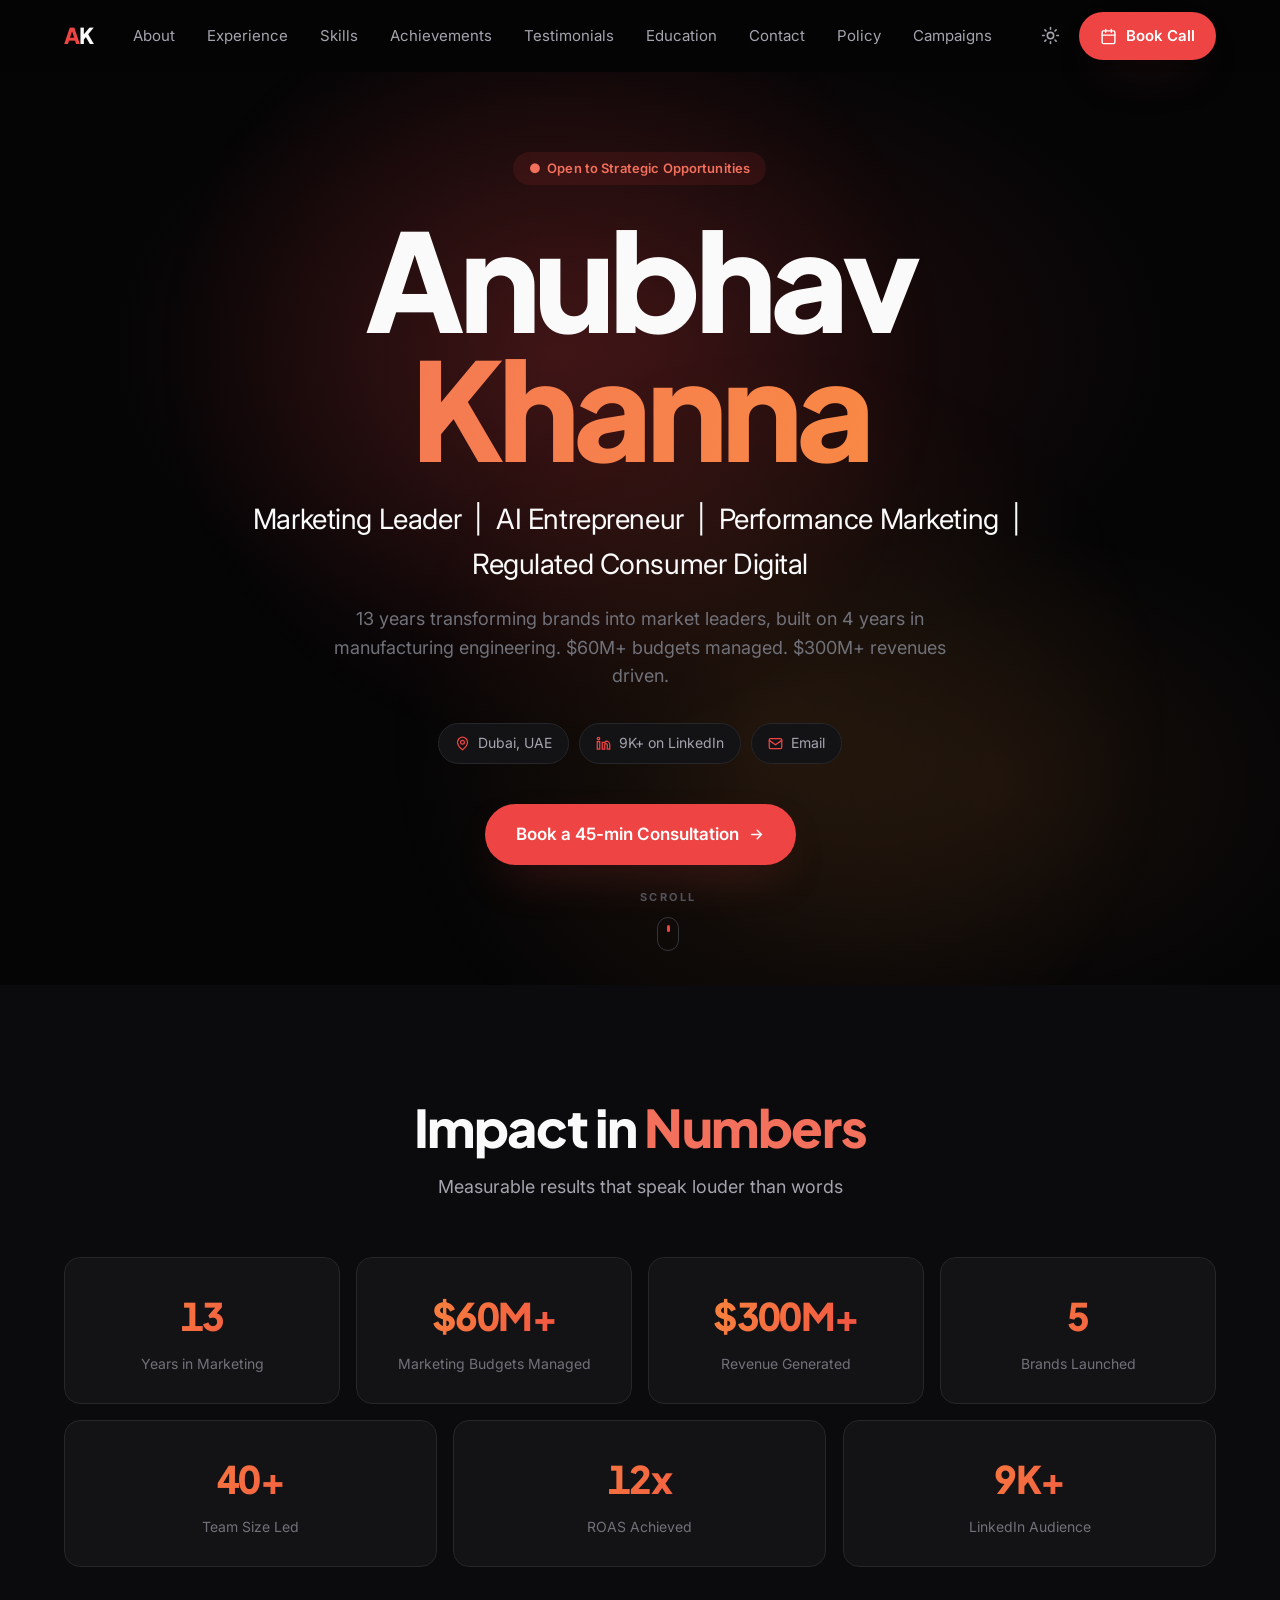
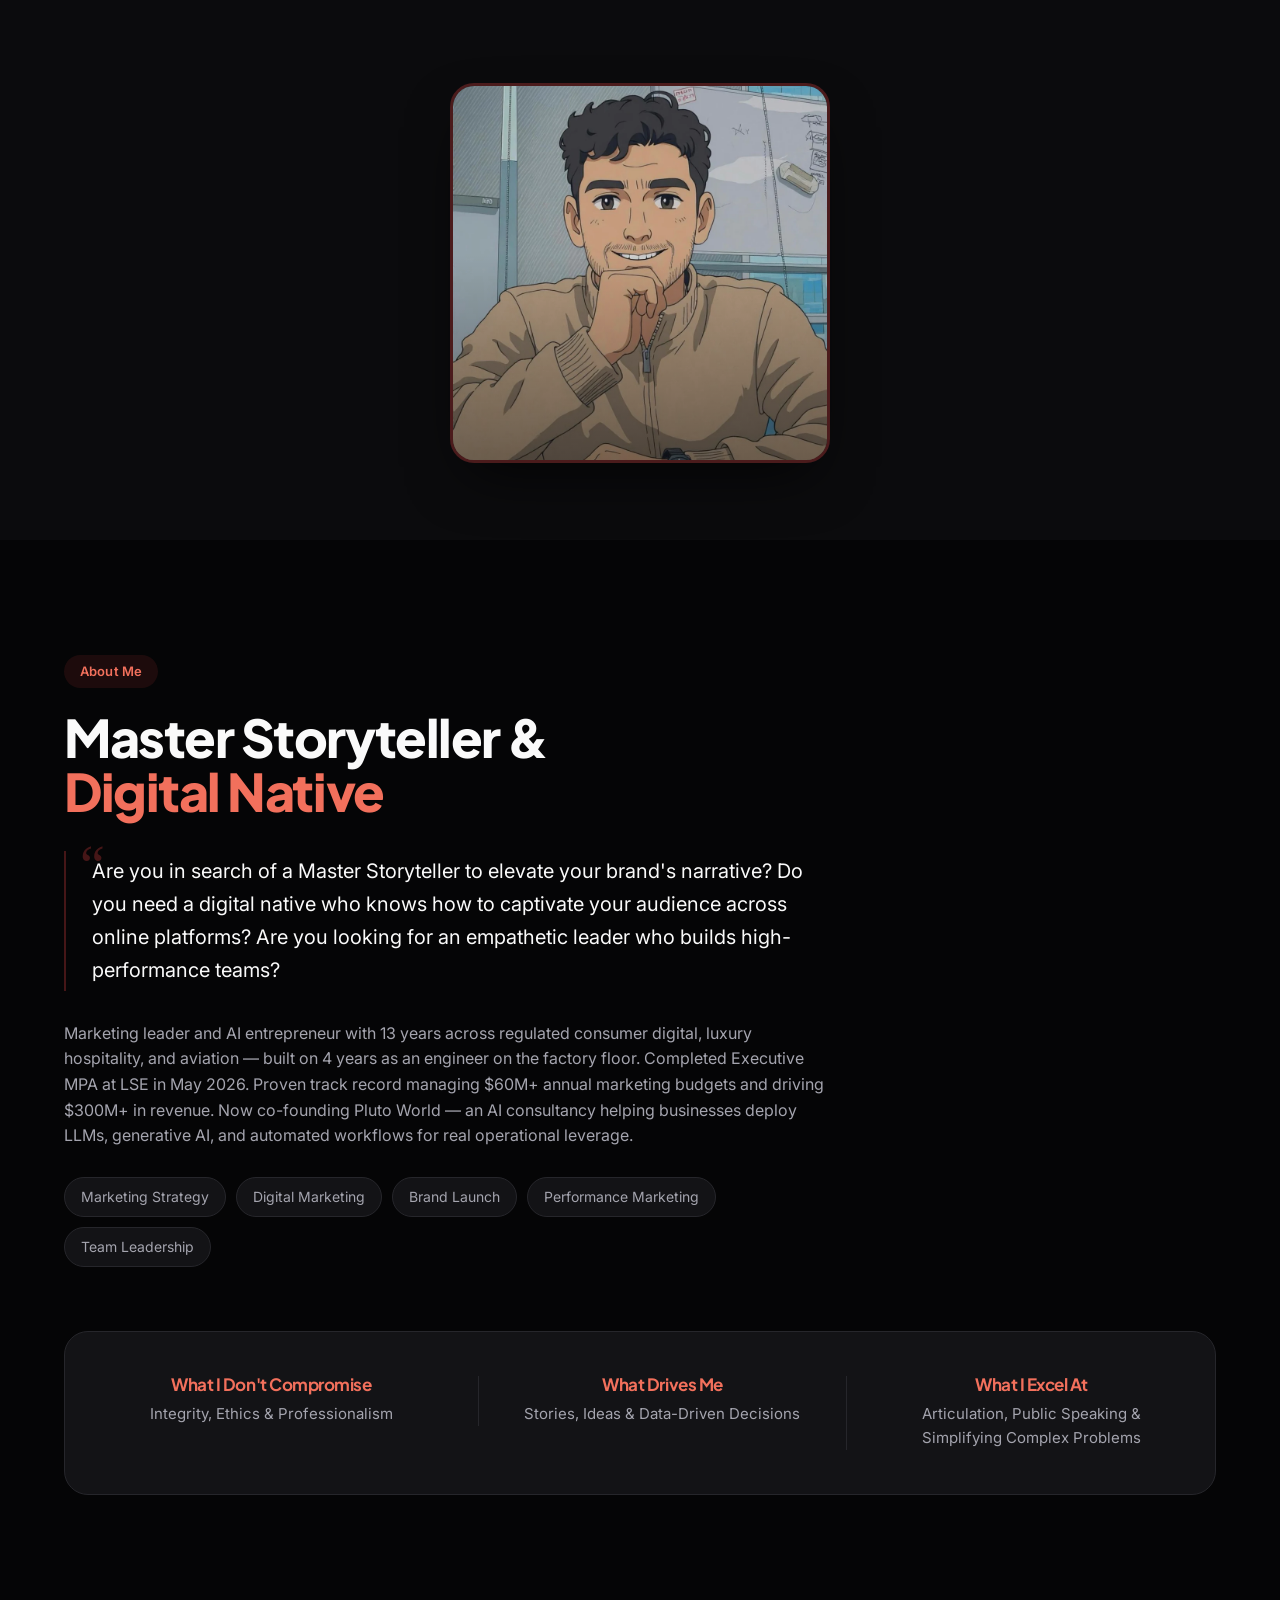
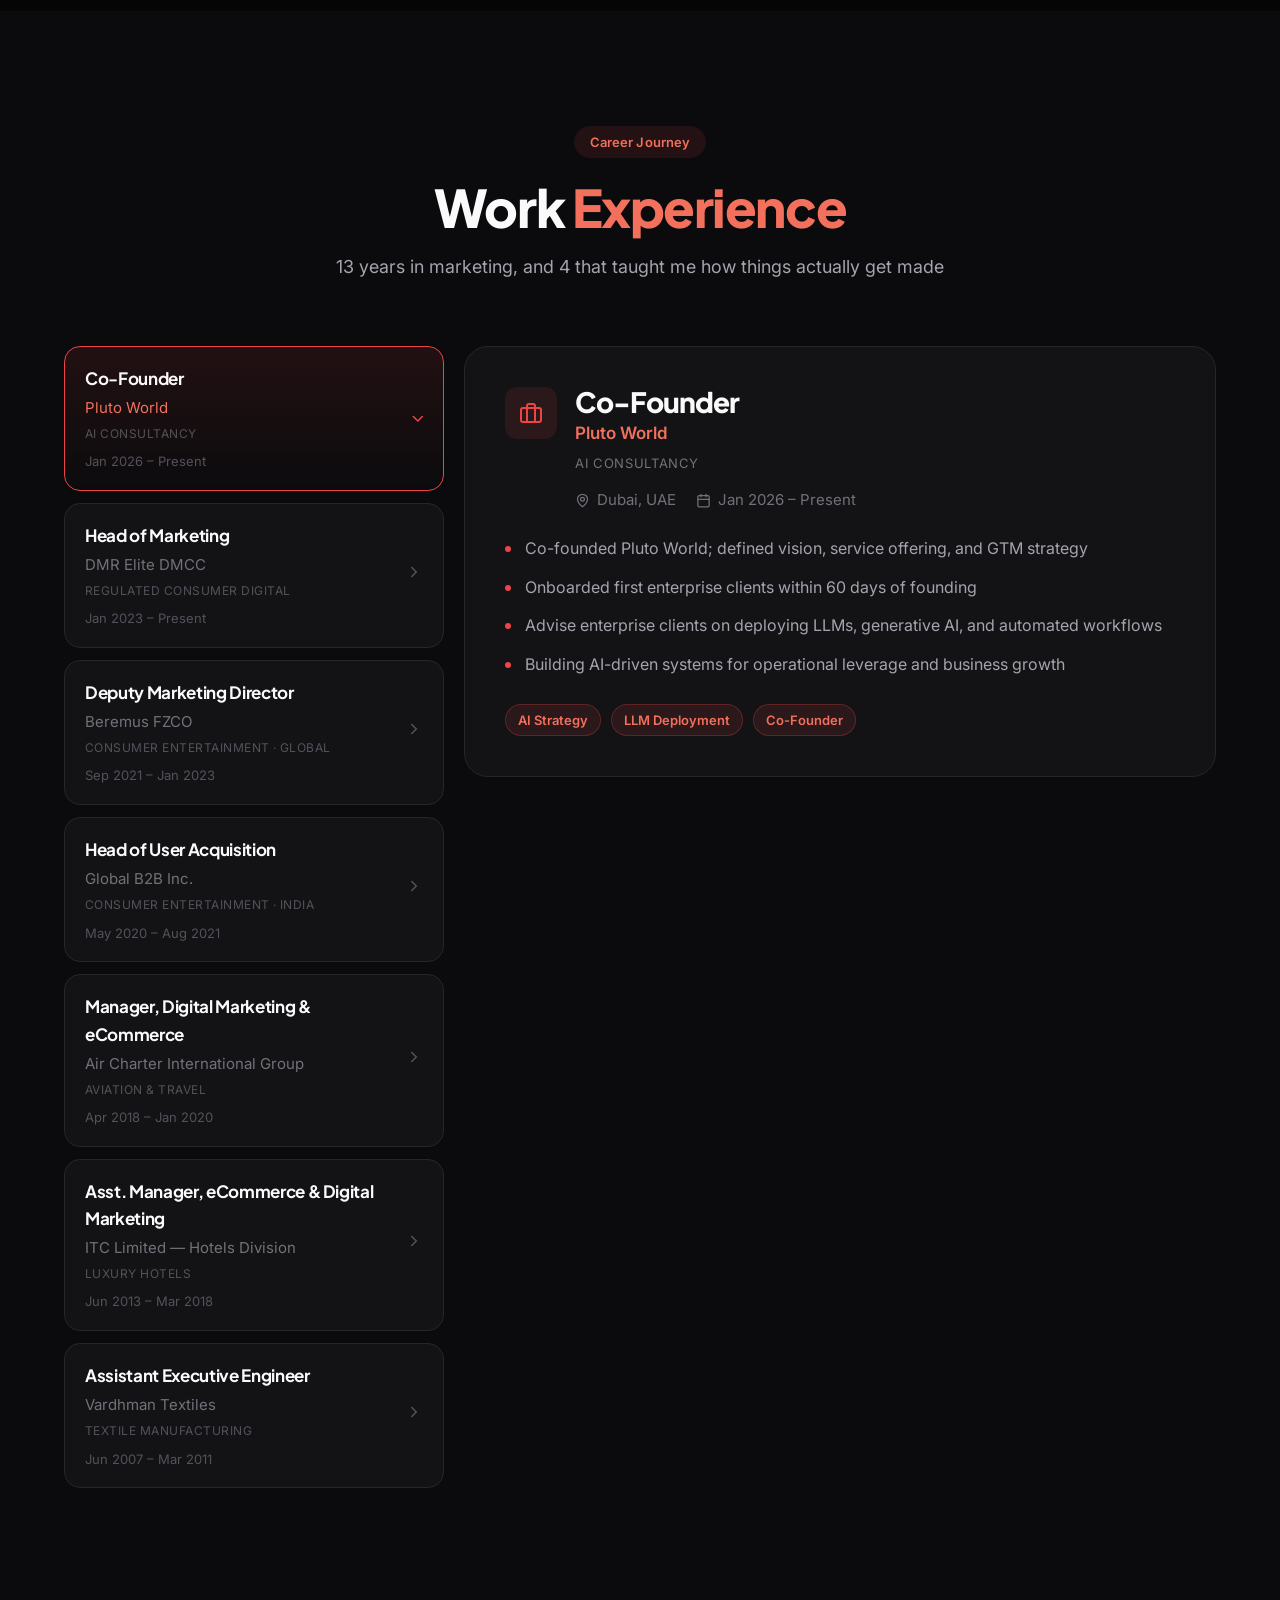
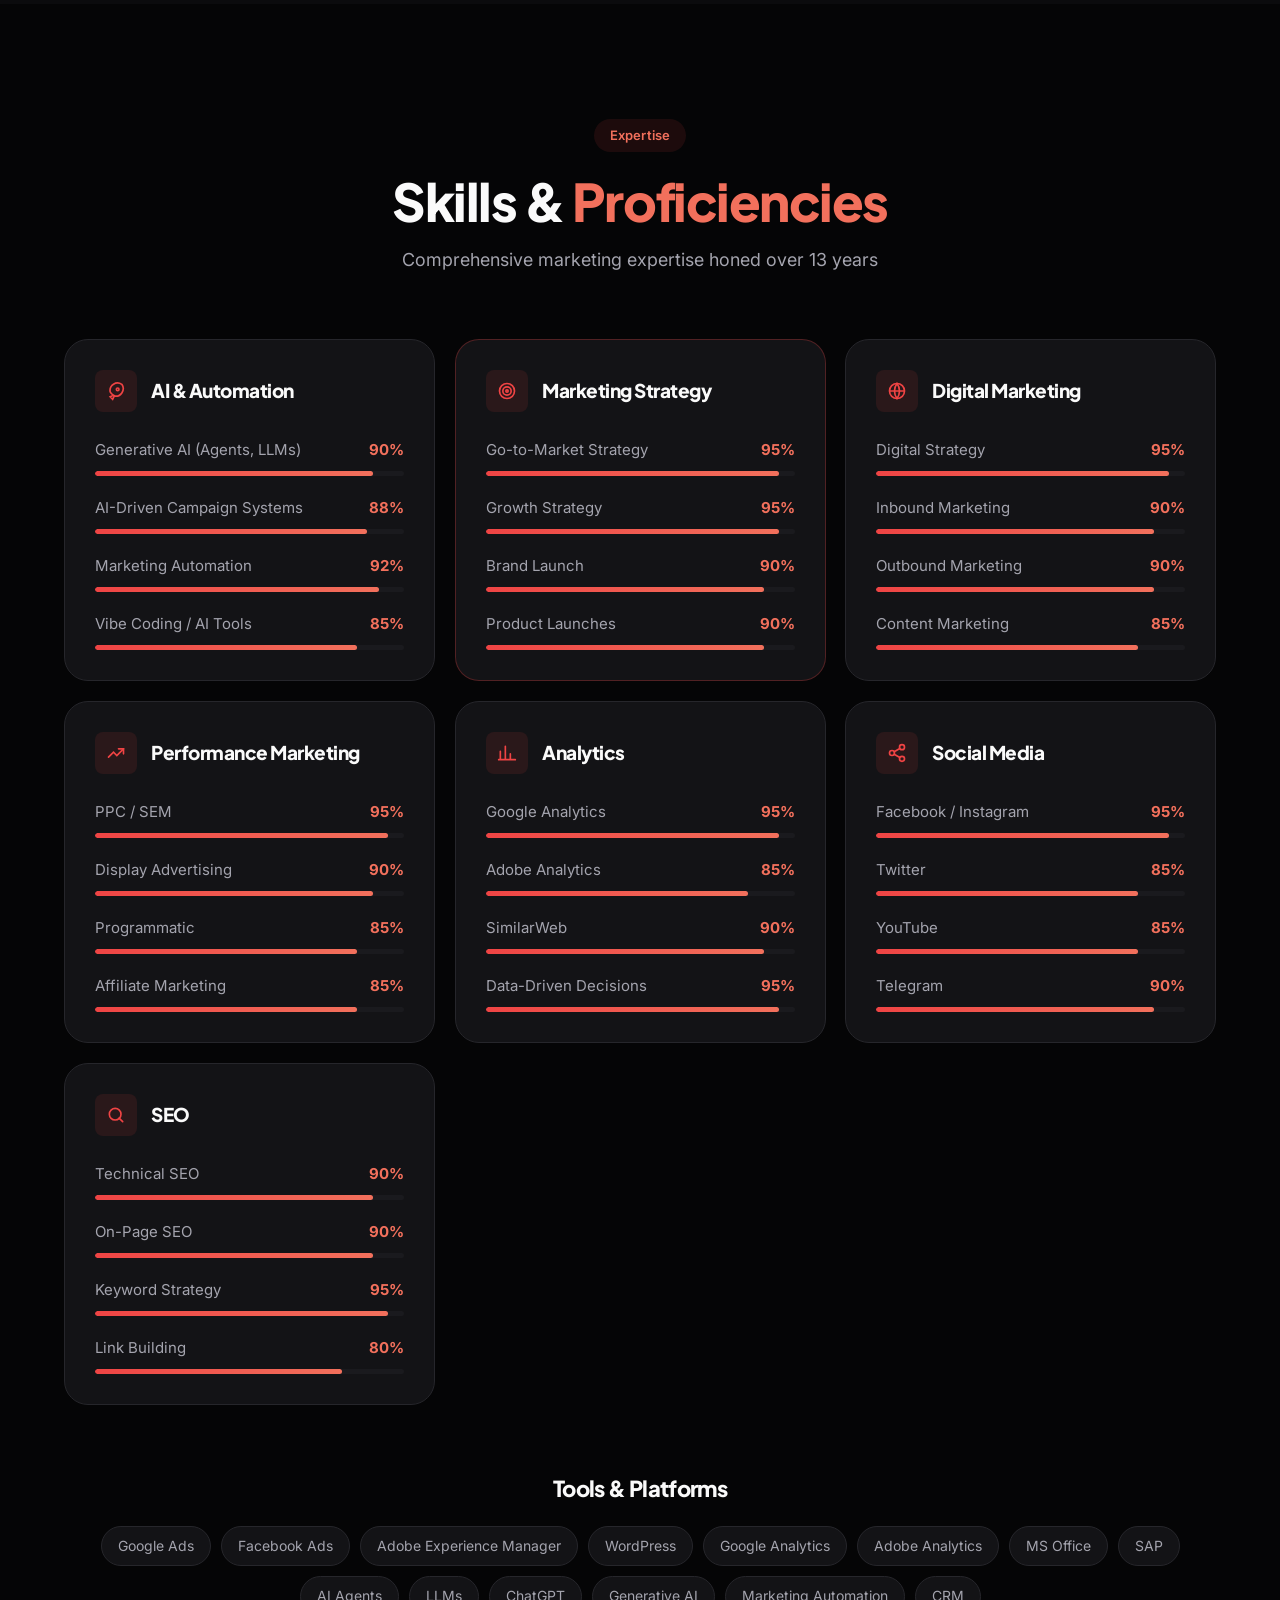
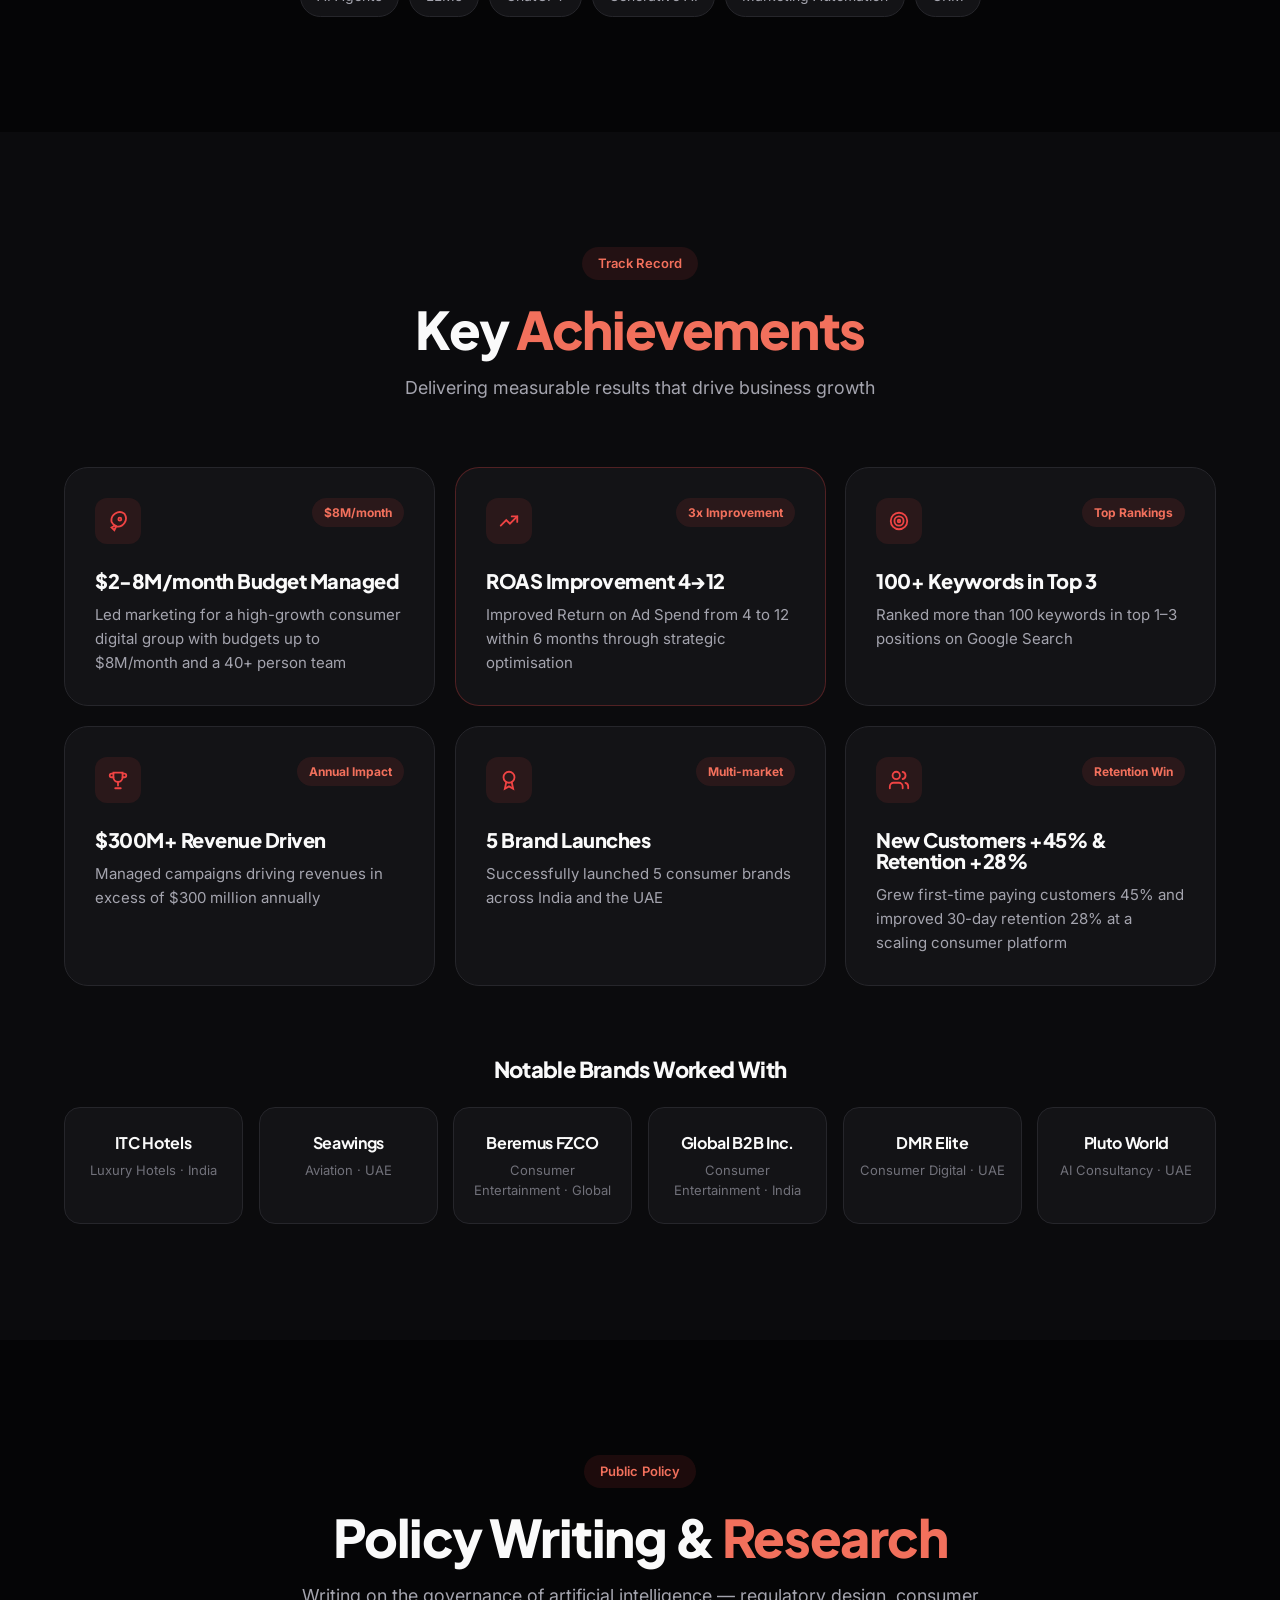
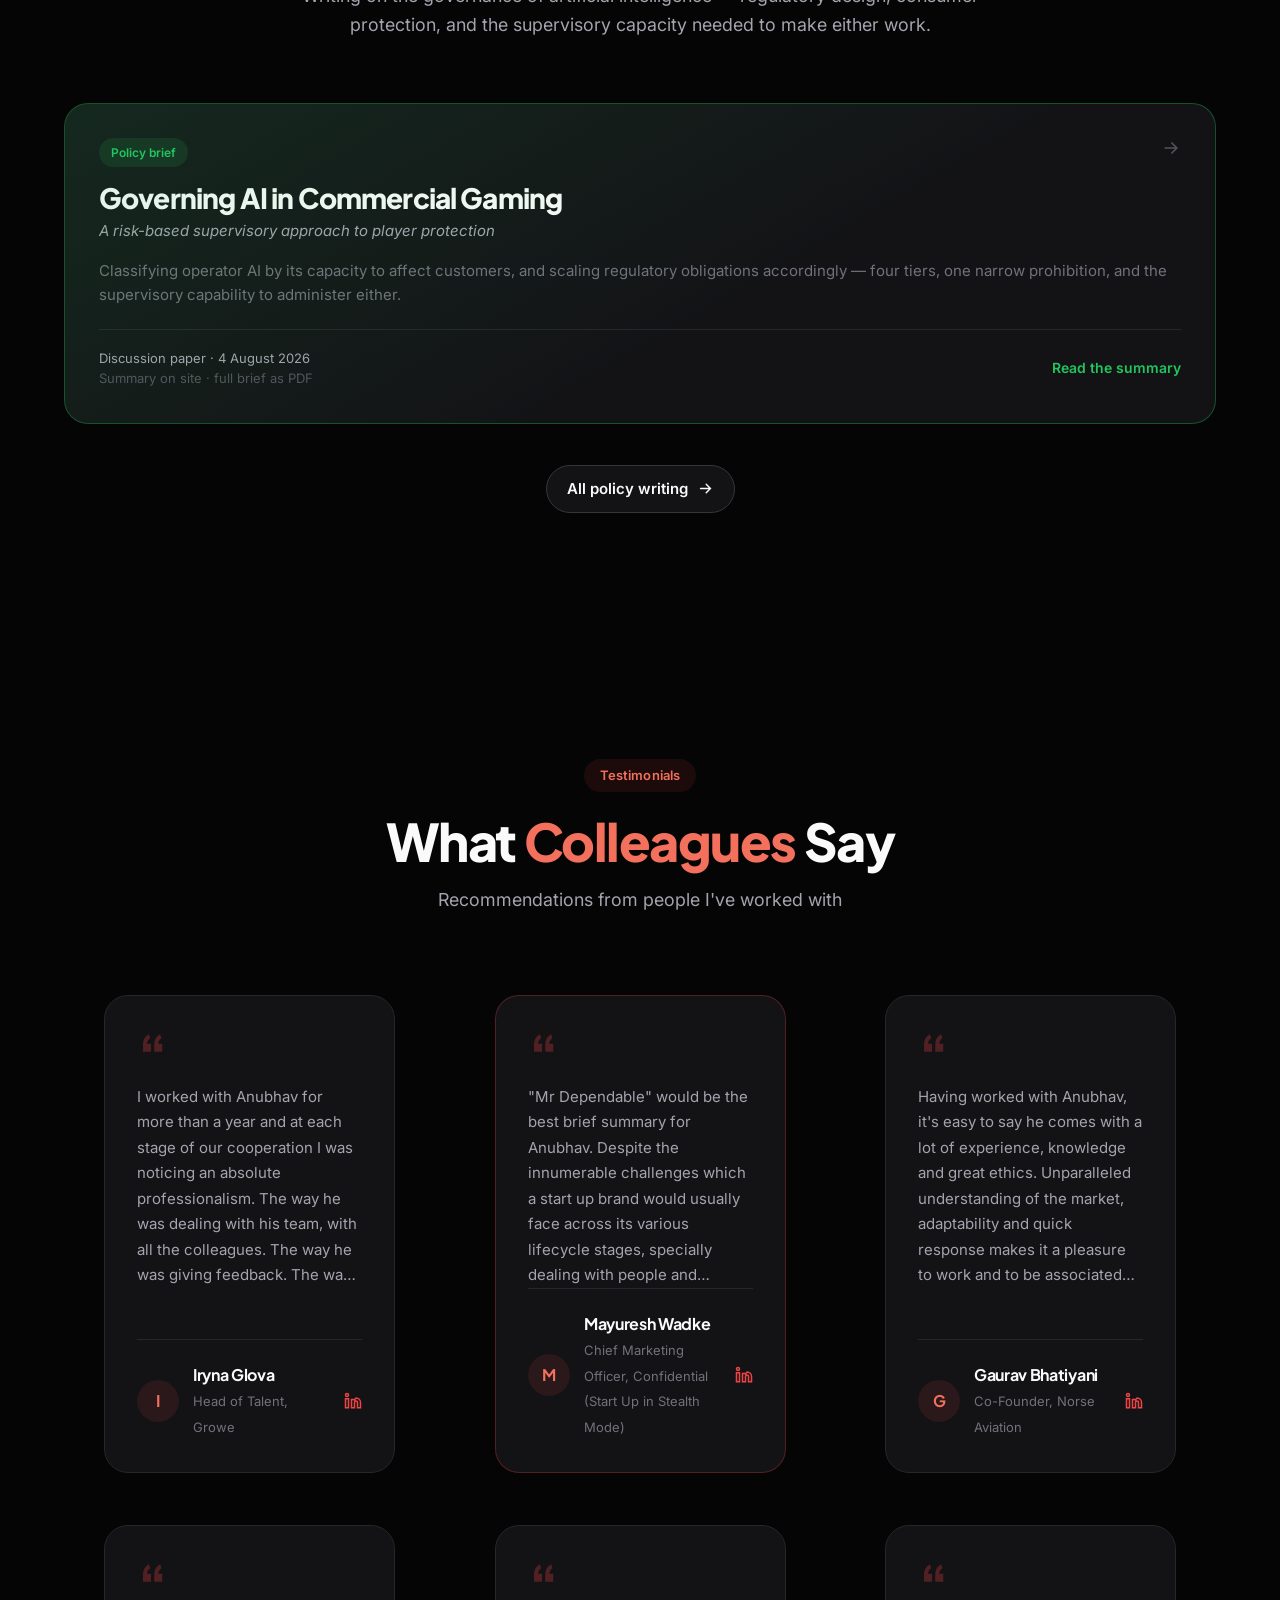
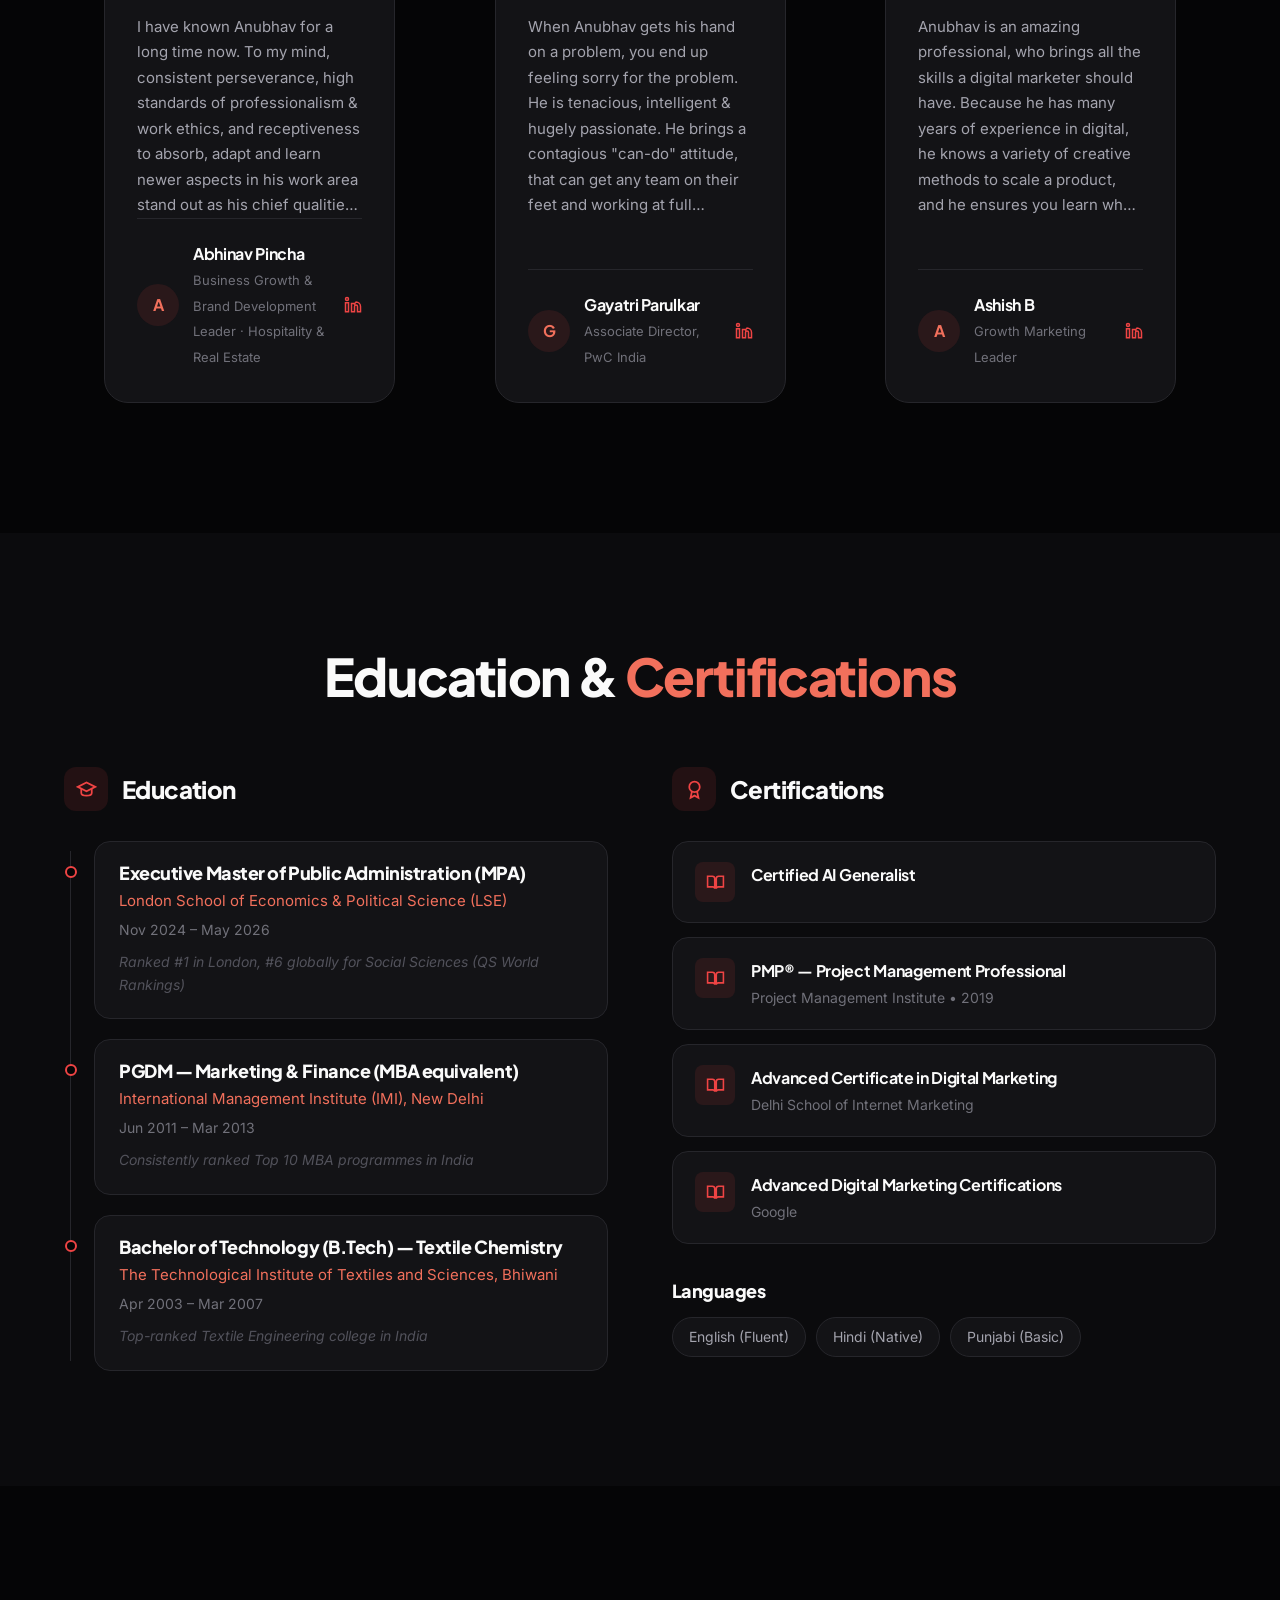
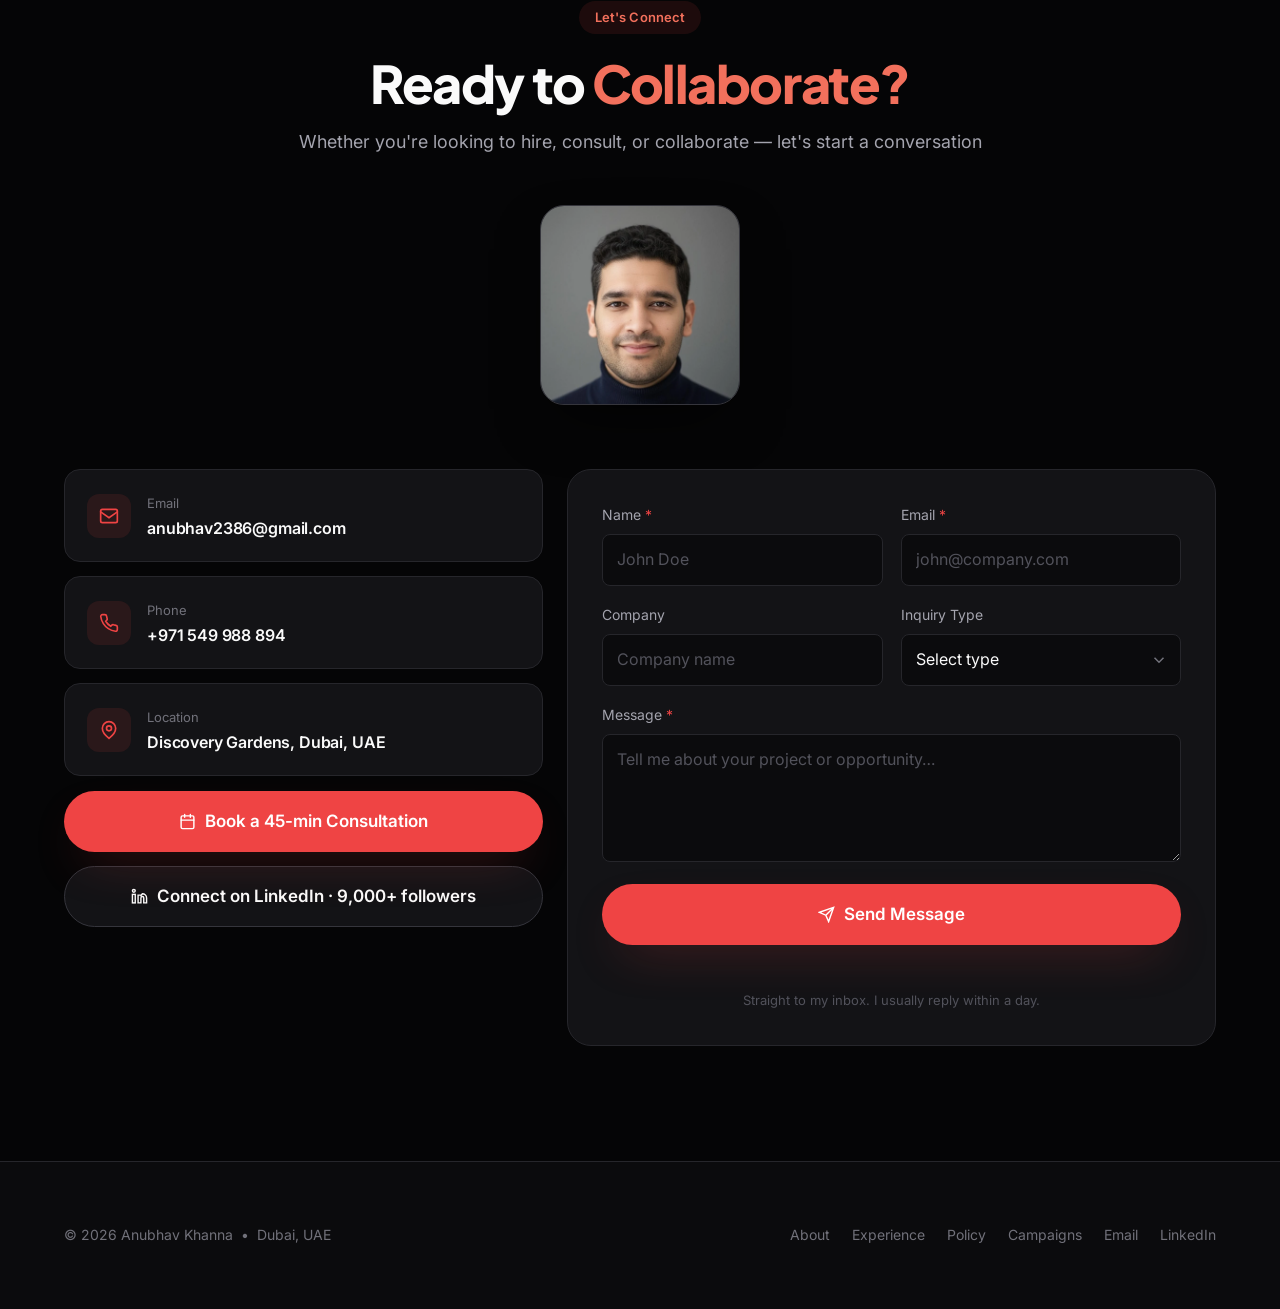
<file: index.html>
<!DOCTYPE html>
<html lang="en" data-theme="dark">
<head>
<meta charset="utf-8">
<meta name="viewport" content="width=device-width, initial-scale=1">
<title>Anubhav Khanna — Marketing Leader &amp; AI Entrepreneur | Dubai</title>
<meta name="description" content="Marketing leader and AI entrepreneur with 13 years across regulated consumer digital, luxury hospitality and aviation, plus 4 years in manufacturing engineering. $60M+ budgets managed, $300M+ revenue driven. Based in Dubai.">
<meta name="author" content="Anubhav Khanna">
<!-- PUBLIC: this page is meant to be found in search. Deliberate. -->
<meta name="robots" content="index, follow">
<link rel="canonical" href="https://anubhavkhanna.com/">

<meta property="og:type" content="website">
<meta property="og:title" content="Anubhav Khanna — Marketing Leader, AI Entrepreneur &amp; Public Policy">
<meta property="og:description" content="13 years in marketing, 4 in manufacturing engineering. $60M+ budgets managed. $300M+ revenues driven.">
<meta property="og:url" content="https://anubhavkhanna.com/">
<meta property="og:image" content="https://anubhavkhanna.com/assets/img/og.png">
<meta name="twitter:card" content="summary_large_image">

<link rel="icon" href="assets/img/favicon.svg" type="image/svg+xml">
<link rel="preconnect" href="https://fonts.googleapis.com">
<link rel="preconnect" href="https://fonts.gstatic.com" crossorigin>
<link href="https://fonts.googleapis.com/css2?family=Inter:wght@400;500;600;700&family=Plus+Jakarta+Sans:wght@700;800&display=swap" rel="stylesheet">
<link rel="stylesheet" href="assets/css/site.css">

<script type="application/ld+json">
{
  "@context": "https://schema.org",
  "@type": "Person",
  "name": "Anubhav Khanna",
  "jobTitle": "Marketing Leader & AI Entrepreneur",
  "email": "anubhav2386@gmail.com",
  "telephone": "+971549988894",
  "address": { "@type": "PostalAddress", "addressLocality": "Dubai", "addressCountry": "AE" },
  "alumniOf": [
    { "@type": "CollegeOrUniversity", "name": "London School of Economics and Political Science" },
    { "@type": "CollegeOrUniversity", "name": "International Management Institute, New Delhi" }
  ],
  "knowsAbout": ["Marketing Strategy", "Performance Marketing", "Generative AI", "Brand Launch", "Growth Marketing"]
}
</script>
</head>
<body>

<a class="skip" href="#main">Skip to content</a>

<!-- icon sprite -->
<svg width="0" height="0" style="position:absolute" aria-hidden="true" focusable="false">
  <defs>
    <g id="i" fill="none" stroke="currentColor" stroke-width="2" stroke-linecap="round" stroke-linejoin="round"></g>
  </defs>
  <symbol id="ic-sun" viewBox="0 0 24 24" fill="none" stroke="currentColor" stroke-width="2" stroke-linecap="round"><circle cx="12" cy="12" r="4"/><path d="M12 2v2M12 20v2M4.9 4.9l1.4 1.4M17.7 17.7l1.4 1.4M2 12h2M20 12h2M6.3 17.7l-1.4 1.4M19.1 4.9l-1.4 1.4"/></symbol>
  <symbol id="ic-moon" viewBox="0 0 24 24" fill="none" stroke="currentColor" stroke-width="2" stroke-linecap="round"><path d="M21 12.8A9 9 0 1 1 11.2 3a7 7 0 0 0 9.8 9.8z"/></symbol>
  <symbol id="ic-calendar" viewBox="0 0 24 24" fill="none" stroke="currentColor" stroke-width="2" stroke-linecap="round"><rect x="3" y="4" width="18" height="18" rx="2"/><path d="M16 2v4M8 2v4M3 10h18"/></symbol>
  <symbol id="ic-menu" viewBox="0 0 24 24" fill="none" stroke="currentColor" stroke-width="2" stroke-linecap="round"><path d="M4 6h16M4 12h16M4 18h16"/></symbol>
  <symbol id="ic-pin" viewBox="0 0 24 24" fill="none" stroke="currentColor" stroke-width="2" stroke-linecap="round"><path d="M20 10c0 6-8 12-8 12s-8-6-8-12a8 8 0 0 1 16 0z"/><circle cx="12" cy="10" r="3"/></symbol>
  <symbol id="ic-linkedin" viewBox="0 0 24 24" fill="none" stroke="currentColor" stroke-width="2" stroke-linecap="round"><path d="M16 8a6 6 0 0 1 6 6v7h-4v-7a2 2 0 0 0-4 0v7h-4v-11h4v1.5A6 6 0 0 1 16 8z"/><rect x="2" y="9" width="4" height="12"/><circle cx="4" cy="4" r="2"/></symbol>
  <symbol id="ic-mail" viewBox="0 0 24 24" fill="none" stroke="currentColor" stroke-width="2" stroke-linecap="round"><rect x="2" y="4" width="20" height="16" rx="2"/><path d="m2 7 10 7 10-7"/></symbol>
  <symbol id="ic-phone" viewBox="0 0 24 24" fill="none" stroke="currentColor" stroke-width="2" stroke-linecap="round"><path d="M22 16.9v3a2 2 0 0 1-2.2 2 19.8 19.8 0 0 1-8.6-3.1 19.5 19.5 0 0 1-6-6A19.8 19.8 0 0 1 2.1 4.2 2 2 0 0 1 4.1 2h3a2 2 0 0 1 2 1.7c.1 1 .4 1.9.7 2.8a2 2 0 0 1-.5 2.1L8.1 9.9a16 16 0 0 0 6 6l1.3-1.3a2 2 0 0 1 2.1-.4c.9.3 1.8.6 2.8.7a2 2 0 0 1 1.7 2z"/></symbol>
  <symbol id="ic-briefcase" viewBox="0 0 24 24" fill="none" stroke="currentColor" stroke-width="2" stroke-linecap="round"><rect x="2" y="7" width="20" height="14" rx="2"/><path d="M16 21V5a2 2 0 0 0-2-2h-4a2 2 0 0 0-2 2v16"/></symbol>
  <symbol id="ic-chevron" viewBox="0 0 24 24" fill="none" stroke="currentColor" stroke-width="2" stroke-linecap="round"><path d="m9 18 6-6-6-6"/></symbol>
  <symbol id="ic-arrow-r" viewBox="0 0 24 24" fill="none" stroke="currentColor" stroke-width="2" stroke-linecap="round"><path d="M5 12h14M13 6l6 6-6 6"/></symbol>
  <symbol id="ic-rocket" viewBox="0 0 24 24" fill="none" stroke="currentColor" stroke-width="2" stroke-linecap="round"><path d="M5 13a9 9 0 0 1 14-9 9 9 0 0 1-9 14l-2 4-3-3 4-2a9 9 0 0 1-4-4z"/><circle cx="14" cy="10" r="1.6"/></symbol>
  <symbol id="ic-target" viewBox="0 0 24 24" fill="none" stroke="currentColor" stroke-width="2"><circle cx="12" cy="12" r="9"/><circle cx="12" cy="12" r="5"/><circle cx="12" cy="12" r="1.4"/></symbol>
  <symbol id="ic-globe" viewBox="0 0 24 24" fill="none" stroke="currentColor" stroke-width="2"><circle cx="12" cy="12" r="9"/><path d="M3 12h18M12 3a15 15 0 0 1 0 18 15 15 0 0 1 0-18z"/></symbol>
  <symbol id="ic-trend" viewBox="0 0 24 24" fill="none" stroke="currentColor" stroke-width="2" stroke-linecap="round"><path d="m3 17 6-6 4 4 8-8"/><path d="M15 7h6v6"/></symbol>
  <symbol id="ic-chart" viewBox="0 0 24 24" fill="none" stroke="currentColor" stroke-width="2" stroke-linecap="round"><path d="M4 20V10M10 20V4M16 20v-7M22 20H2"/></symbol>
  <symbol id="ic-share" viewBox="0 0 24 24" fill="none" stroke="currentColor" stroke-width="2" stroke-linecap="round"><circle cx="18" cy="5" r="3"/><circle cx="6" cy="12" r="3"/><circle cx="18" cy="19" r="3"/><path d="m8.6 13.5 6.8 4M15.4 6.5l-6.8 4"/></symbol>
  <symbol id="ic-search" viewBox="0 0 24 24" fill="none" stroke="currentColor" stroke-width="2" stroke-linecap="round"><circle cx="11" cy="11" r="7"/><path d="m20 20-4.3-4.3"/></symbol>
  <symbol id="ic-trophy" viewBox="0 0 24 24" fill="none" stroke="currentColor" stroke-width="2" stroke-linecap="round"><path d="M7 4h10v5a5 5 0 0 1-10 0V4z"/><path d="M17 5h2a2 2 0 0 1 0 4h-2M7 5H5a2 2 0 0 0 0 4h2M12 14v4M9 21h6"/></symbol>
  <symbol id="ic-award" viewBox="0 0 24 24" fill="none" stroke="currentColor" stroke-width="2" stroke-linecap="round"><circle cx="12" cy="9" r="6"/><path d="m9 14.5-1.5 7L12 19l4.5 2.5L15 14.5"/></symbol>
  <symbol id="ic-users" viewBox="0 0 24 24" fill="none" stroke="currentColor" stroke-width="2" stroke-linecap="round"><path d="M16 21v-2a4 4 0 0 0-4-4H6a4 4 0 0 0-4 4v2"/><circle cx="9" cy="7" r="4"/><path d="M22 21v-2a4 4 0 0 0-3-3.9M16 3.1a4 4 0 0 1 0 7.8"/></symbol>
  <symbol id="ic-cap" viewBox="0 0 24 24" fill="none" stroke="currentColor" stroke-width="2" stroke-linecap="round"><path d="M22 9 12 4 2 9l10 5 10-5z"/><path d="M6 11.5V16c0 1.7 2.7 3 6 3s6-1.3 6-3v-4.5"/></symbol>
  <symbol id="ic-book" viewBox="0 0 24 24" fill="none" stroke="currentColor" stroke-width="2" stroke-linecap="round"><path d="M2 4h6a3 3 0 0 1 3 3v13a2.5 2.5 0 0 0-2.5-2.5H2V4zM22 4h-6a3 3 0 0 0-3 3v13a2.5 2.5 0 0 1 2.5-2.5H22V4z"/></symbol>
  <symbol id="ic-quote" viewBox="0 0 24 24" fill="currentColor"><path d="M9.5 5C6.5 6.6 4.8 9.4 4.8 13v6h6.4v-6.4H8c.1-1.9.9-3.3 2.6-4.4L9.5 5zm9 0c-3 1.6-4.7 4.4-4.7 8v6h6.4v-6.4H17c.1-1.9.9-3.3 2.6-4.4L18.5 5z"/></symbol>
  <symbol id="ic-send" viewBox="0 0 24 24" fill="none" stroke="currentColor" stroke-width="2" stroke-linecap="round"><path d="M22 2 11 13M22 2 15 22l-4-9-9-4 20-7z"/></symbol>
</svg>

<!-- ==================== NAV ==================== -->
<header class="nav">
  <div class="shell nav__inner">
    <a class="nav__logo" href="#top" aria-label="Anubhav Khanna — home"><span>A</span>K</a>

    <nav class="nav__links" aria-label="Sections">
      <a class="nav__link" href="#about">About</a>
      <a class="nav__link" href="#experience">Experience</a>
      <a class="nav__link" href="#skills">Skills</a>
      <a class="nav__link" href="#achievements">Achievements</a>
      <a class="nav__link" href="#testimonials">Testimonials</a>
      <a class="nav__link" href="#education">Education</a>
      <a class="nav__link" href="#contact">Contact</a>
      <a class="nav__link" href="public-policy/">Policy</a>
      <a class="nav__link" href="campaigns/">Campaigns</a>
    </nav>

    <div class="nav__actions">
      <button class="icon-btn theme-toggle" type="button" aria-label="Switch to light theme" aria-pressed="false">
        <svg class="icon-sun" aria-hidden="true"><use href="#ic-sun"></use></svg>
        <svg class="icon-moon" aria-hidden="true"><use href="#ic-moon"></use></svg>
      </button>
      <a class="btn btn--primary" href="#contact"><svg aria-hidden="true"><use href="#ic-calendar"></use></svg>Book Call</a>
      <button class="icon-btn nav__burger" type="button" aria-label="Open menu" aria-expanded="false">
        <svg aria-hidden="true"><use href="#ic-menu"></use></svg>
      </button>
    </div>
  </div>
</header>

<main id="main">
<span id="top"></span>

<!-- ==================== HERO ==================== -->
<section class="hero">
  <div class="hero__glow" aria-hidden="true"></div>
  <div class="shell hero__inner">
    <span class="eyebrow">&#9679;&nbsp; Open to Strategic Opportunities</span>

    <h1 class="hero__title">Anubhav<span>Khanna</span></h1>

    <p class="hero__role">Marketing Leader &nbsp;|&nbsp; AI Entrepreneur &nbsp;|&nbsp; Performance Marketing &nbsp;|&nbsp; Regulated Consumer Digital</p>

    <p class="hero__blurb">13 years transforming brands into market leaders, built on 4 years in manufacturing engineering. $60M+ budgets managed. $300M+ revenues driven.</p>

    <div class="chip-row hero__chips">
      <span class="chip"><svg aria-hidden="true"><use href="#ic-pin"></use></svg>Dubai, UAE</span>
      <a class="chip" href="https://www.linkedin.com/in/anubhav-khanna2386/" target="_blank" rel="noopener"><svg aria-hidden="true"><use href="#ic-linkedin"></use></svg>9K+ on LinkedIn</a>
      <a class="chip" href="mailto:anubhav2386@gmail.com"><svg aria-hidden="true"><use href="#ic-mail"></use></svg>Email</a>
    </div>

    <div class="hero__cta">
      <a class="btn btn--primary btn--lg" href="#contact">Book a 45-min Consultation <svg aria-hidden="true"><use href="#ic-arrow-r"></use></svg></a>
    </div>
  </div>

  <div class="hero__scroll" aria-hidden="true">
    Scroll
    <span class="hero__mouse"></span>
  </div>
</section>

<!-- ==================== STATS ==================== -->
<section class="section section--alt">
  <div class="shell">
    <div class="section__head section__head--center reveal">
      <h2 class="h2">Impact in <span class="accent">Numbers</span></h2>
      <p class="section__sub">Measurable results that speak louder than words</p>
    </div>

    <div class="stats__grid reveal">
      <div class="stat"><div class="stat__num">13</div><div class="stat__label">Years in Marketing</div></div>
      <div class="stat"><div class="stat__num">$60M+</div><div class="stat__label">Marketing Budgets Managed</div></div>
      <div class="stat"><div class="stat__num">$300M+</div><div class="stat__label">Revenue Generated</div></div>
      <div class="stat"><div class="stat__num">5</div><div class="stat__label">Brands Launched</div></div>
      <div class="stat"><div class="stat__num">40+</div><div class="stat__label">Team Size Led</div></div>
      <div class="stat"><div class="stat__num">12x</div><div class="stat__label">ROAS Achieved</div></div>
      <div class="stat"><div class="stat__num">9K+</div><div class="stat__label">LinkedIn Audience</div></div>
    </div>
  </div>
</section>

<!-- ==================== PORTRAIT ==================== -->
<section class="portrait section--alt">
  <div class="portrait__frame reveal">
    <img src="assets/img/anime-portrait.webp"
         alt="Illustrated portrait of Anubhav Khanna" width="380" height="380" loading="lazy">
  </div>
</section>

<!-- ==================== ABOUT ==================== -->
<section class="section" id="about">
  <div class="shell">
    <div class="about__col reveal">
        <span class="eyebrow">About Me</span>
        <h2 class="h2" style="margin-top:22px">Master Storyteller &amp;<br><span class="accent">Digital Native</span></h2>

        <blockquote class="quote">
          Are you in search of a Master Storyteller to elevate your brand's narrative? Do you need a digital native who knows how to captivate your audience across online platforms? Are you looking for an empathetic leader who builds high-performance teams?
        </blockquote>

        <p class="about__body">
          Marketing leader and AI entrepreneur with 13 years across regulated consumer digital, luxury hospitality, and aviation &mdash; built on 4 years as an engineer on the factory floor. Completed Executive MPA at LSE in May 2026. Proven track record managing $60M+ annual marketing budgets and driving $300M+ in revenue. Now co-founding Pluto World — an AI consultancy helping businesses deploy LLMs, generative AI, and automated workflows for real operational leverage.
        </p>

        <div class="chip-row about__tags">
          <span class="chip">Marketing Strategy</span>
          <span class="chip">Digital Marketing</span>
          <span class="chip">Brand Launch</span>
          <span class="chip">Performance Marketing</span>
          <span class="chip">Team Leadership</span>
        </div>
    </div>

    <div class="values reveal">
      <div>
        <h3 class="value__title">What I Don't Compromise</h3>
        <p class="value__text">Integrity, Ethics &amp; Professionalism</p>
      </div>
      <div>
        <h3 class="value__title">What Drives Me</h3>
        <p class="value__text">Stories, Ideas &amp; Data-Driven Decisions</p>
      </div>
      <div>
        <h3 class="value__title">What I Excel At</h3>
        <p class="value__text">Articulation, Public Speaking &amp; Simplifying Complex Problems</p>
      </div>
    </div>
  </div>
</section>

<!-- ==================== EXPERIENCE ==================== -->
<section class="section section--alt" id="experience">
  <div class="shell">
    <div class="section__head section__head--center reveal">
      <span class="eyebrow">Career Journey</span>
      <h2 class="h2" style="margin-top:22px">Work <span class="accent">Experience</span></h2>
      <p class="section__sub">13 years in marketing, and 4 that taught me how things actually get made</p>
    </div>

    <div class="xp__grid">
      <div class="xp__list reveal" role="tablist" aria-label="Roles" aria-orientation="vertical">
        <button class="xp__item" type="button" role="tab" id="xt-1" aria-controls="xp-1" aria-selected="true">
          <span class="xp__role">Co-Founder</span>
          <span class="xp__org">Pluto World</span>
          <span class="xp__label">AI Consultancy</span>
          <span class="xp__dates">Jan 2026 &ndash; Present</span>
          <span class="xp__caret" aria-hidden="true"><svg><use href="#ic-chevron"></use></svg></span>
        </button>
        <button class="xp__item" type="button" role="tab" id="xt-2" aria-controls="xp-2" aria-selected="false">
          <span class="xp__role">Head of Marketing</span>
          <span class="xp__org">DMR Elite DMCC</span>
          <span class="xp__label">Regulated Consumer Digital</span>
          <span class="xp__dates">Jan 2023 &ndash; Present</span>
          <span class="xp__caret" aria-hidden="true"><svg><use href="#ic-chevron"></use></svg></span>
        </button>
        <button class="xp__item" type="button" role="tab" id="xt-3" aria-controls="xp-3" aria-selected="false">
          <span class="xp__role">Deputy Marketing Director</span>
          <span class="xp__org">Beremus FZCO</span>
          <span class="xp__label">Consumer Entertainment &middot; Global</span>
          <span class="xp__dates">Sep 2021 &ndash; Jan 2023</span>
          <span class="xp__caret" aria-hidden="true"><svg><use href="#ic-chevron"></use></svg></span>
        </button>
        <button class="xp__item" type="button" role="tab" id="xt-4" aria-controls="xp-4" aria-selected="false">
          <span class="xp__role">Head of User Acquisition</span>
          <span class="xp__org">Global B2B Inc.</span>
          <span class="xp__label">Consumer Entertainment &middot; India</span>
          <span class="xp__dates">May 2020 &ndash; Aug 2021</span>
          <span class="xp__caret" aria-hidden="true"><svg><use href="#ic-chevron"></use></svg></span>
        </button>
        <button class="xp__item" type="button" role="tab" id="xt-5" aria-controls="xp-5" aria-selected="false">
          <span class="xp__role">Manager, Digital Marketing &amp; eCommerce</span>
          <span class="xp__org">Air Charter International Group</span>
          <span class="xp__label">Aviation &amp; Travel</span>
          <span class="xp__dates">Apr 2018 &ndash; Jan 2020</span>
          <span class="xp__caret" aria-hidden="true"><svg><use href="#ic-chevron"></use></svg></span>
        </button>
        <button class="xp__item" type="button" role="tab" id="xt-6" aria-controls="xp-6" aria-selected="false">
          <span class="xp__role">Asst. Manager, eCommerce &amp; Digital Marketing</span>
          <span class="xp__org">ITC Limited &mdash; Hotels Division</span>
          <span class="xp__label">Luxury Hotels</span>
          <span class="xp__dates">Jun 2013 &ndash; Mar 2018</span>
          <span class="xp__caret" aria-hidden="true"><svg><use href="#ic-chevron"></use></svg></span>
        </button>
        <button class="xp__item" type="button" role="tab" id="xt-7" aria-controls="xp-7" aria-selected="false">
          <span class="xp__role">Assistant Executive Engineer</span>
          <span class="xp__org">Vardhman Textiles</span>
          <span class="xp__label">Textile Manufacturing</span>
          <span class="xp__dates">Jun 2007 &ndash; Mar 2011</span>
          <span class="xp__caret" aria-hidden="true"><svg><use href="#ic-chevron"></use></svg></span>
        </button>
      </div>

      <div class="reveal">
        <!-- 1 -->
        <div class="xp__panel" id="xp-1" role="tabpanel" aria-labelledby="xt-1">
          <div class="xp__head">
            <span class="xp__icon" aria-hidden="true"><svg><use href="#ic-briefcase"></use></svg></span>
            <div>
              <h3>Co-Founder</h3>
              <p class="xp__panel-org">Pluto World</p>
              <p class="xp__panel-label">AI Consultancy</p>
              <p class="xp__meta">
                <span><svg aria-hidden="true"><use href="#ic-pin"></use></svg>Dubai, UAE</span>
                <span><svg aria-hidden="true"><use href="#ic-calendar"></use></svg>Jan 2026 &ndash; Present</span>
              </p>
            </div>
          </div>
          <ul class="xp__bullets">
            <li>Co-founded Pluto World; defined vision, service offering, and GTM strategy</li>
            <li>Onboarded first enterprise clients within 60 days of founding</li>
            <li>Advise enterprise clients on deploying LLMs, generative AI, and automated workflows</li>
            <li>Building AI-driven systems for operational leverage and business growth</li>
          </ul>
          <div class="chip-row xp__chips">
            <span class="tag">AI Strategy</span><span class="tag">LLM Deployment</span><span class="tag">Co-Founder</span>
          </div>
        </div>

        <!-- 2 -->
        <div class="xp__panel" id="xp-2" role="tabpanel" aria-labelledby="xt-2" hidden>
          <div class="xp__head">
            <span class="xp__icon" aria-hidden="true"><svg><use href="#ic-briefcase"></use></svg></span>
            <div>
              <h3>Head of Marketing</h3>
              <p class="xp__panel-org">DMR Elite DMCC</p>
              <p class="xp__panel-label">Regulated Consumer Digital</p>
              <p class="xp__meta">
                <span><svg aria-hidden="true"><use href="#ic-pin"></use></svg>Dubai, UAE</span>
                <span><svg aria-hidden="true"><use href="#ic-calendar"></use></svg>Jan 2023 &ndash; Present</span>
              </p>
            </div>
          </div>
          <ul class="xp__bullets">
            <li>Built marketing team from scratch — 15+ hires; reduced agency dependency by 60%</li>
            <li>Grew first-time paying customers 45% in 6 months across paid search, programmatic, social, and affiliate</li>
            <li>Implemented AI-driven campaign optimisation on Google &amp; Meta; reduced CPA by 35%</li>
            <li>Led lifecycle marketing and VIP retention; improved 30-day customer retention by 28%</li>
            <li>Owned full MarTech stack: CRM, automation, attribution, and analytics platforms</li>
            <li>Oversaw SEO, OOH, sponsorships, and event campaigns (IPL, Premier League, UFC)</li>
          </ul>
          <div class="chip-row xp__chips">
            <span class="tag">$1-2M/month budget</span><span class="tag">New customers +45%</span><span class="tag">CPA -35%</span>
          </div>
        </div>

        <!-- 3 -->
        <div class="xp__panel" id="xp-3" role="tabpanel" aria-labelledby="xt-3" hidden>
          <div class="xp__head">
            <span class="xp__icon" aria-hidden="true"><svg><use href="#ic-briefcase"></use></svg></span>
            <div>
              <h3>Deputy Marketing Director</h3>
              <p class="xp__panel-org">Beremus FZCO</p>
              <p class="xp__panel-label">Consumer Entertainment &middot; Global</p>
              <p class="xp__meta">
                <span><svg aria-hidden="true"><use href="#ic-pin"></use></svg>Dubai, UAE</span>
                <span><svg aria-hidden="true"><use href="#ic-calendar"></use></svg>Sep 2021 &ndash; Jan 2023</span>
              </p>
            </div>
          </div>
          <ul class="xp__bullets">
            <li>Senior marketing leadership at one of the category's largest global consumer brands</li>
            <li>Grew new paying customers by 40% over 12 months via integrated digital, ATL/BTL, OOH, and sponsorships</li>
            <li>Managed 200+ affiliate partners; improved net revenue contribution by 22%</li>
            <li>Created the brand&rsquo;s flagship Hindi-language tagline — multi-channel campaign reaching 50M+ impressions</li>
          </ul>
          <div class="chip-row xp__chips">
            <span class="tag">New customers +40%</span><span class="tag">200+ affiliates</span><span class="tag">Net revenue +22%</span>
          </div>
        </div>

        <!-- 4 -->
        <div class="xp__panel" id="xp-4" role="tabpanel" aria-labelledby="xt-4" hidden>
          <div class="xp__head">
            <span class="xp__icon" aria-hidden="true"><svg><use href="#ic-briefcase"></use></svg></span>
            <div>
              <h3>Head of User Acquisition</h3>
              <p class="xp__panel-org">Global B2B Inc.</p>
              <p class="xp__panel-label">Consumer Entertainment &middot; India</p>
              <p class="xp__meta">
                <span><svg aria-hidden="true"><use href="#ic-pin"></use></svg>Dubai, UAE</span>
                <span><svg aria-hidden="true"><use href="#ic-calendar"></use></svg>May 2020 &ndash; Aug 2021</span>
              </p>
            </div>
          </div>
          <ul class="xp__bullets">
            <li>Improved ROAS from 4x to 12x in 6 months; reduced cost per new paying customer by 30% YoY</li>
            <li>Grew organic traffic by 110%, ranking 100+ keywords in top 1&ndash;3 Google positions</li>
            <li>Launched a culturally native Hindi-language brand campaign — 35% uplift in brand search volume</li>
            <li>Managed £1.7M annual paid media budget across all digital channels</li>
          </ul>
          <div class="chip-row xp__chips">
            <span class="tag">ROAS 4&rarr;12</span><span class="tag">CPA -30%</span><span class="tag">£1.7M budget</span>
          </div>
        </div>

        <!-- 5 -->
        <div class="xp__panel" id="xp-5" role="tabpanel" aria-labelledby="xt-5" hidden>
          <div class="xp__head">
            <span class="xp__icon" aria-hidden="true"><svg><use href="#ic-briefcase"></use></svg></span>
            <div>
              <h3>Manager, Digital Marketing &amp; eCommerce</h3>
              <p class="xp__panel-org">Air Charter International Group</p>
              <p class="xp__panel-label">Aviation &amp; Travel</p>
              <p class="xp__meta">
                <span><svg aria-hidden="true"><use href="#ic-pin"></use></svg>Dubai, UAE</span>
                <span><svg aria-hidden="true"><use href="#ic-calendar"></use></svg>Apr 2018 &ndash; Jan 2020</span>
              </p>
            </div>
          </div>
          <ul class="xp__bullets">
            <li>Seawings brand re-launch — 1M+ views, 100% traffic increase, 60% growth in direct bookings</li>
            <li>Achieved 8x ROI on paid search campaigns</li>
            <li>Lifted social engagement from 5% to 14%; doubled TripAdvisor reviews</li>
            <li>Launched mobile-optimised websites for 3 brands</li>
          </ul>
          <div class="chip-row xp__chips">
            <span class="tag">8x ROI</span><span class="tag">Traffic +100%</span><span class="tag">Bookings +60%</span>
          </div>
        </div>

        <!-- 6 -->
        <div class="xp__panel" id="xp-6" role="tabpanel" aria-labelledby="xt-6" hidden>
          <div class="xp__head">
            <span class="xp__icon" aria-hidden="true"><svg><use href="#ic-briefcase"></use></svg></span>
            <div>
              <h3>Asst. Manager, eCommerce &amp; Digital Marketing</h3>
              <p class="xp__panel-org">ITC Limited &mdash; Hotels Division</p>
              <p class="xp__panel-label">Luxury Hotels</p>
              <p class="xp__meta">
                <span><svg aria-hidden="true"><use href="#ic-pin"></use></svg>Gurgaon, India</span>
                <span><svg aria-hidden="true"><use href="#ic-calendar"></use></svg>Jun 2013 &ndash; Mar 2018</span>
              </p>
            </div>
          </div>
          <ul class="xp__bullets">
            <li>Drove INR 27 Cr (USD $4M) in annual online revenue — 30%+ YoY growth</li>
            <li>Made brand website the highest-revenue direct booking channel</li>
            <li>Led end-to-end AEM platform migration across 10 new luxury hotel launches — on time and within budget</li>
          </ul>
          <div class="chip-row xp__chips">
            <span class="tag">$4M revenue</span><span class="tag">30%+ YoY</span><span class="tag">AEM migration</span>
          </div>
        </div>

        <!-- 7 -->
        <div class="xp__panel" id="xp-7" role="tabpanel" aria-labelledby="xt-7" hidden>
          <div class="xp__head">
            <span class="xp__icon" aria-hidden="true"><svg><use href="#ic-briefcase"></use></svg></span>
            <div>
              <h3>Assistant Executive Engineer</h3>
              <p class="xp__panel-org">Vardhman Textiles</p>
              <p class="xp__panel-label">Textile Manufacturing</p>
              <p class="xp__meta">
                <span><svg aria-hidden="true"><use href="#ic-pin"></use></svg>Baddi, India</span>
                <span><svg aria-hidden="true"><use href="#ic-calendar"></use></svg>Jun 2007 &ndash; Mar 2011</span>
              </p>
            </div>
          </div>
          <ul class="xp__bullets">
            <li>Led technical officers and shop-floor staff to hit daily production targets across continuous processing of 45 lakh metres per month</li>
            <li>Owned inventory control and raw-material planning for the processing line</li>
            <li>Ran Total Productive Maintenance (TPM) and Quality Circle projects, with day-to-day technical troubleshooting on the floor</li>
          </ul>
          <div class="chip-row xp__chips">
            <span class="tag">45 lakh m/month</span><span class="tag">TPM</span><span class="tag">Quality Circle</span>
          </div>
        </div>
      </div>
    </div>
  </div>
</section>

<!-- ==================== SKILLS ==================== -->
<section class="section" id="skills">
  <div class="shell">
    <div class="section__head section__head--center reveal">
      <span class="eyebrow">Expertise</span>
      <h2 class="h2" style="margin-top:22px">Skills &amp; <span class="accent">Proficiencies</span></h2>
      <p class="section__sub">Comprehensive marketing expertise honed over 13 years</p>
    </div>

    <div class="skills__grid">
      <div class="skillcard reveal">
        <div class="skillcard__head"><span class="skillcard__icon" aria-hidden="true"><svg><use href="#ic-rocket"></use></svg></span><h3>AI &amp; Automation</h3></div>
        <div class="bar"><div class="bar__top"><span class="bar__name">Generative AI (Agents, LLMs)</span><span class="bar__val">90%</span></div><div class="bar__track"><div class="bar__fill" style="--w:90%"></div></div></div>
        <div class="bar"><div class="bar__top"><span class="bar__name">AI-Driven Campaign Systems</span><span class="bar__val">88%</span></div><div class="bar__track"><div class="bar__fill" style="--w:88%"></div></div></div>
        <div class="bar"><div class="bar__top"><span class="bar__name">Marketing Automation</span><span class="bar__val">92%</span></div><div class="bar__track"><div class="bar__fill" style="--w:92%"></div></div></div>
        <div class="bar"><div class="bar__top"><span class="bar__name">Vibe Coding / AI Tools</span><span class="bar__val">85%</span></div><div class="bar__track"><div class="bar__fill" style="--w:85%"></div></div></div>
      </div>

      <div class="skillcard reveal" style="border-color:var(--accent-line)">
        <div class="skillcard__head"><span class="skillcard__icon" aria-hidden="true"><svg><use href="#ic-target"></use></svg></span><h3>Marketing Strategy</h3></div>
        <div class="bar"><div class="bar__top"><span class="bar__name">Go-to-Market Strategy</span><span class="bar__val">95%</span></div><div class="bar__track"><div class="bar__fill" style="--w:95%"></div></div></div>
        <div class="bar"><div class="bar__top"><span class="bar__name">Growth Strategy</span><span class="bar__val">95%</span></div><div class="bar__track"><div class="bar__fill" style="--w:95%"></div></div></div>
        <div class="bar"><div class="bar__top"><span class="bar__name">Brand Launch</span><span class="bar__val">90%</span></div><div class="bar__track"><div class="bar__fill" style="--w:90%"></div></div></div>
        <div class="bar"><div class="bar__top"><span class="bar__name">Product Launches</span><span class="bar__val">90%</span></div><div class="bar__track"><div class="bar__fill" style="--w:90%"></div></div></div>
      </div>

      <div class="skillcard reveal">
        <div class="skillcard__head"><span class="skillcard__icon" aria-hidden="true"><svg><use href="#ic-globe"></use></svg></span><h3>Digital Marketing</h3></div>
        <div class="bar"><div class="bar__top"><span class="bar__name">Digital Strategy</span><span class="bar__val">95%</span></div><div class="bar__track"><div class="bar__fill" style="--w:95%"></div></div></div>
        <div class="bar"><div class="bar__top"><span class="bar__name">Inbound Marketing</span><span class="bar__val">90%</span></div><div class="bar__track"><div class="bar__fill" style="--w:90%"></div></div></div>
        <div class="bar"><div class="bar__top"><span class="bar__name">Outbound Marketing</span><span class="bar__val">90%</span></div><div class="bar__track"><div class="bar__fill" style="--w:90%"></div></div></div>
        <div class="bar"><div class="bar__top"><span class="bar__name">Content Marketing</span><span class="bar__val">85%</span></div><div class="bar__track"><div class="bar__fill" style="--w:85%"></div></div></div>
      </div>

      <div class="skillcard reveal">
        <div class="skillcard__head"><span class="skillcard__icon" aria-hidden="true"><svg><use href="#ic-trend"></use></svg></span><h3>Performance Marketing</h3></div>
        <div class="bar"><div class="bar__top"><span class="bar__name">PPC / SEM</span><span class="bar__val">95%</span></div><div class="bar__track"><div class="bar__fill" style="--w:95%"></div></div></div>
        <div class="bar"><div class="bar__top"><span class="bar__name">Display Advertising</span><span class="bar__val">90%</span></div><div class="bar__track"><div class="bar__fill" style="--w:90%"></div></div></div>
        <div class="bar"><div class="bar__top"><span class="bar__name">Programmatic</span><span class="bar__val">85%</span></div><div class="bar__track"><div class="bar__fill" style="--w:85%"></div></div></div>
        <div class="bar"><div class="bar__top"><span class="bar__name">Affiliate Marketing</span><span class="bar__val">85%</span></div><div class="bar__track"><div class="bar__fill" style="--w:85%"></div></div></div>
      </div>

      <div class="skillcard reveal">
        <div class="skillcard__head"><span class="skillcard__icon" aria-hidden="true"><svg><use href="#ic-chart"></use></svg></span><h3>Analytics</h3></div>
        <div class="bar"><div class="bar__top"><span class="bar__name">Google Analytics</span><span class="bar__val">95%</span></div><div class="bar__track"><div class="bar__fill" style="--w:95%"></div></div></div>
        <div class="bar"><div class="bar__top"><span class="bar__name">Adobe Analytics</span><span class="bar__val">85%</span></div><div class="bar__track"><div class="bar__fill" style="--w:85%"></div></div></div>
        <div class="bar"><div class="bar__top"><span class="bar__name">SimilarWeb</span><span class="bar__val">90%</span></div><div class="bar__track"><div class="bar__fill" style="--w:90%"></div></div></div>
        <div class="bar"><div class="bar__top"><span class="bar__name">Data-Driven Decisions</span><span class="bar__val">95%</span></div><div class="bar__track"><div class="bar__fill" style="--w:95%"></div></div></div>
      </div>

      <div class="skillcard reveal">
        <div class="skillcard__head"><span class="skillcard__icon" aria-hidden="true"><svg><use href="#ic-share"></use></svg></span><h3>Social Media</h3></div>
        <div class="bar"><div class="bar__top"><span class="bar__name">Facebook / Instagram</span><span class="bar__val">95%</span></div><div class="bar__track"><div class="bar__fill" style="--w:95%"></div></div></div>
        <div class="bar"><div class="bar__top"><span class="bar__name">Twitter</span><span class="bar__val">85%</span></div><div class="bar__track"><div class="bar__fill" style="--w:85%"></div></div></div>
        <div class="bar"><div class="bar__top"><span class="bar__name">YouTube</span><span class="bar__val">85%</span></div><div class="bar__track"><div class="bar__fill" style="--w:85%"></div></div></div>
        <div class="bar"><div class="bar__top"><span class="bar__name">Telegram</span><span class="bar__val">90%</span></div><div class="bar__track"><div class="bar__fill" style="--w:90%"></div></div></div>
      </div>

      <div class="skillcard reveal">
        <div class="skillcard__head"><span class="skillcard__icon" aria-hidden="true"><svg><use href="#ic-search"></use></svg></span><h3>SEO</h3></div>
        <div class="bar"><div class="bar__top"><span class="bar__name">Technical SEO</span><span class="bar__val">90%</span></div><div class="bar__track"><div class="bar__fill" style="--w:90%"></div></div></div>
        <div class="bar"><div class="bar__top"><span class="bar__name">On-Page SEO</span><span class="bar__val">90%</span></div><div class="bar__track"><div class="bar__fill" style="--w:90%"></div></div></div>
        <div class="bar"><div class="bar__top"><span class="bar__name">Keyword Strategy</span><span class="bar__val">95%</span></div><div class="bar__track"><div class="bar__fill" style="--w:95%"></div></div></div>
        <div class="bar"><div class="bar__top"><span class="bar__name">Link Building</span><span class="bar__val">80%</span></div><div class="bar__track"><div class="bar__fill" style="--w:80%"></div></div></div>
      </div>
    </div>

    <div class="tools reveal">
      <h3>Tools &amp; Platforms</h3>
      <div class="chip-row chip-row--center">
        <span class="chip">Google Ads</span><span class="chip">Facebook Ads</span><span class="chip">Adobe Experience Manager</span>
        <span class="chip">WordPress</span><span class="chip">Google Analytics</span><span class="chip">Adobe Analytics</span>
        <span class="chip">MS Office</span><span class="chip">SAP</span><span class="chip">AI Agents</span>
        <span class="chip">LLMs</span><span class="chip">ChatGPT</span><span class="chip">Generative AI</span>
        <span class="chip">Marketing Automation</span><span class="chip">CRM</span>
      </div>
    </div>
  </div>
</section>

<!-- ==================== ACHIEVEMENTS ==================== -->
<section class="section section--alt" id="achievements">
  <div class="shell">
    <div class="section__head section__head--center reveal">
      <span class="eyebrow">Track Record</span>
      <h2 class="h2" style="margin-top:22px">Key <span class="accent">Achievements</span></h2>
      <p class="section__sub">Delivering measurable results that drive business growth</p>
    </div>

    <div class="ach__grid">
      <div class="ach reveal">
        <div class="ach__top"><span class="ach__icon" aria-hidden="true"><svg><use href="#ic-rocket"></use></svg></span><span class="ach__badge">$8M/month</span></div>
        <h3>$2-8M/month Budget Managed</h3>
        <p>Led marketing for a high-growth consumer digital group with budgets up to $8M/month and a 40+ person team</p>
      </div>
      <div class="ach reveal" style="border-color:var(--accent-line)">
        <div class="ach__top"><span class="ach__icon" aria-hidden="true"><svg><use href="#ic-trend"></use></svg></span><span class="ach__badge">3x Improvement</span></div>
        <h3>ROAS Improvement 4&rarr;12</h3>
        <p>Improved Return on Ad Spend from 4 to 12 within 6 months through strategic optimisation</p>
      </div>
      <div class="ach reveal">
        <div class="ach__top"><span class="ach__icon" aria-hidden="true"><svg><use href="#ic-target"></use></svg></span><span class="ach__badge">Top Rankings</span></div>
        <h3>100+ Keywords in Top 3</h3>
        <p>Ranked more than 100 keywords in top 1&ndash;3 positions on Google Search</p>
      </div>
      <div class="ach reveal">
        <div class="ach__top"><span class="ach__icon" aria-hidden="true"><svg><use href="#ic-trophy"></use></svg></span><span class="ach__badge">Annual Impact</span></div>
        <h3>$300M+ Revenue Driven</h3>
        <p>Managed campaigns driving revenues in excess of $300 million annually</p>
      </div>
      <div class="ach reveal">
        <div class="ach__top"><span class="ach__icon" aria-hidden="true"><svg><use href="#ic-award"></use></svg></span><span class="ach__badge">Multi-market</span></div>
        <h3>5 Brand Launches</h3>
        <p>Successfully launched 5 consumer brands across India and the UAE</p>
      </div>
      <div class="ach reveal">
        <div class="ach__top"><span class="ach__icon" aria-hidden="true"><svg><use href="#ic-users"></use></svg></span><span class="ach__badge">Retention Win</span></div>
        <h3>New Customers +45% &amp; Retention +28%</h3>
        <p>Grew first-time paying customers 45% and improved 30-day retention 28% at a scaling consumer platform</p>
      </div>
    </div>

    <div class="brands reveal">
      <h3>Notable Brands Worked With</h3>
      <div class="brands__grid">
        <div class="brand"><div class="brand__name">ITC Hotels</div><div class="brand__cat">Luxury Hotels &middot; India</div></div>
        <div class="brand"><div class="brand__name">Seawings</div><div class="brand__cat">Aviation &middot; UAE</div></div>
        <div class="brand"><div class="brand__name">Beremus FZCO</div><div class="brand__cat">Consumer Entertainment &middot; Global</div></div>
        <div class="brand"><div class="brand__name">Global B2B Inc.</div><div class="brand__cat">Consumer Entertainment &middot; India</div></div>
        <div class="brand"><div class="brand__name">DMR Elite</div><div class="brand__cat">Consumer Digital &middot; UAE</div></div>
        <div class="brand"><div class="brand__name">Pluto World</div><div class="brand__cat">AI Consultancy &middot; UAE</div></div>
      </div>
    </div>
  </div>
</section>

<!-- ==================== PUBLIC POLICY ==================== -->
<section class="section" id="policy">
  <div class="shell">
    <div class="section__head section__head--center reveal">
      <span class="eyebrow">Public Policy</span>
      <h2 class="h2" style="margin-top:22px">Policy Writing &amp; <span class="accent">Research</span></h2>
      <p class="section__sub">Writing on the governance of artificial intelligence &mdash; regulatory design, consumer protection, and the supervisory capacity needed to make either work.</p>
    </div>

    <div class="tiles">

      <a class="tile camp reveal" data-accent="green" href="public-policy/governing-ai-in-commercial-gaming/">
        <div class="tile__body">
          <div class="tile__top">
            <span class="tile__cat">Policy brief</span>
            <span class="tile__arrow" aria-hidden="true"><svg><use href="#ic-arrow-r"></use></svg></span>
          </div>
          <h3 style="margin:16px 0 0;font-size:clamp(1.375rem,2.4vw,1.75rem);letter-spacing:-.03em">Governing AI in Commercial Gaming</h3>
          <p class="tile__sub">A risk-based supervisory approach to player protection</p>
          <p class="tile__desc">Classifying operator AI by its capacity to affect customers, and scaling regulatory obligations accordingly &mdash; four tiers, one narrow prohibition, and the supervisory capability to administer either.</p>
          <div class="tile__foot">
            <div>
              <div class="tile__org">Discussion paper &middot; 4 August 2026</div>
              <div class="tile__role">Summary on site &middot; full brief as PDF</div>
            </div>
            <span class="tile__cta">Read the summary</span>
          </div>
        </div>
      </a>

    </div>

    <p style="margin-top:40px;text-align:center">
      <a class="btn btn--outline" href="public-policy/">All policy writing<svg aria-hidden="true"><use href="#ic-arrow-r"></use></svg></a>
    </p>
  </div>
</section>

<!-- ==================== TESTIMONIALS ==================== -->
<section class="section" id="testimonials">
  <div class="shell">
    <div class="section__head section__head--center reveal">
      <span class="eyebrow">Testimonials</span>
      <h2 class="h2" style="margin-top:22px">What <span class="accent">Colleagues</span> Say</h2>
      <p class="section__sub">Recommendations from people I've worked with</p>
    </div>

    <div class="tmz__grid">
      <figure class="tmz reveal">
        <span class="tmz__mark" aria-hidden="true"><svg><use href="#ic-quote"></use></svg></span>
        <blockquote class="tmz__quote">I worked with Anubhav for more than a year and at each stage of our cooperation I was noticing an absolute professionalism. The way he was dealing with his team, with all the colleagues. The way he was giving feedback. The way he motivated the team. We conducted a lot of interviews for forming his team and everything was so structured from his side. Clear and inspiring. Anubhav is the person you can always rely on. Very responsible and always "hands on". Asked feedback from his team as well: great mentor and best manager. Hope to cooperate in future again!</blockquote>
        <button class="tmz__more" type="button">Read more</button>
        <figcaption class="tmz__person">
          <span class="avatar" aria-hidden="true">I</span>
          <span><span class="tmz__name">Iryna Glova</span><br><span class="tmz__title">Head of Talent, Growe</span></span>
          <span class="tmz__li" aria-hidden="true"><svg><use href="#ic-linkedin"></use></svg></span>
        </figcaption>
      </figure>

      <figure class="tmz reveal" style="border-color:var(--accent-line)">
        <span class="tmz__mark" aria-hidden="true"><svg><use href="#ic-quote"></use></svg></span>
        <blockquote class="tmz__quote">"Mr Dependable" would be the best brief summary for Anubhav. Despite the innumerable challenges which a start up brand would usually face across its various lifecycle stages, specially dealing with people and environment from different work cultures and languages, Anubhav could sail thru them &hellip; unfazed. He not only is a guru wrt to his digital knowledge and strategies but also a 'Guru'/mentor to his subordinates, guiding and mentoring them thru.</blockquote>
        <button class="tmz__more" type="button">Read more</button>
        <figcaption class="tmz__person">
          <span class="avatar" aria-hidden="true">M</span>
          <span><span class="tmz__name">Mayuresh Wadke</span><br><span class="tmz__title">Chief Marketing Officer, Confidential (Start Up in Stealth Mode)</span></span>
          <span class="tmz__li" aria-hidden="true"><svg><use href="#ic-linkedin"></use></svg></span>
        </figcaption>
      </figure>

      <figure class="tmz reveal">
        <span class="tmz__mark" aria-hidden="true"><svg><use href="#ic-quote"></use></svg></span>
        <blockquote class="tmz__quote">Having worked with Anubhav, it's easy to say he comes with a lot of experience, knowledge and great ethics. Unparalleled understanding of the market, adaptability and quick response makes it a pleasure to work and to be associated with.</blockquote>
        <button class="tmz__more" type="button">Read more</button>
        <figcaption class="tmz__person">
          <span class="avatar" aria-hidden="true">G</span>
          <span><span class="tmz__name">Gaurav Bhatiyani</span><br><span class="tmz__title">Co-Founder, Norse Aviation</span></span>
          <span class="tmz__li" aria-hidden="true"><svg><use href="#ic-linkedin"></use></svg></span>
        </figcaption>
      </figure>

      <figure class="tmz reveal">
        <span class="tmz__mark" aria-hidden="true"><svg><use href="#ic-quote"></use></svg></span>
        <blockquote class="tmz__quote">I have known Anubhav for a long time now. To my mind, consistent perseverance, high standards of professionalism &amp; work ethics, and receptiveness to absorb, adapt and learn newer aspects in his work area stand out as his chief qualities. To add to it, he is very focused &amp; result oriented. Undoubtedly, he is and will be an asset to any team that he associates himself with. I wish him all the very best in his current &amp; future endeavors. Best!</blockquote>
        <button class="tmz__more" type="button">Read more</button>
        <figcaption class="tmz__person">
          <span class="avatar" aria-hidden="true">A</span>
          <span><span class="tmz__name">Abhinav Pincha</span><br><span class="tmz__title">Business Growth &amp; Brand Development Leader &middot; Hospitality &amp; Real Estate</span></span>
          <span class="tmz__li" aria-hidden="true"><svg><use href="#ic-linkedin"></use></svg></span>
        </figcaption>
      </figure>

      <figure class="tmz reveal">
        <span class="tmz__mark" aria-hidden="true"><svg><use href="#ic-quote"></use></svg></span>
        <blockquote class="tmz__quote">When Anubhav gets his hand on a problem, you end up feeling sorry for the problem. He is tenacious, intelligent &amp; hugely passionate. He brings a contagious "can-do" attitude, that can get any team on their feet and working at full capacity. He is a fantastic professional &amp; incredible person. I highly recommend him.</blockquote>
        <button class="tmz__more" type="button">Read more</button>
        <figcaption class="tmz__person">
          <span class="avatar" aria-hidden="true">G</span>
          <span><span class="tmz__name">Gayatri Parulkar</span><br><span class="tmz__title">Associate Director, PwC India</span></span>
          <span class="tmz__li" aria-hidden="true"><svg><use href="#ic-linkedin"></use></svg></span>
        </figcaption>
      </figure>

      <figure class="tmz reveal">
        <span class="tmz__mark" aria-hidden="true"><svg><use href="#ic-quote"></use></svg></span>
        <blockquote class="tmz__quote">Anubhav is an amazing professional, who brings all the skills a digital marketer should have. Because he has many years of experience in digital, he knows a variety of creative methods to scale a product, and he ensures you learn what you need to. His calming personality makes you feel completely comfortable, even when you're making mistakes. He is always encouraging and positive. I was lucky to report to Anubhav, a manager who's not only interested in the company's bottom line, but also in his teams' professional growth.</blockquote>
        <button class="tmz__more" type="button">Read more</button>
        <figcaption class="tmz__person">
          <span class="avatar" aria-hidden="true">A</span>
          <span><span class="tmz__name">Ashish B</span><br><span class="tmz__title">Growth Marketing Leader</span></span>
          <span class="tmz__li" aria-hidden="true"><svg><use href="#ic-linkedin"></use></svg></span>
        </figcaption>
      </figure>
    </div>
  </div>
</section>

<!-- ==================== EDUCATION ==================== -->
<section class="section section--alt" id="education">
  <div class="shell">
    <div class="section__head section__head--center reveal">
      <h2 class="h2">Education &amp; <span class="accent">Certifications</span></h2>
    </div>

    <div class="edu__grid">
      <div class="reveal">
        <div class="edu__head">
          <span class="edu__icon" aria-hidden="true"><svg><use href="#ic-cap"></use></svg></span>
          <h3>Education</h3>
        </div>
        <div class="timeline">
          <div class="tl">
            <h4>Executive Master of Public Administration (MPA)</h4>
            <p class="tl__org">London School of Economics &amp; Political Science (LSE)</p>
            <p class="tl__dates">Nov 2024 &ndash; May 2026</p>
            <p class="tl__note">Ranked #1 in London, #6 globally for Social Sciences (QS World Rankings)</p>
          </div>
          <div class="tl">
            <h4>PGDM — Marketing &amp; Finance (MBA equivalent)</h4>
            <p class="tl__org">International Management Institute (IMI), New Delhi</p>
            <p class="tl__dates">Jun 2011 &ndash; Mar 2013</p>
            <p class="tl__note">Consistently ranked Top 10 MBA programmes in India</p>
          </div>
          <div class="tl">
            <h4>Bachelor of Technology (B.Tech) — Textile Chemistry</h4>
            <p class="tl__org">The Technological Institute of Textiles and Sciences, Bhiwani</p>
            <p class="tl__dates">Apr 2003 &ndash; Mar 2007</p>
            <p class="tl__note">Top-ranked Textile Engineering college in India</p>
          </div>
        </div>
      </div>

      <div class="reveal">
        <div class="edu__head">
          <span class="edu__icon" aria-hidden="true"><svg><use href="#ic-award"></use></svg></span>
          <h3>Certifications</h3>
        </div>
        <div class="certs">
          <div class="cert">
            <span class="cert__icon" aria-hidden="true"><svg><use href="#ic-book"></use></svg></span>
            <div><div class="cert__name">Certified AI Generalist</div></div>
          </div>
          <div class="cert">
            <span class="cert__icon" aria-hidden="true"><svg><use href="#ic-book"></use></svg></span>
            <div><div class="cert__name">PMP&reg; — Project Management Professional</div><div class="cert__by">Project Management Institute &bull; 2019</div></div>
          </div>
          <div class="cert">
            <span class="cert__icon" aria-hidden="true"><svg><use href="#ic-book"></use></svg></span>
            <div><div class="cert__name">Advanced Certificate in Digital Marketing</div><div class="cert__by">Delhi School of Internet Marketing</div></div>
          </div>
          <div class="cert">
            <span class="cert__icon" aria-hidden="true"><svg><use href="#ic-book"></use></svg></span>
            <div><div class="cert__name">Advanced Digital Marketing Certifications</div><div class="cert__by">Google</div></div>
          </div>
        </div>

        <div class="langs">
          <h4>Languages</h4>
          <div class="chip-row">
            <span class="chip">English (Fluent)</span>
            <span class="chip">Hindi (Native)</span>
            <span class="chip">Punjabi (Basic)</span>
          </div>
        </div>
      </div>
    </div>
  </div>
</section>

<!-- ==================== CONTACT ==================== -->
<section class="section" id="contact">
  <div class="shell">
    <div class="section__head section__head--center reveal">
      <span class="eyebrow">Let's Connect</span>
      <h2 class="h2" style="margin-top:22px">Ready to <span class="accent">Collaborate?</span></h2>
      <p class="section__sub">Whether you're looking to hire, consult, or collaborate — let's start a conversation</p>
    </div>

    <div class="contact__photo reveal">
      <img src="assets/img/anubhav.webp" alt="Anubhav Khanna" width="200" height="200" loading="lazy"
           onerror="this.closest('.contact__photo').style.display='none'">
    </div>

    <div class="contact__grid">
      <div class="contact__cards reveal">
        <a class="cc" href="mailto:anubhav2386@gmail.com">
          <span class="cc__icon" aria-hidden="true"><svg><use href="#ic-mail"></use></svg></span>
          <span><span class="cc__label">Email</span><br><span class="cc__value">anubhav2386@gmail.com</span></span>
        </a>
        <a class="cc" href="tel:+971549988894">
          <span class="cc__icon" aria-hidden="true"><svg><use href="#ic-phone"></use></svg></span>
          <span><span class="cc__label">Phone</span><br><span class="cc__value">+971 549 988 894</span></span>
        </a>
        <div class="cc">
          <span class="cc__icon" aria-hidden="true"><svg><use href="#ic-pin"></use></svg></span>
          <span><span class="cc__label">Location</span><br><span class="cc__value">Discovery Gardens, Dubai, UAE</span></span>
        </div>

        <a class="btn btn--primary btn--lg btn--block" href="mailto:anubhav2386@gmail.com?subject=Consultation%20request">
          <svg aria-hidden="true"><use href="#ic-calendar"></use></svg>Book a 45-min Consultation
        </a>
        <a class="btn btn--outline btn--lg btn--block" href="https://www.linkedin.com/in/anubhav-khanna2386/" target="_blank" rel="noopener">
          <svg aria-hidden="true"><use href="#ic-linkedin"></use></svg>Connect on LinkedIn &middot; 9,000+ followers
        </a>
      </div>

      <form class="form reveal" id="contact-form" novalidate>
        <div class="form__row">
          <div class="field">
            <label for="f-name">Name <span class="req">*</span></label>
            <input class="input" id="f-name" name="name" type="text" placeholder="John Doe" required autocomplete="name">
          </div>
          <div class="field">
            <label for="f-email">Email <span class="req">*</span></label>
            <input class="input" id="f-email" name="email" type="email" placeholder="john@company.com" required autocomplete="email">
          </div>
        </div>
        <div class="form__row">
          <div class="field">
            <label for="f-company">Company</label>
            <input class="input" id="f-company" name="company" type="text" placeholder="Company name" autocomplete="organization">
          </div>
          <div class="field">
            <label for="f-type">Inquiry Type</label>
            <select class="input" id="f-type" name="inquiry">
              <option value="">Select type</option>
              <option>Full-time role</option>
              <option>Consulting / advisory</option>
              <option>AI project</option>
              <option>Speaking</option>
              <option>Other</option>
            </select>
          </div>
        </div>
        <div class="form__row" style="grid-template-columns:1fr">
          <div class="field">
            <label for="f-msg">Message <span class="req">*</span></label>
            <textarea class="input" id="f-msg" name="message" placeholder="Tell me about your project or opportunity&hellip;" required></textarea>
          </div>
        </div>
        <div class="hp" aria-hidden="true">
          <label for="f-website">Leave this field empty</label>
          <input id="f-website" name="website" type="text" tabindex="-1" autocomplete="off">
        </div>
        <button class="btn btn--primary btn--lg btn--block" type="submit">
          <svg aria-hidden="true"><use href="#ic-send"></use></svg>Send Message
        </button>
        <p class="form__status" id="form-status" role="status" aria-live="polite"></p>
        <p class="form__note">Straight to my inbox. I usually reply within a day.</p>
      </form>
    </div>
  </div>
</section>
</main>

<!-- ==================== FOOTER ==================== -->
<footer class="footer">
  <div class="shell footer__inner">
    <p class="footer__copy">&copy; <span id="yr">2026</span> Anubhav Khanna &nbsp;&bull;&nbsp; Dubai, UAE</p>
    <nav class="footer__links" aria-label="Footer">
      <a href="#about">About</a>
      <a href="#experience">Experience</a>
      <a href="public-policy/">Policy</a>
      <a href="campaigns/">Campaigns</a>
      <a href="mailto:anubhav2386@gmail.com">Email</a>
      <a href="https://www.linkedin.com/in/anubhav-khanna2386/" target="_blank" rel="noopener">LinkedIn</a>
    </nav>
  </div>
</footer>

<script>document.getElementById("yr").textContent = new Date().getFullYear();</script>
<script src="assets/js/config.js" defer></script>
<script src="assets/js/site.js" defer></script>
</body>
</html>
</file>
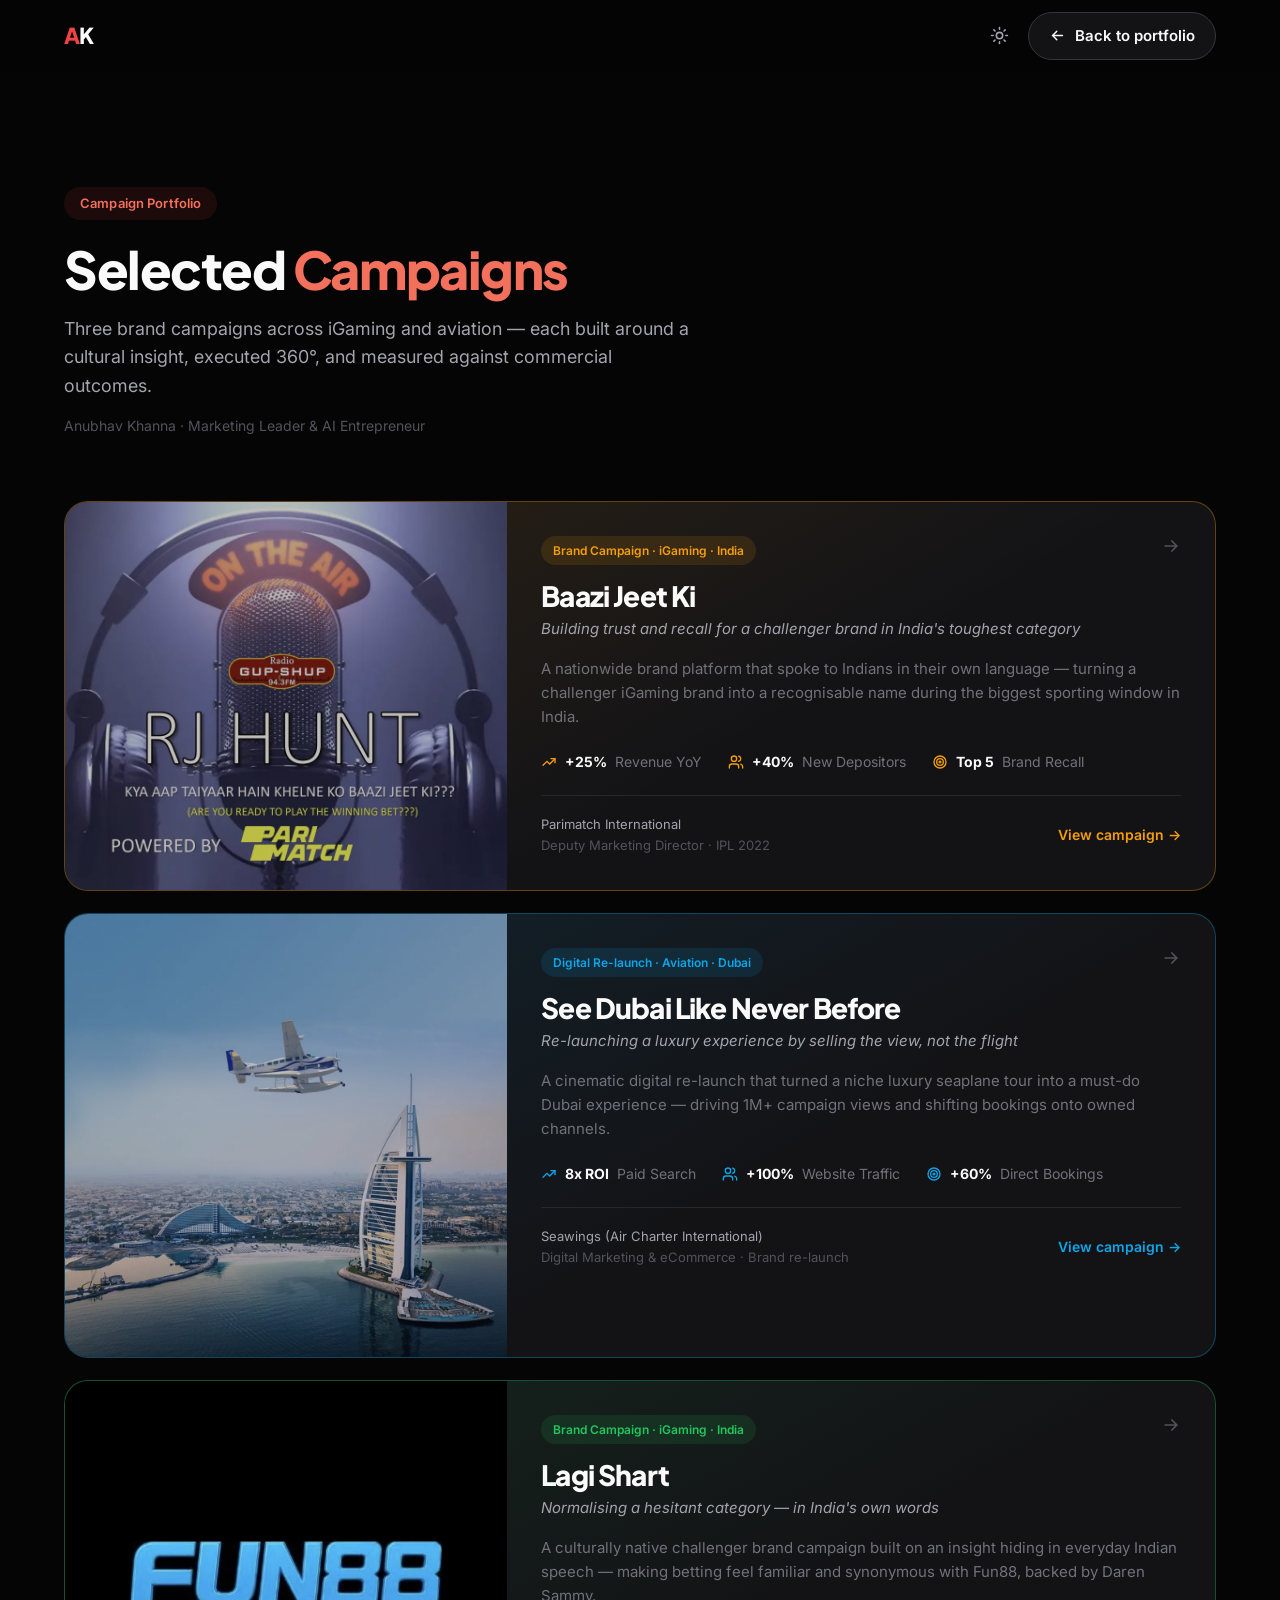
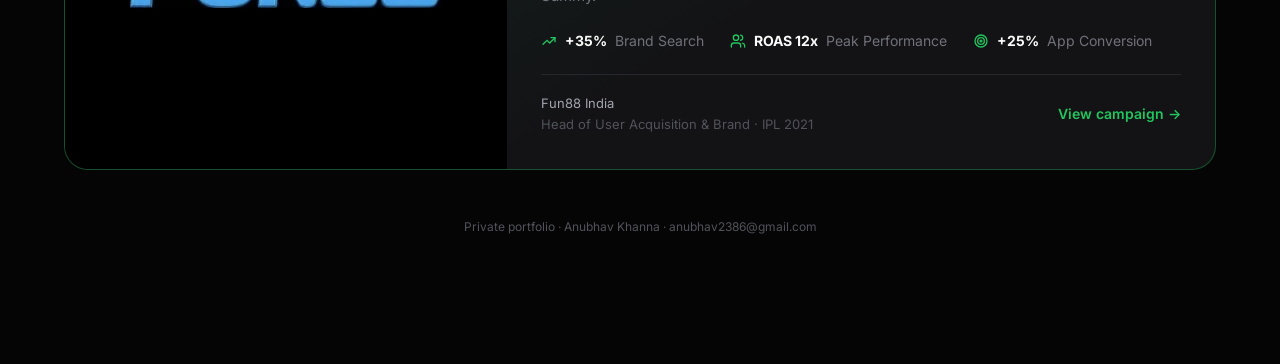
<file: campaign-case-studies/index.html>
<!DOCTYPE html>
<html lang="en" data-theme="dark">
<head>
<meta charset="utf-8">
<meta name="viewport" content="width=device-width, initial-scale=1">
<!-- PRIVATE: shared by direct link only. Never remove the noindex below. -->
<meta name="robots" content="noindex, nofollow, noarchive, nosnippet">
<title>Selected Campaigns — Anubhav Khanna</title>
<meta name="description" content="Three brand campaigns across iGaming and aviation — each built around a cultural insight, executed 360°, and measured against commercial outcomes.">
<link rel="icon" href="../assets/img/favicon.svg" type="image/svg+xml">
<link rel="preconnect" href="https://fonts.googleapis.com">
<link rel="preconnect" href="https://fonts.gstatic.com" crossorigin>
<link href="https://fonts.googleapis.com/css2?family=Inter:wght@400;500;600;700&family=Plus+Jakarta+Sans:wght@700;800&display=swap" rel="stylesheet">
<link rel="stylesheet" href="../assets/css/site.css">
</head>
<body>

<a class="skip" href="#main">Skip to content</a>

<svg width="0" height="0" style="position:absolute" aria-hidden="true" focusable="false">
  <symbol id="ic-sun" viewBox="0 0 24 24" fill="none" stroke="currentColor" stroke-width="2" stroke-linecap="round"><circle cx="12" cy="12" r="4"/><path d="M12 2v2M12 20v2M4.9 4.9l1.4 1.4M17.7 17.7l1.4 1.4M2 12h2M20 12h2M6.3 17.7l-1.4 1.4M19.1 4.9l-1.4 1.4"/></symbol>
  <symbol id="ic-moon" viewBox="0 0 24 24" fill="none" stroke="currentColor" stroke-width="2" stroke-linecap="round"><path d="M21 12.8A9 9 0 1 1 11.2 3a7 7 0 0 0 9.8 9.8z"/></symbol>
  <symbol id="ic-arrow-l" viewBox="0 0 24 24" fill="none" stroke="currentColor" stroke-width="2" stroke-linecap="round"><path d="M19 12H5M11 18l-6-6 6-6"/></symbol>
  <symbol id="ic-arrow-r" viewBox="0 0 24 24" fill="none" stroke="currentColor" stroke-width="2" stroke-linecap="round"><path d="M5 12h14M13 6l6 6-6 6"/></symbol>
  <symbol id="ic-trend" viewBox="0 0 24 24" fill="none" stroke="currentColor" stroke-width="2" stroke-linecap="round"><path d="m3 17 6-6 4 4 8-8"/><path d="M15 7h6v6"/></symbol>
  <symbol id="ic-users" viewBox="0 0 24 24" fill="none" stroke="currentColor" stroke-width="2" stroke-linecap="round"><path d="M16 21v-2a4 4 0 0 0-4-4H6a4 4 0 0 0-4 4v2"/><circle cx="9" cy="7" r="4"/><path d="M22 21v-2a4 4 0 0 0-3-3.9M16 3.1a4 4 0 0 1 0 7.8"/></symbol>
  <symbol id="ic-target" viewBox="0 0 24 24" fill="none" stroke="currentColor" stroke-width="2"><circle cx="12" cy="12" r="9"/><circle cx="12" cy="12" r="5"/><circle cx="12" cy="12" r="1.4"/></symbol>
</svg>

<header class="nav">
  <div class="shell nav__inner">
    <a class="nav__logo" href="../" aria-label="Anubhav Khanna — home"><span>A</span>K</a>
    <div class="nav__actions" style="margin-left:auto">
      <button class="icon-btn theme-toggle" type="button" aria-label="Switch to light theme" aria-pressed="false">
        <svg class="icon-sun" aria-hidden="true"><use href="#ic-sun"></use></svg>
        <svg class="icon-moon" aria-hidden="true"><use href="#ic-moon"></use></svg>
      </button>
      <a class="btn btn--outline" href="../"><svg aria-hidden="true"><use href="#ic-arrow-l"></use></svg>Back to portfolio</a>
    </div>
  </div>
</header>

<main id="main" class="section">
  <div class="shell">
    <div class="reveal">
      <span class="eyebrow">Campaign Portfolio</span>
      <h1 class="h2" style="margin-top:22px">Selected <span class="accent">Campaigns</span></h1>
      <p class="section__sub" style="max-width:640px">Three brand campaigns across iGaming and aviation — each built around a cultural insight, executed 360&deg;, and measured against commercial outcomes.</p>
      <p style="margin:14px 0 0;color:var(--ink-4);font-size:.875rem">Anubhav Khanna &middot; Marketing Leader &amp; AI Entrepreneur</p>
    </div>

    <div class="tiles">

      <!-- Baazi Jeet Ki -->
      <a class="tile camp reveal" data-accent="amber" href="baazi-jeet-ki/">
        <div class="tile__grid">
          <div class="tile__img">
            <img src="../assets/img/campaign-a-key.webp"
                 alt="Baazi Jeet Ki — RJ Hunt radio campaign visual" loading="lazy">
          </div>
          <div class="tile__body">
            <div class="tile__top">
              <span class="tile__cat">Brand Campaign &middot; iGaming &middot; India</span>
              <span class="tile__arrow" aria-hidden="true"><svg><use href="#ic-arrow-r"></use></svg></span>
            </div>
            <h2>Baazi Jeet Ki</h2>
            <p class="tile__sub">Building trust and recall for a challenger brand in India's toughest category</p>
            <p class="tile__desc">A nationwide brand platform that spoke to Indians in their own language — turning a challenger iGaming brand into a recognisable name during the biggest sporting window in India.</p>
            <div class="tile__metrics">
              <span class="tile__metric"><svg aria-hidden="true"><use href="#ic-trend"></use></svg><b>+25%</b><span>Revenue YoY</span></span>
              <span class="tile__metric"><svg aria-hidden="true"><use href="#ic-users"></use></svg><b>+40%</b><span>New Depositors</span></span>
              <span class="tile__metric"><svg aria-hidden="true"><use href="#ic-target"></use></svg><b>Top 5</b><span>Brand Recall</span></span>
            </div>
            <div class="tile__foot">
              <div>
                <div class="tile__org">Parimatch International</div>
                <div class="tile__role">Deputy Marketing Director &middot; IPL 2022</div>
              </div>
              <span class="tile__cta">View campaign &rarr;</span>
            </div>
          </div>
        </div>
      </a>

      <!-- See Dubai Like Never Before -->
      <a class="tile camp reveal" data-accent="sky" href="see-dubai-like-never-before/">
        <div class="tile__grid">
          <div class="tile__img">
            <img src="../assets/img/seawings-3.webp"
                 alt="Seawings seaplane over the Burj Al Arab, Dubai" loading="lazy">
          </div>
          <div class="tile__body">
            <div class="tile__top">
              <span class="tile__cat">Digital Re-launch &middot; Aviation &middot; Dubai</span>
              <span class="tile__arrow" aria-hidden="true"><svg><use href="#ic-arrow-r"></use></svg></span>
            </div>
            <h2>See Dubai Like Never Before</h2>
            <p class="tile__sub">Re-launching a luxury experience by selling the view, not the flight</p>
            <p class="tile__desc">A cinematic digital re-launch that turned a niche luxury seaplane tour into a must-do Dubai experience — driving 1M+ campaign views and shifting bookings onto owned channels.</p>
            <div class="tile__metrics">
              <span class="tile__metric"><svg aria-hidden="true"><use href="#ic-trend"></use></svg><b>8x ROI</b><span>Paid Search</span></span>
              <span class="tile__metric"><svg aria-hidden="true"><use href="#ic-users"></use></svg><b>+100%</b><span>Website Traffic</span></span>
              <span class="tile__metric"><svg aria-hidden="true"><use href="#ic-target"></use></svg><b>+60%</b><span>Direct Bookings</span></span>
            </div>
            <div class="tile__foot">
              <div>
                <div class="tile__org">Seawings (Air Charter International)</div>
                <div class="tile__role">Digital Marketing &amp; eCommerce &middot; Brand re-launch</div>
              </div>
              <span class="tile__cta">View campaign &rarr;</span>
            </div>
          </div>
        </div>
      </a>

      <!-- Lagi Shart -->
      <a class="tile camp reveal" data-accent="green" href="lagi-shart/">
        <div class="tile__grid">
          <div class="tile__img tile__img--logo">
            <img src="../assets/img/brand-mark-1.webp"
                 alt="Fun88 logo" loading="lazy">
          </div>
          <div class="tile__body">
            <div class="tile__top">
              <span class="tile__cat">Brand Campaign &middot; iGaming &middot; India</span>
              <span class="tile__arrow" aria-hidden="true"><svg><use href="#ic-arrow-r"></use></svg></span>
            </div>
            <h2>Lagi Shart</h2>
            <p class="tile__sub">Normalising a hesitant category — in India's own words</p>
            <p class="tile__desc">A culturally native challenger brand campaign built on an insight hiding in everyday Indian speech — making betting feel familiar and synonymous with Fun88, backed by Daren Sammy.</p>
            <div class="tile__metrics">
              <span class="tile__metric"><svg aria-hidden="true"><use href="#ic-trend"></use></svg><b>+35%</b><span>Brand Search</span></span>
              <span class="tile__metric"><svg aria-hidden="true"><use href="#ic-users"></use></svg><b>ROAS 12x</b><span>Peak Performance</span></span>
              <span class="tile__metric"><svg aria-hidden="true"><use href="#ic-target"></use></svg><b>+25%</b><span>App Conversion</span></span>
            </div>
            <div class="tile__foot">
              <div>
                <div class="tile__org">Fun88 India</div>
                <div class="tile__role">Head of User Acquisition &amp; Brand &middot; IPL 2021</div>
              </div>
              <span class="tile__cta">View campaign &rarr;</span>
            </div>
          </div>
        </div>
      </a>

    </div>

    <p class="fineprint">Private portfolio &middot; Anubhav Khanna &middot; anubhav2386@gmail.com</p>
  </div>
</main>

<script src="../assets/js/site.js" defer></script>
</body>
</html>
</file>
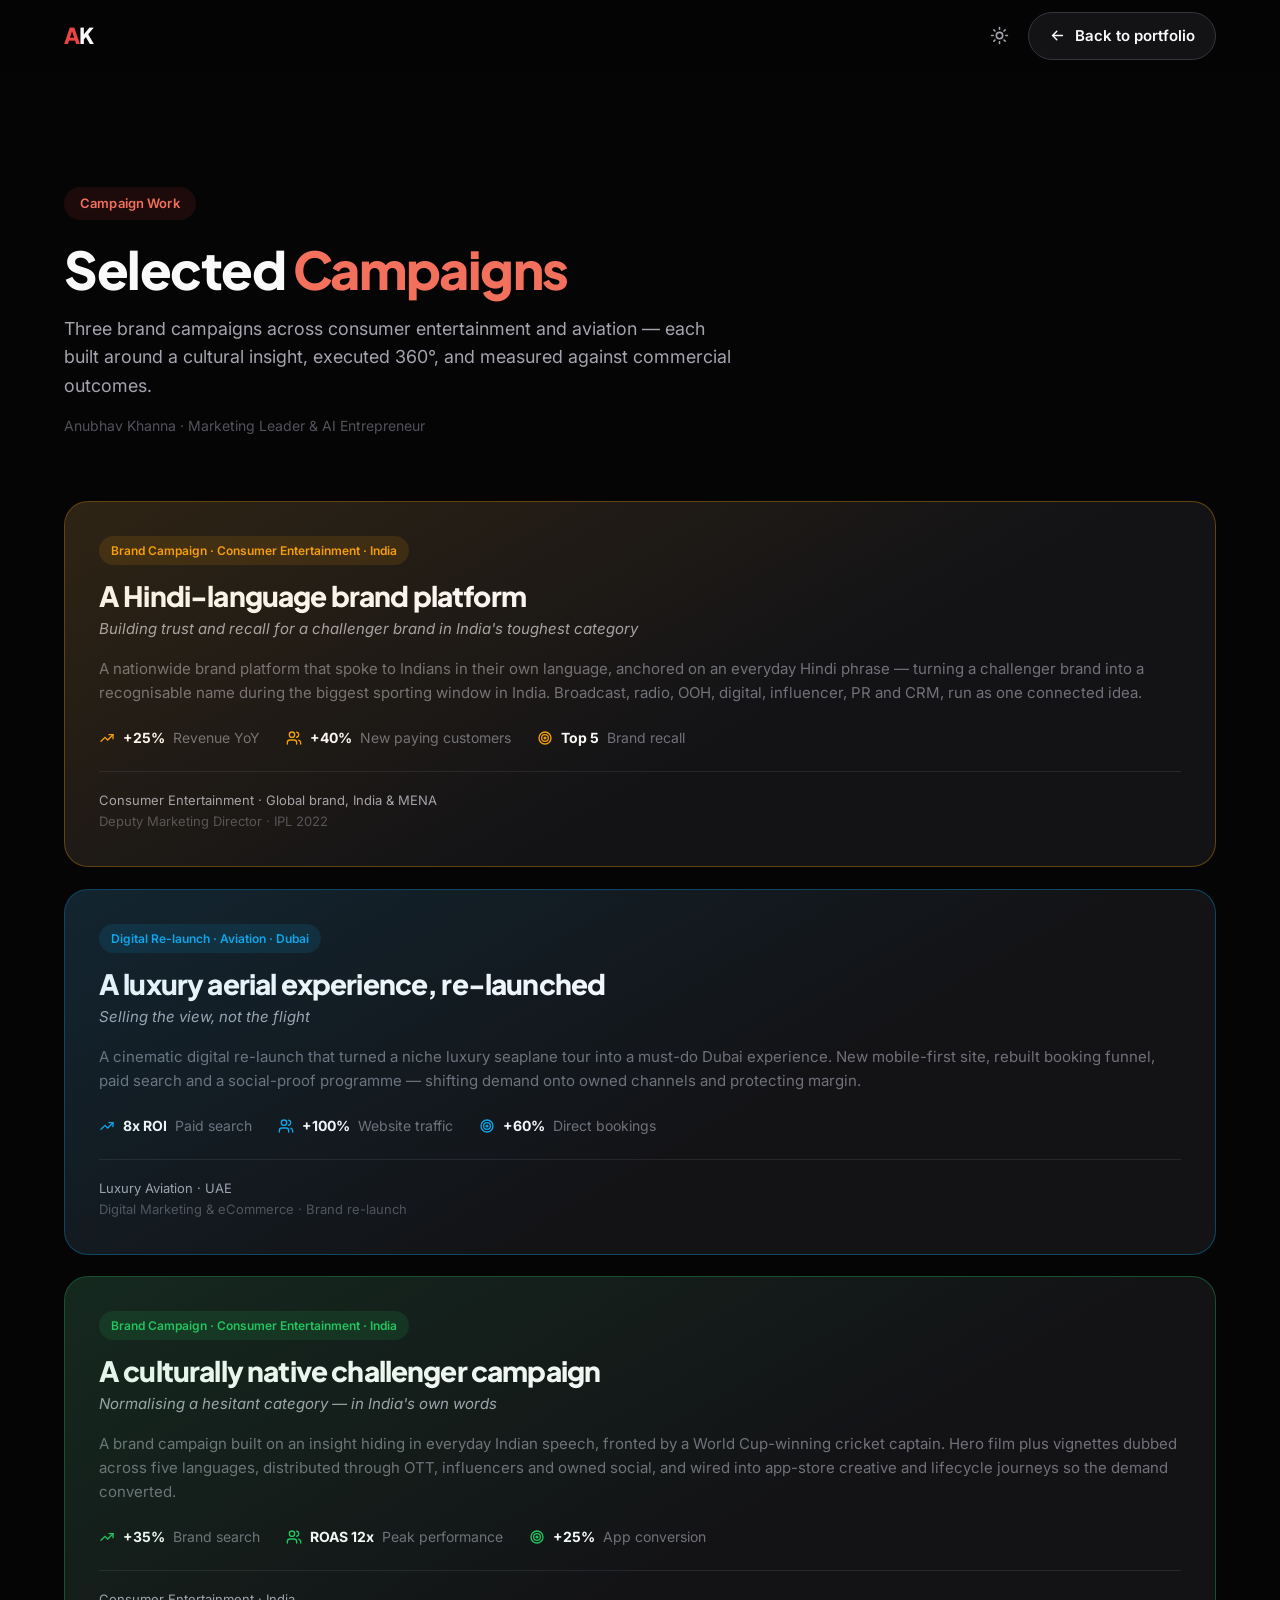
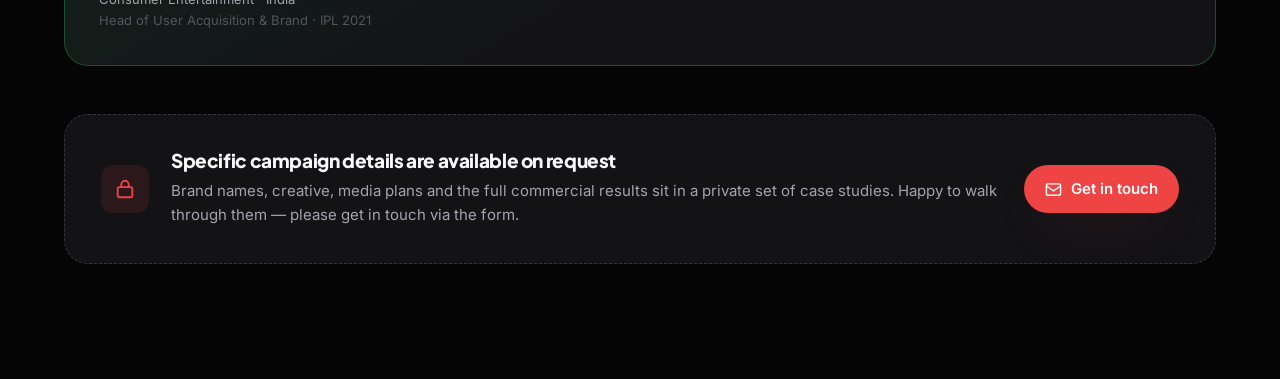
<file: campaigns/index.html>
<!DOCTYPE html>
<html lang="en" data-theme="dark">
<head>
<meta charset="utf-8">
<meta name="viewport" content="width=device-width, initial-scale=1">
<!-- KEPT OUT OF SEARCH ON PURPOSE. The rest of the site is indexed; this page is
     not, by choice. Do not "fix" this to match the homepage. Never remove. -->
<meta name="robots" content="noindex, nofollow">
<title>Campaign Work — Anubhav Khanna</title>
<meta name="description" content="Three brand campaigns across consumer entertainment and aviation — each built on a cultural insight, executed 360°, and measured against commercial outcomes.">
<link rel="icon" href="../assets/img/favicon.svg" type="image/svg+xml">
<link rel="preconnect" href="https://fonts.googleapis.com">
<link rel="preconnect" href="https://fonts.gstatic.com" crossorigin>
<link href="https://fonts.googleapis.com/css2?family=Inter:wght@400;500;600;700&family=Plus+Jakarta+Sans:wght@700;800&display=swap" rel="stylesheet">
<link rel="stylesheet" href="../assets/css/site.css">
</head>
<body>

<a class="skip" href="#main">Skip to content</a>

<svg width="0" height="0" style="position:absolute" aria-hidden="true" focusable="false">
  <symbol id="ic-sun" viewBox="0 0 24 24" fill="none" stroke="currentColor" stroke-width="2" stroke-linecap="round"><circle cx="12" cy="12" r="4"/><path d="M12 2v2M12 20v2M4.9 4.9l1.4 1.4M17.7 17.7l1.4 1.4M2 12h2M20 12h2M6.3 17.7l-1.4 1.4M19.1 4.9l-1.4 1.4"/></symbol>
  <symbol id="ic-moon" viewBox="0 0 24 24" fill="none" stroke="currentColor" stroke-width="2" stroke-linecap="round"><path d="M21 12.8A9 9 0 1 1 11.2 3a7 7 0 0 0 9.8 9.8z"/></symbol>
  <symbol id="ic-arrow-l" viewBox="0 0 24 24" fill="none" stroke="currentColor" stroke-width="2" stroke-linecap="round"><path d="M19 12H5M11 18l-6-6 6-6"/></symbol>
  <symbol id="ic-mail" viewBox="0 0 24 24" fill="none" stroke="currentColor" stroke-width="2" stroke-linecap="round"><rect x="2" y="4" width="20" height="16" rx="2"/><path d="m2 7 10 7 10-7"/></symbol>
  <symbol id="ic-lock" viewBox="0 0 24 24" fill="none" stroke="currentColor" stroke-width="2" stroke-linecap="round"><rect x="4" y="10" width="16" height="11" rx="2"/><path d="M8 10V7a4 4 0 0 1 8 0v3"/></symbol>
  <symbol id="ic-trend" viewBox="0 0 24 24" fill="none" stroke="currentColor" stroke-width="2" stroke-linecap="round"><path d="m3 17 6-6 4 4 8-8"/><path d="M15 7h6v6"/></symbol>
  <symbol id="ic-users" viewBox="0 0 24 24" fill="none" stroke="currentColor" stroke-width="2" stroke-linecap="round"><path d="M16 21v-2a4 4 0 0 0-4-4H6a4 4 0 0 0-4 4v2"/><circle cx="9" cy="7" r="4"/><path d="M22 21v-2a4 4 0 0 0-3-3.9M16 3.1a4 4 0 0 1 0 7.8"/></symbol>
  <symbol id="ic-target" viewBox="0 0 24 24" fill="none" stroke="currentColor" stroke-width="2"><circle cx="12" cy="12" r="9"/><circle cx="12" cy="12" r="5"/><circle cx="12" cy="12" r="1.4"/></symbol>
</svg>

<header class="nav">
  <div class="shell nav__inner">
    <a class="nav__logo" href="../" aria-label="Anubhav Khanna — home"><span>A</span>K</a>
    <div class="nav__actions" style="margin-left:auto">
      <button class="icon-btn theme-toggle" type="button" aria-label="Switch to light theme" aria-pressed="false">
        <svg class="icon-sun" aria-hidden="true"><use href="#ic-sun"></use></svg>
        <svg class="icon-moon" aria-hidden="true"><use href="#ic-moon"></use></svg>
      </button>
      <a class="btn btn--outline" href="../"><svg aria-hidden="true"><use href="#ic-arrow-l"></use></svg>Back to portfolio</a>
    </div>
  </div>
</header>

<main id="main" class="section">
  <div class="shell">

    <div class="reveal">
      <span class="eyebrow">Campaign Work</span>
      <h1 class="h2" style="margin-top:22px">Selected <span class="accent">Campaigns</span></h1>
      <p class="section__sub" style="max-width:680px">Three brand campaigns across consumer entertainment and aviation &mdash; each built around a cultural insight, executed 360&deg;, and measured against commercial outcomes.</p>
      <p style="margin:14px 0 0;color:var(--ink-4);font-size:.875rem">Anubhav Khanna &middot; Marketing Leader &amp; AI Entrepreneur</p>
    </div>

    <div class="tiles">

      <!-- 1 -->
      <article class="tile camp reveal" data-accent="amber">
        <div class="tile__body tile__body--wide">
          <div class="tile__top">
            <span class="tile__cat">Brand Campaign &middot; Consumer Entertainment &middot; India</span>
          </div>
          <h2>A Hindi-language brand platform</h2>
          <p class="tile__sub">Building trust and recall for a challenger brand in India's toughest category</p>
          <p class="tile__desc">A nationwide brand platform that spoke to Indians in their own language, anchored on an everyday Hindi phrase &mdash; turning a challenger brand into a recognisable name during the biggest sporting window in India. Broadcast, radio, OOH, digital, influencer, PR and CRM, run as one connected idea.</p>
          <div class="tile__metrics">
            <span class="tile__metric"><svg aria-hidden="true"><use href="#ic-trend"></use></svg><b>+25%</b><span>Revenue YoY</span></span>
            <span class="tile__metric"><svg aria-hidden="true"><use href="#ic-users"></use></svg><b>+40%</b><span>New paying customers</span></span>
            <span class="tile__metric"><svg aria-hidden="true"><use href="#ic-target"></use></svg><b>Top 5</b><span>Brand recall</span></span>
          </div>
          <div class="tile__foot">
            <div>
              <div class="tile__org">Consumer Entertainment &middot; Global brand, India &amp; MENA</div>
              <div class="tile__role">Deputy Marketing Director &middot; IPL 2022</div>
            </div>
          </div>
        </div>
      </article>

      <!-- 2 -->
      <article class="tile camp reveal" data-accent="sky">
        <div class="tile__body tile__body--wide">
          <div class="tile__top">
            <span class="tile__cat">Digital Re-launch &middot; Aviation &middot; Dubai</span>
          </div>
          <h2>A luxury aerial experience, re-launched</h2>
          <p class="tile__sub">Selling the view, not the flight</p>
          <p class="tile__desc">A cinematic digital re-launch that turned a niche luxury seaplane tour into a must-do Dubai experience. New mobile-first site, rebuilt booking funnel, paid search and a social-proof programme &mdash; shifting demand onto owned channels and protecting margin.</p>
          <div class="tile__metrics">
            <span class="tile__metric"><svg aria-hidden="true"><use href="#ic-trend"></use></svg><b>8x ROI</b><span>Paid search</span></span>
            <span class="tile__metric"><svg aria-hidden="true"><use href="#ic-users"></use></svg><b>+100%</b><span>Website traffic</span></span>
            <span class="tile__metric"><svg aria-hidden="true"><use href="#ic-target"></use></svg><b>+60%</b><span>Direct bookings</span></span>
          </div>
          <div class="tile__foot">
            <div>
              <div class="tile__org">Luxury Aviation &middot; UAE</div>
              <div class="tile__role">Digital Marketing &amp; eCommerce &middot; Brand re-launch</div>
            </div>
          </div>
        </div>
      </article>

      <!-- 3 -->
      <article class="tile camp reveal" data-accent="green">
        <div class="tile__body tile__body--wide">
          <div class="tile__top">
            <span class="tile__cat">Brand Campaign &middot; Consumer Entertainment &middot; India</span>
          </div>
          <h2>A culturally native challenger campaign</h2>
          <p class="tile__sub">Normalising a hesitant category &mdash; in India's own words</p>
          <p class="tile__desc">A brand campaign built on an insight hiding in everyday Indian speech, fronted by a World Cup-winning cricket captain. Hero film plus vignettes dubbed across five languages, distributed through OTT, influencers and owned social, and wired into app-store creative and lifecycle journeys so the demand converted.</p>
          <div class="tile__metrics">
            <span class="tile__metric"><svg aria-hidden="true"><use href="#ic-trend"></use></svg><b>+35%</b><span>Brand search</span></span>
            <span class="tile__metric"><svg aria-hidden="true"><use href="#ic-users"></use></svg><b>ROAS 12x</b><span>Peak performance</span></span>
            <span class="tile__metric"><svg aria-hidden="true"><use href="#ic-target"></use></svg><b>+25%</b><span>App conversion</span></span>
          </div>
          <div class="tile__foot">
            <div>
              <div class="tile__org">Consumer Entertainment &middot; India</div>
              <div class="tile__role">Head of User Acquisition &amp; Brand &middot; IPL 2021</div>
            </div>
          </div>
        </div>
      </article>

    </div>

    <!-- details on request -->
    <div class="request reveal">
      <span class="request__icon" aria-hidden="true"><svg><use href="#ic-lock"></use></svg></span>
      <div class="request__text">
        <h2>Specific campaign details are available on request</h2>
        <p>Brand names, creative, media plans and the full commercial results sit in a private set of case studies. Happy to walk through them &mdash; please get in touch via the form.</p>
      </div>
      <a class="btn btn--primary" href="../#contact"><svg aria-hidden="true"><use href="#ic-mail"></use></svg>Get in touch</a>
    </div>

  </div>
</main>

<script src="../assets/js/site.js" defer></script>
</body>
</html>
</file>
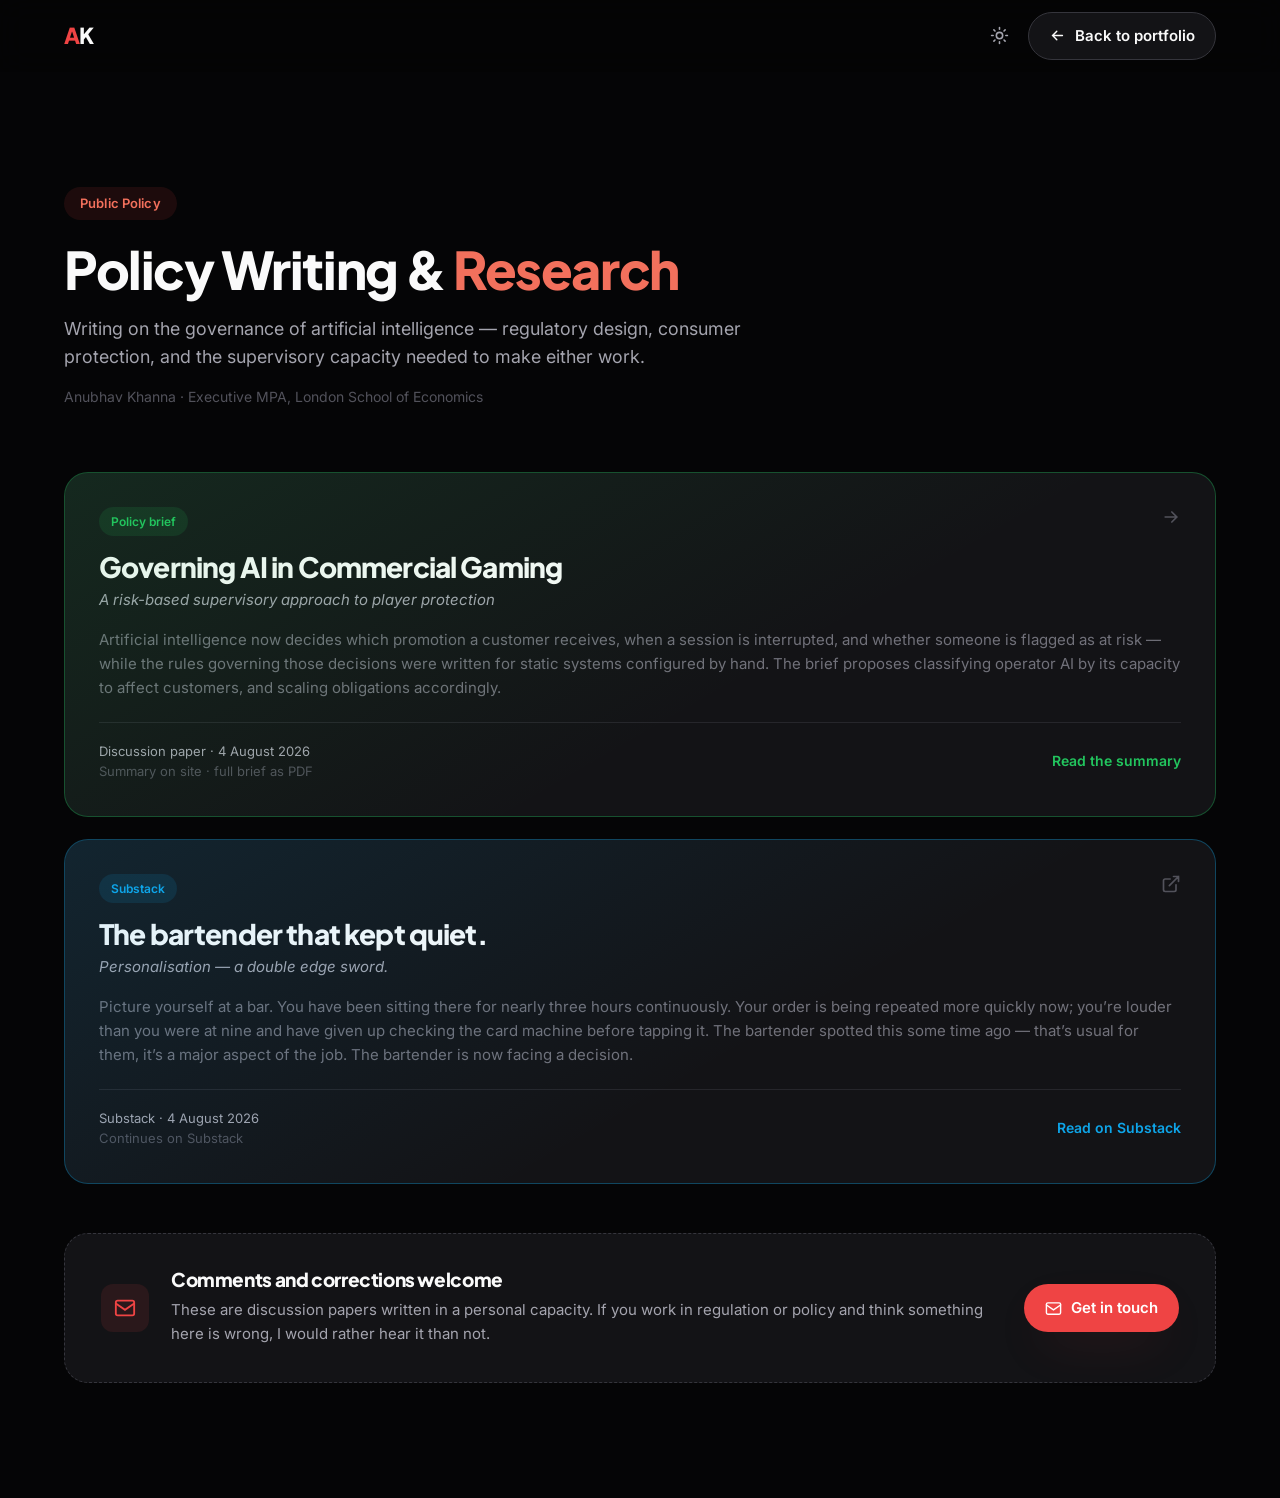
<file: public-policy/index.html>
<!DOCTYPE html>
<html lang="en" data-theme="dark">
<head>
<meta charset="utf-8">
<meta name="viewport" content="width=device-width, initial-scale=1">
<!-- PUBLIC: this page is meant to be found in search. Deliberate. -->
<meta name="robots" content="index, follow">
<title>Public Policy — Anubhav Khanna</title>
<meta name="description" content="Policy writing and research on the governance of artificial intelligence — regulatory design, consumer protection and supervisory capacity.">
<link rel="canonical" href="https://anubhavkhanna.com/public-policy/">
<meta property="og:type" content="website">
<meta property="og:title" content="Public Policy — Anubhav Khanna">
<meta property="og:description" content="Policy writing and research on the governance of artificial intelligence — regulatory design, consumer protection and supervisory capacity.">
<meta property="og:url" content="https://anubhavkhanna.com/public-policy/">
<link rel="icon" href="../assets/img/favicon.svg" type="image/svg+xml">
<link rel="preconnect" href="https://fonts.googleapis.com">
<link rel="preconnect" href="https://fonts.gstatic.com" crossorigin>
<link href="https://fonts.googleapis.com/css2?family=Inter:wght@400;500;600;700&family=Plus+Jakarta+Sans:wght@700;800&display=swap" rel="stylesheet">
<link rel="stylesheet" href="../assets/css/site.css">
</head>
<body>

<a class="skip" href="#main">Skip to content</a>

<svg width="0" height="0" style="position:absolute" aria-hidden="true" focusable="false">
  <symbol id="ic-sun" viewBox="0 0 24 24" fill="none" stroke="currentColor" stroke-width="2" stroke-linecap="round"><circle cx="12" cy="12" r="4"/><path d="M12 2v2M12 20v2M4.9 4.9l1.4 1.4M17.7 17.7l1.4 1.4M2 12h2M20 12h2M6.3 17.7l-1.4 1.4M19.1 4.9l-1.4 1.4"/></symbol>
  <symbol id="ic-moon" viewBox="0 0 24 24" fill="none" stroke="currentColor" stroke-width="2" stroke-linecap="round"><path d="M21 12.8A9 9 0 1 1 11.2 3a7 7 0 0 0 9.8 9.8z"/></symbol>
  <symbol id="ic-arrow-l" viewBox="0 0 24 24" fill="none" stroke="currentColor" stroke-width="2" stroke-linecap="round"><path d="M19 12H5M11 18l-6-6 6-6"/></symbol>
  <symbol id="ic-arrow-r" viewBox="0 0 24 24" fill="none" stroke="currentColor" stroke-width="2" stroke-linecap="round"><path d="M5 12h14M13 6l6 6-6 6"/></symbol>
  <symbol id="ic-ext" viewBox="0 0 24 24" fill="none" stroke="currentColor" stroke-width="2" stroke-linecap="round"><path d="M18 13v6a2 2 0 0 1-2 2H5a2 2 0 0 1-2-2V8a2 2 0 0 1 2-2h6"/><path d="M15 3h6v6M10 14 21 3"/></symbol>
  <symbol id="ic-mail" viewBox="0 0 24 24" fill="none" stroke="currentColor" stroke-width="2" stroke-linecap="round"><rect x="2" y="4" width="20" height="16" rx="2"/><path d="m2 7 10 7 10-7"/></symbol>
</svg>

<header class="nav">
  <div class="shell nav__inner">
    <a class="nav__logo" href="../" aria-label="Anubhav Khanna — home"><span>A</span>K</a>
    <div class="nav__actions" style="margin-left:auto">
      <button class="icon-btn theme-toggle" type="button" aria-label="Switch to light theme" aria-pressed="false">
        <svg class="icon-sun" aria-hidden="true"><use href="#ic-sun"></use></svg>
        <svg class="icon-moon" aria-hidden="true"><use href="#ic-moon"></use></svg>
      </button>
      <a class="btn btn--outline" href="../"><svg aria-hidden="true"><use href="#ic-arrow-l"></use></svg>Back to portfolio</a>
    </div>
  </div>
</header>

<main id="main" class="section">
  <div class="shell">

    <div class="reveal">
      <span class="eyebrow">Public Policy</span>
      <h1 class="h2" style="margin-top:22px">Policy Writing &amp; <span class="accent">Research</span></h1>
      <p class="section__sub" style="max-width:680px">Writing on the governance of artificial intelligence &mdash; regulatory design, consumer protection, and the supervisory capacity needed to make either work.</p>
      <p style="margin:14px 0 0;color:var(--ink-4);font-size:.875rem">Anubhav Khanna &middot; Executive MPA, London School of Economics</p>
    </div>

    <div class="tiles">

<!-- ============================================================================
     HOW TO ADD A NEW ITEM
     ============================================================================
     Copy ONE of the three blocks below, paste it as the FIRST item in this list
     (newest first), and type over the CAPITALISED placeholders.

     Accent colours available on data-accent: green, amber, sky.
     Convention in use: green = policy brief, amber = article, sky = Substack.

     ---------------------------------------------------------------- TYPE 1
     ARTICLE — full text hosted on this site.
     Also create the folder public-policy/SLUG/index.html for the article itself.

       <a class="tile camp reveal" data-accent="amber" href="SLUG/">
         <div class="tile__body">
           <div class="tile__top">
             <span class="tile__cat">Article</span>
             <span class="tile__arrow" aria-hidden="true"><svg><use href="#ic-arrow-r"></use></svg></span>
           </div>
           <h2>TITLE OF THE ARTICLE</h2>
           <p class="tile__sub">ONE-LINE SUBTITLE</p>
           <p class="tile__desc">TWO OR THREE SENTENCES OF OPENING SUMMARY.</p>
           <div class="tile__foot">
             <div>
               <div class="tile__org">Article &middot; DATE</div>
               <div class="tile__role">N min read</div>
             </div>
             <span class="tile__cta">Read the article</span>
           </div>
         </div>
       </a>

     ---------------------------------------------------------------- TYPE 2
     POLICY BRIEF — summary page on this site, full PDF held elsewhere.
     Also create public-policy/SLUG/index.html for the summary page.
     Copy the existing brief page as your starting point.

       Same as TYPE 1 but with data-accent="green" and:
           <span class="tile__cat">Policy brief</span>
           <div class="tile__org">Discussion paper &middot; DATE</div>
           <div class="tile__role">Summary on site &middot; full brief as PDF</div>
           <span class="tile__cta">Read the summary</span>

     ---------------------------------------------------------------- TYPE 3
     SUBSTACK — lives on Substack. No page on this site.
     Paste the post's own title, subtitle and opening lines.

       <a class="tile camp reveal" data-accent="sky" href="FULL SUBSTACK URL" target="_blank" rel="noopener">
         <div class="tile__body">
           <div class="tile__top">
             <span class="tile__cat">Substack</span>
             <span class="tile__arrow" aria-hidden="true"><svg><use href="#ic-ext"></use></svg></span>
           </div>
           <h2>POST TITLE</h2>
           <p class="tile__sub">POST SUBTITLE</p>
           <p class="tile__desc">THE FIRST TWO PARAGRAPHS, PASTED IN.</p>
           <div class="tile__foot">
             <div>
               <div class="tile__org">Substack &middot; DATE</div>
               <div class="tile__role">Continues on Substack</div>
             </div>
             <span class="tile__cta">Read on Substack</span>
           </div>
         </div>
       </a>
     ============================================================================ -->

      <!-- 1 — policy brief -->
      <a class="tile camp reveal" data-accent="green" href="governing-ai-in-commercial-gaming/">
        <div class="tile__body">
          <div class="tile__top">
            <span class="tile__cat">Policy brief</span>
            <span class="tile__arrow" aria-hidden="true"><svg><use href="#ic-arrow-r"></use></svg></span>
          </div>
          <h2>Governing AI in Commercial Gaming</h2>
          <p class="tile__sub">A risk-based supervisory approach to player protection</p>
          <p class="tile__desc">Artificial intelligence now decides which promotion a customer receives, when a session is interrupted, and whether someone is flagged as at risk &mdash; while the rules governing those decisions were written for static systems configured by hand. The brief proposes classifying operator AI by its capacity to affect customers, and scaling obligations accordingly.</p>
          <div class="tile__foot">
            <div>
              <div class="tile__org">Discussion paper &middot; 4 August 2026</div>
              <div class="tile__role">Summary on site &middot; full brief as PDF</div>
            </div>
            <span class="tile__cta">Read the summary</span>
          </div>
        </div>
      </a>

      <!-- 2 — substack -->
      <a class="tile camp reveal" data-accent="sky" href="https://open.substack.com/pub/dataanubhavkhanna/p/the-bartender-that-kept-quiet" target="_blank" rel="noopener">
        <div class="tile__body">
          <div class="tile__top">
            <span class="tile__cat">Substack</span>
            <span class="tile__arrow" aria-hidden="true"><svg><use href="#ic-ext"></use></svg></span>
          </div>
          <h2>The bartender that kept quiet.</h2>
          <p class="tile__sub">Personalisation &mdash; a double edge sword.</p>
          <p class="tile__desc">Picture yourself at a bar. You have been sitting there for nearly three hours continuously. Your order is being repeated more quickly now; you&rsquo;re louder than you were at nine and have given up checking the card machine before tapping it. The bartender spotted this some time ago &mdash; that&rsquo;s usual for them, it&rsquo;s a major aspect of the job. The bartender is now facing a decision.</p>
          <div class="tile__foot">
            <div>
              <div class="tile__org">Substack &middot; 4 August 2026</div>
              <div class="tile__role">Continues on Substack</div>
            </div>
            <span class="tile__cta">Read on Substack</span>
          </div>
        </div>
      </a>

    </div>

    <div class="request reveal">
      <span class="request__icon" aria-hidden="true"><svg><use href="#ic-mail"></use></svg></span>
      <div class="request__text">
        <h2>Comments and corrections welcome</h2>
        <p>These are discussion papers written in a personal capacity. If you work in regulation or policy and think something here is wrong, I would rather hear it than not.</p>
      </div>
      <a class="btn btn--primary" href="../#contact"><svg aria-hidden="true"><use href="#ic-mail"></use></svg>Get in touch</a>
    </div>

  </div>
</main>

<script src="../assets/js/site.js" defer></script>
</body>
</html>
</file>
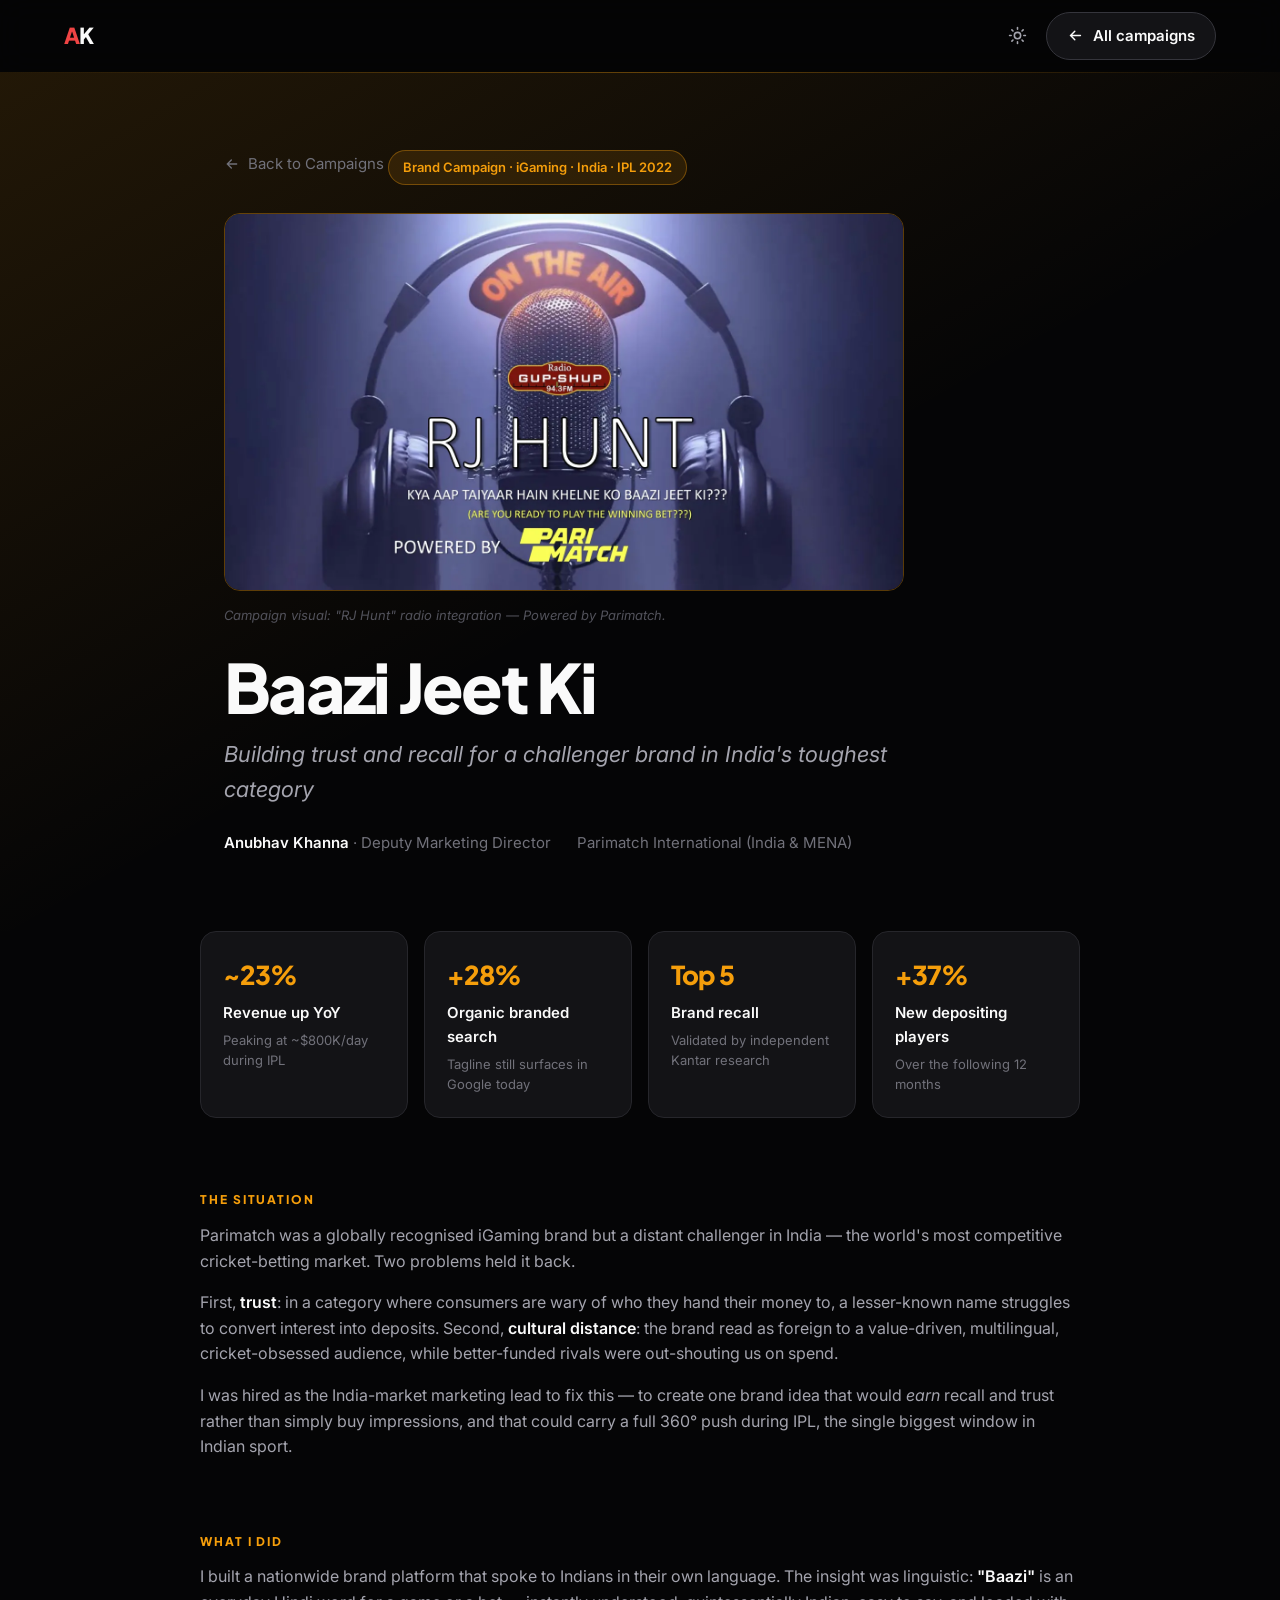
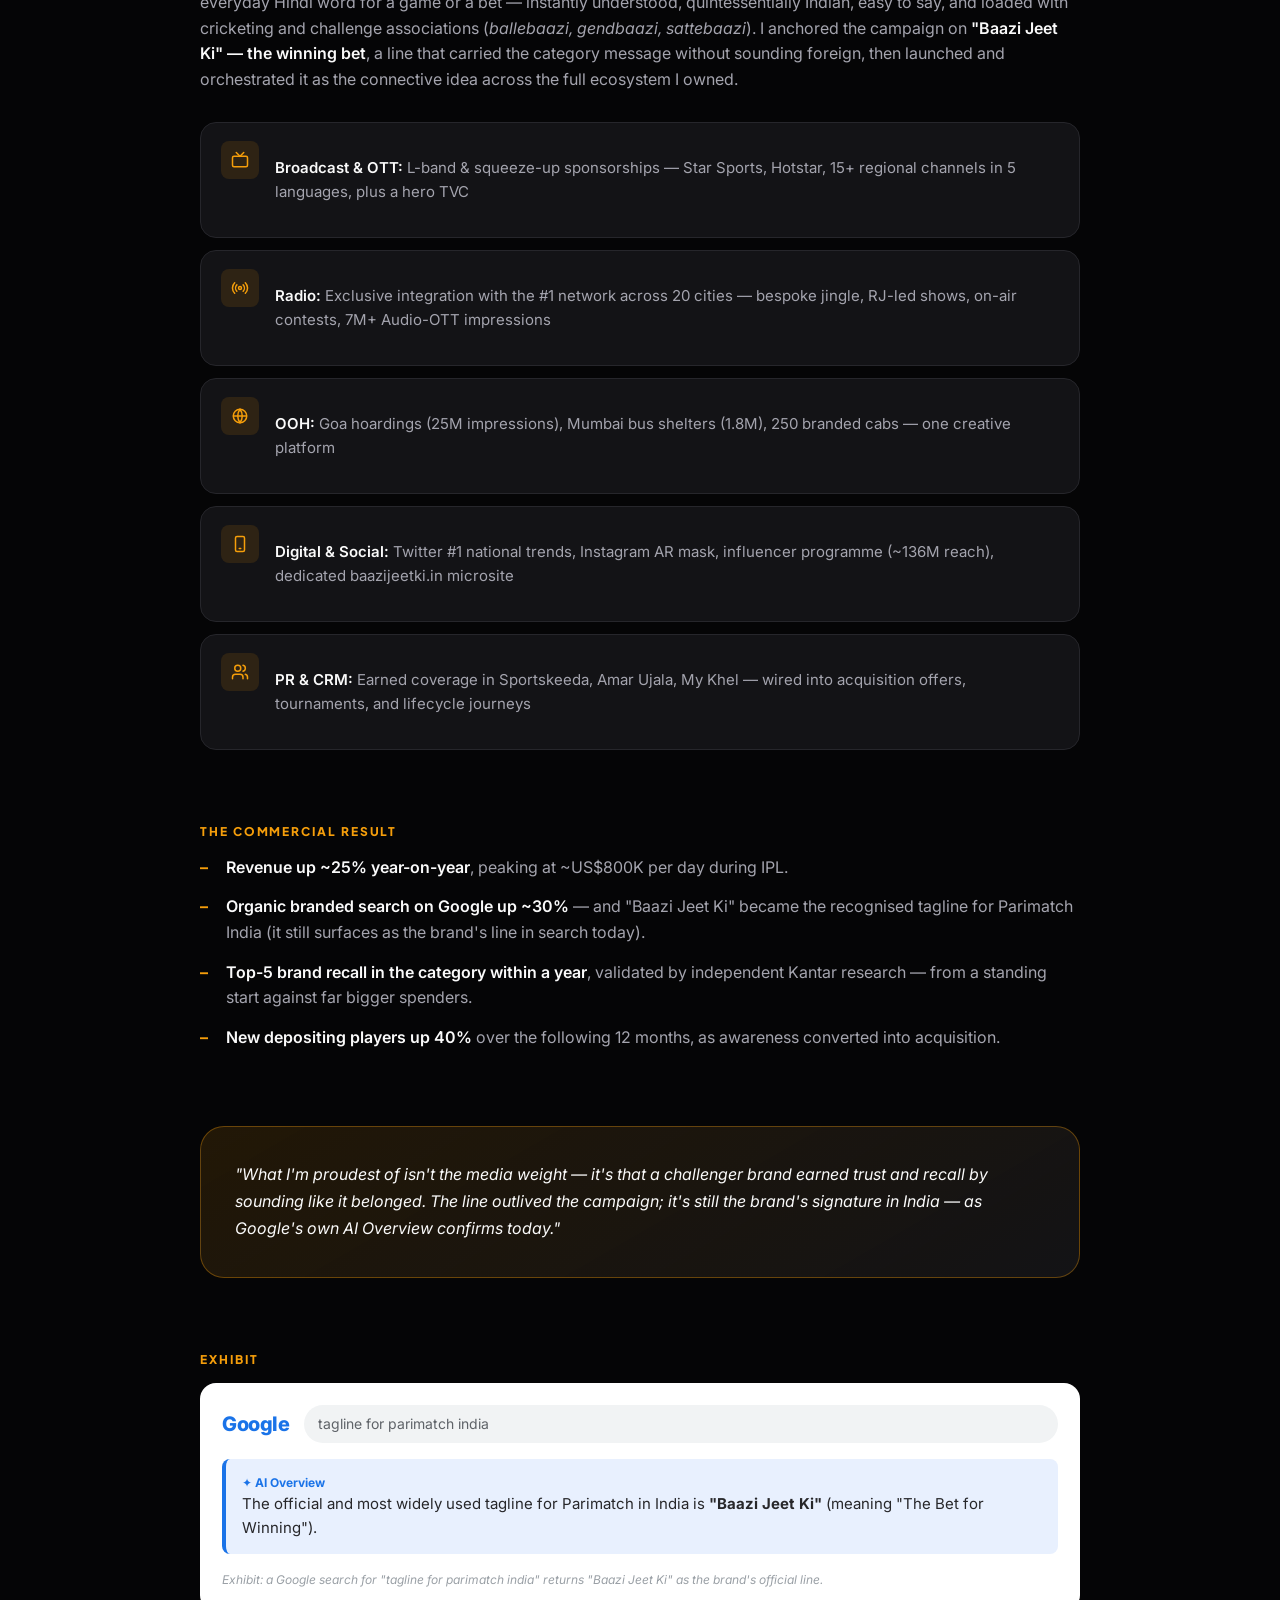
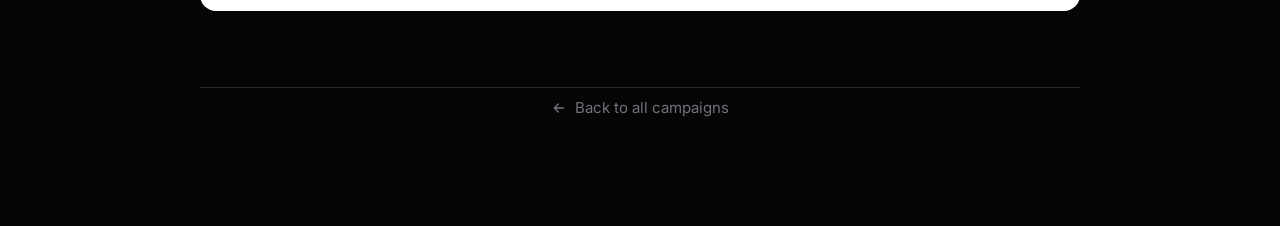
<file: campaign-case-studies/baazi-jeet-ki/index.html>
<!DOCTYPE html>
<html lang="en" data-theme="dark">
<head>
<meta charset="utf-8">
<meta name="viewport" content="width=device-width, initial-scale=1">
<!-- PRIVATE: shared by direct link only. Never remove the noindex below. -->
<meta name="robots" content="noindex, nofollow, noarchive, nosnippet">
<title>Baazi Jeet Ki — Parimatch India | Anubhav Khanna</title>
<meta name="description" content="Building trust and recall for a challenger brand in India's toughest category. Revenue up ~25% YoY, top-5 brand recall within a year.">
<link rel="icon" href="../../assets/img/favicon.svg" type="image/svg+xml">
<link rel="preconnect" href="https://fonts.googleapis.com">
<link rel="preconnect" href="https://fonts.gstatic.com" crossorigin>
<link href="https://fonts.googleapis.com/css2?family=Inter:wght@400;500;600;700&family=Plus+Jakarta+Sans:wght@700;800&display=swap" rel="stylesheet">
<link rel="stylesheet" href="../../assets/css/site.css">
</head>
<body class="camp" data-accent="amber">

<a class="skip" href="#main">Skip to content</a>

<svg width="0" height="0" style="position:absolute" aria-hidden="true" focusable="false">
  <symbol id="ic-sun" viewBox="0 0 24 24" fill="none" stroke="currentColor" stroke-width="2" stroke-linecap="round"><circle cx="12" cy="12" r="4"/><path d="M12 2v2M12 20v2M4.9 4.9l1.4 1.4M17.7 17.7l1.4 1.4M2 12h2M20 12h2M6.3 17.7l-1.4 1.4M19.1 4.9l-1.4 1.4"/></symbol>
  <symbol id="ic-moon" viewBox="0 0 24 24" fill="none" stroke="currentColor" stroke-width="2" stroke-linecap="round"><path d="M21 12.8A9 9 0 1 1 11.2 3a7 7 0 0 0 9.8 9.8z"/></symbol>
  <symbol id="ic-arrow-l" viewBox="0 0 24 24" fill="none" stroke="currentColor" stroke-width="2" stroke-linecap="round"><path d="M19 12H5M11 18l-6-6 6-6"/></symbol>
  <symbol id="ic-tv" viewBox="0 0 24 24" fill="none" stroke="currentColor" stroke-width="2" stroke-linecap="round"><rect x="2" y="7" width="20" height="14" rx="2"/><path d="m17 2-5 5-5-5"/></symbol>
  <symbol id="ic-radio" viewBox="0 0 24 24" fill="none" stroke="currentColor" stroke-width="2" stroke-linecap="round"><circle cx="12" cy="12" r="2"/><path d="M4.9 19.1a10 10 0 0 1 0-14.2M19.1 4.9a10 10 0 0 1 0 14.2M7.8 16.2a6 6 0 0 1 0-8.4M16.2 7.8a6 6 0 0 1 0 8.4"/></symbol>
  <symbol id="ic-globe" viewBox="0 0 24 24" fill="none" stroke="currentColor" stroke-width="2"><circle cx="12" cy="12" r="9"/><path d="M3 12h18M12 3a15 15 0 0 1 0 18 15 15 0 0 1 0-18z"/></symbol>
  <symbol id="ic-phone-m" viewBox="0 0 24 24" fill="none" stroke="currentColor" stroke-width="2" stroke-linecap="round"><rect x="6" y="2" width="12" height="20" rx="2"/><path d="M11 18h2"/></symbol>
  <symbol id="ic-users" viewBox="0 0 24 24" fill="none" stroke="currentColor" stroke-width="2" stroke-linecap="round"><path d="M16 21v-2a4 4 0 0 0-4-4H6a4 4 0 0 0-4 4v2"/><circle cx="9" cy="7" r="4"/><path d="M22 21v-2a4 4 0 0 0-3-3.9M16 3.1a4 4 0 0 1 0 7.8"/></symbol>
</svg>

<header class="nav">
  <div class="shell nav__inner">
    <a class="nav__logo" href="../../" aria-label="Anubhav Khanna — home"><span>A</span>K</a>
    <div class="nav__actions" style="margin-left:auto">
      <button class="icon-btn theme-toggle" type="button" aria-label="Switch to light theme" aria-pressed="false">
        <svg class="icon-sun" aria-hidden="true"><use href="#ic-sun"></use></svg>
        <svg class="icon-moon" aria-hidden="true"><use href="#ic-moon"></use></svg>
      </button>
      <a class="btn btn--outline" href="../"><svg aria-hidden="true"><use href="#ic-arrow-l"></use></svg>All campaigns</a>
    </div>
  </div>
</header>

<main id="main">

<section class="camp-hero">
  <div class="shell shell--narrow">
    <a class="back" href="../"><svg aria-hidden="true"><use href="#ic-arrow-l"></use></svg> Back to Campaigns</a>

    <span class="camp-tag">Brand Campaign &middot; iGaming &middot; India &middot; IPL 2022</span>

    <figure class="camp-art" style="margin-bottom:0">
      <img src="../../assets/img/campaign-a-key.webp"
           alt="Baazi Jeet Ki — RJ Hunt radio campaign visual, powered by Parimatch">
    </figure>
    <p class="camp-caption">Campaign visual: "RJ Hunt" radio integration — Powered by Parimatch.</p>

    <h1>Baazi Jeet Ki</h1>
    <p class="camp-sub">Building trust and recall for a challenger brand in India's toughest category</p>
    <p class="camp-byline">
      <span><strong>Anubhav Khanna</strong> &middot; Deputy Marketing Director</span>
      <span>Parimatch International (India &amp; MENA)</span>
    </p>
  </div>
</section>

<div class="shell shell--narrow camp-body">

  <div class="metrics reveal">
    <div class="metric"><div class="metric__val">~25%</div><div class="metric__label">Revenue up YoY</div><div class="metric__sub">Peaking at ~$800K/day during IPL</div></div>
    <div class="metric"><div class="metric__val">+30%</div><div class="metric__label">Organic branded search</div><div class="metric__sub">Tagline still surfaces in Google today</div></div>
    <div class="metric"><div class="metric__val">Top 5</div><div class="metric__label">Brand recall</div><div class="metric__sub">Validated by independent Kantar research</div></div>
    <div class="metric"><div class="metric__val">+40%</div><div class="metric__label">New depositing players</div><div class="metric__sub">Over the following 12 months</div></div>
  </div>

  <section class="camp-block reveal">
    <h2 class="kicker">The Situation</h2>
    <div class="prose">
      <p>Parimatch was a globally recognised iGaming brand but a distant challenger in India — the world's most competitive cricket-betting market. Two problems held it back.</p>
      <p>First, <strong>trust</strong>: in a category where consumers are wary of who they hand their money to, a lesser-known name struggles to convert interest into deposits. Second, <strong>cultural distance</strong>: the brand read as foreign to a value-driven, multilingual, cricket-obsessed audience, while better-funded rivals were out-shouting us on spend.</p>
      <p>I was hired as the India-market marketing lead to fix this — to create one brand idea that would <em>earn</em> recall and trust rather than simply buy impressions, and that could carry a full 360&deg; push during IPL, the single biggest window in Indian sport.</p>
    </div>
  </section>

  <section class="camp-block reveal">
    <h2 class="kicker">What I Did</h2>
    <div class="prose">
      <p>I built a nationwide brand platform that spoke to Indians in their own language. The insight was linguistic: <strong>"Baazi"</strong> is an everyday Hindi word for a game or a bet — instantly understood, quintessentially Indian, easy to say, and loaded with cricketing and challenge associations (<em>ballebaazi, gendbaazi, sattebaazi</em>). I anchored the campaign on <strong>"Baazi Jeet Ki" — the winning bet</strong>, a line that carried the category message without sounding foreign, then launched and orchestrated it as the connective idea across the full ecosystem I owned.</p>
    </div>

    <div class="channels">
      <div class="channel">
        <span class="channel__icon" aria-hidden="true"><svg><use href="#ic-tv"></use></svg></span>
        <p class="channel__text"><b>Broadcast &amp; OTT:</b> L-band &amp; squeeze-up sponsorships — Star Sports, Hotstar, 15+ regional channels in 5 languages, plus a hero TVC</p>
      </div>
      <div class="channel">
        <span class="channel__icon" aria-hidden="true"><svg><use href="#ic-radio"></use></svg></span>
        <p class="channel__text"><b>Radio:</b> Exclusive integration with the #1 network across 20 cities — bespoke jingle, RJ-led shows, on-air contests, 7M+ Audio-OTT impressions</p>
      </div>
      <div class="channel">
        <span class="channel__icon" aria-hidden="true"><svg><use href="#ic-globe"></use></svg></span>
        <p class="channel__text"><b>OOH:</b> Goa hoardings (25M impressions), Mumbai bus shelters (1.8M), 250 branded cabs — one creative platform</p>
      </div>
      <div class="channel">
        <span class="channel__icon" aria-hidden="true"><svg><use href="#ic-phone-m"></use></svg></span>
        <p class="channel__text"><b>Digital &amp; Social:</b> Twitter #1 national trends, Instagram AR mask, influencer programme (~136M reach), dedicated baazijeetki.in microsite</p>
      </div>
      <div class="channel">
        <span class="channel__icon" aria-hidden="true"><svg><use href="#ic-users"></use></svg></span>
        <p class="channel__text"><b>PR &amp; CRM:</b> Earned coverage in Sportskeeda, Amar Ujala, My Khel — wired into acquisition offers, tournaments, and lifecycle journeys</p>
      </div>
    </div>
  </section>

  <section class="camp-block reveal">
    <h2 class="kicker">The Commercial Result</h2>
    <ul class="results">
      <li><strong>Revenue up ~25% year-on-year</strong>, peaking at ~US$800K per day during IPL.</li>
      <li><strong>Organic branded search on Google up ~30%</strong> — and "Baazi Jeet Ki" became the recognised tagline for Parimatch India (it still surfaces as the brand's line in search today).</li>
      <li><strong>Top-5 brand recall in the category within a year</strong>, validated by independent Kantar research — from a standing start against far bigger spenders.</li>
      <li><strong>New depositing players up 40%</strong> over the following 12 months, as awareness converted into acquisition.</li>
    </ul>
  </section>

  <div class="proudof reveal">
    <p>"What I'm proudest of isn't the media weight — it's that a challenger brand earned trust and recall by sounding like it <em>belonged</em>. The line outlived the campaign; it's still the brand's signature in India — as Google's own AI Overview confirms today."</p>
  </div>

  <section class="camp-block reveal">
    <h2 class="kicker">Exhibit</h2>
    <div class="exhibit">
      <div class="exhibit__bar">
        <span class="exhibit__g">Google</span>
        <span class="exhibit__q">tagline for parimatch india</span>
      </div>
      <div class="exhibit__ai">
        <p class="exhibit__ai-label">&#10022; AI Overview</p>
        <p>The official and most widely used tagline for Parimatch in India is <strong>"Baazi Jeet Ki"</strong> (meaning "The Bet for Winning").</p>
      </div>
      <p class="exhibit__note">Exhibit: a Google search for "tagline for parimatch india" returns "Baazi Jeet Ki" as the brand's official line.</p>
    </div>
  </section>

  <div class="camp-foot reveal">
    <a class="back" href="../"><svg aria-hidden="true"><use href="#ic-arrow-l"></use></svg> Back to all campaigns</a>
  </div>

</div>
</main>

<script src="../../assets/js/site.js" defer></script>
</body>
</html>
</file>
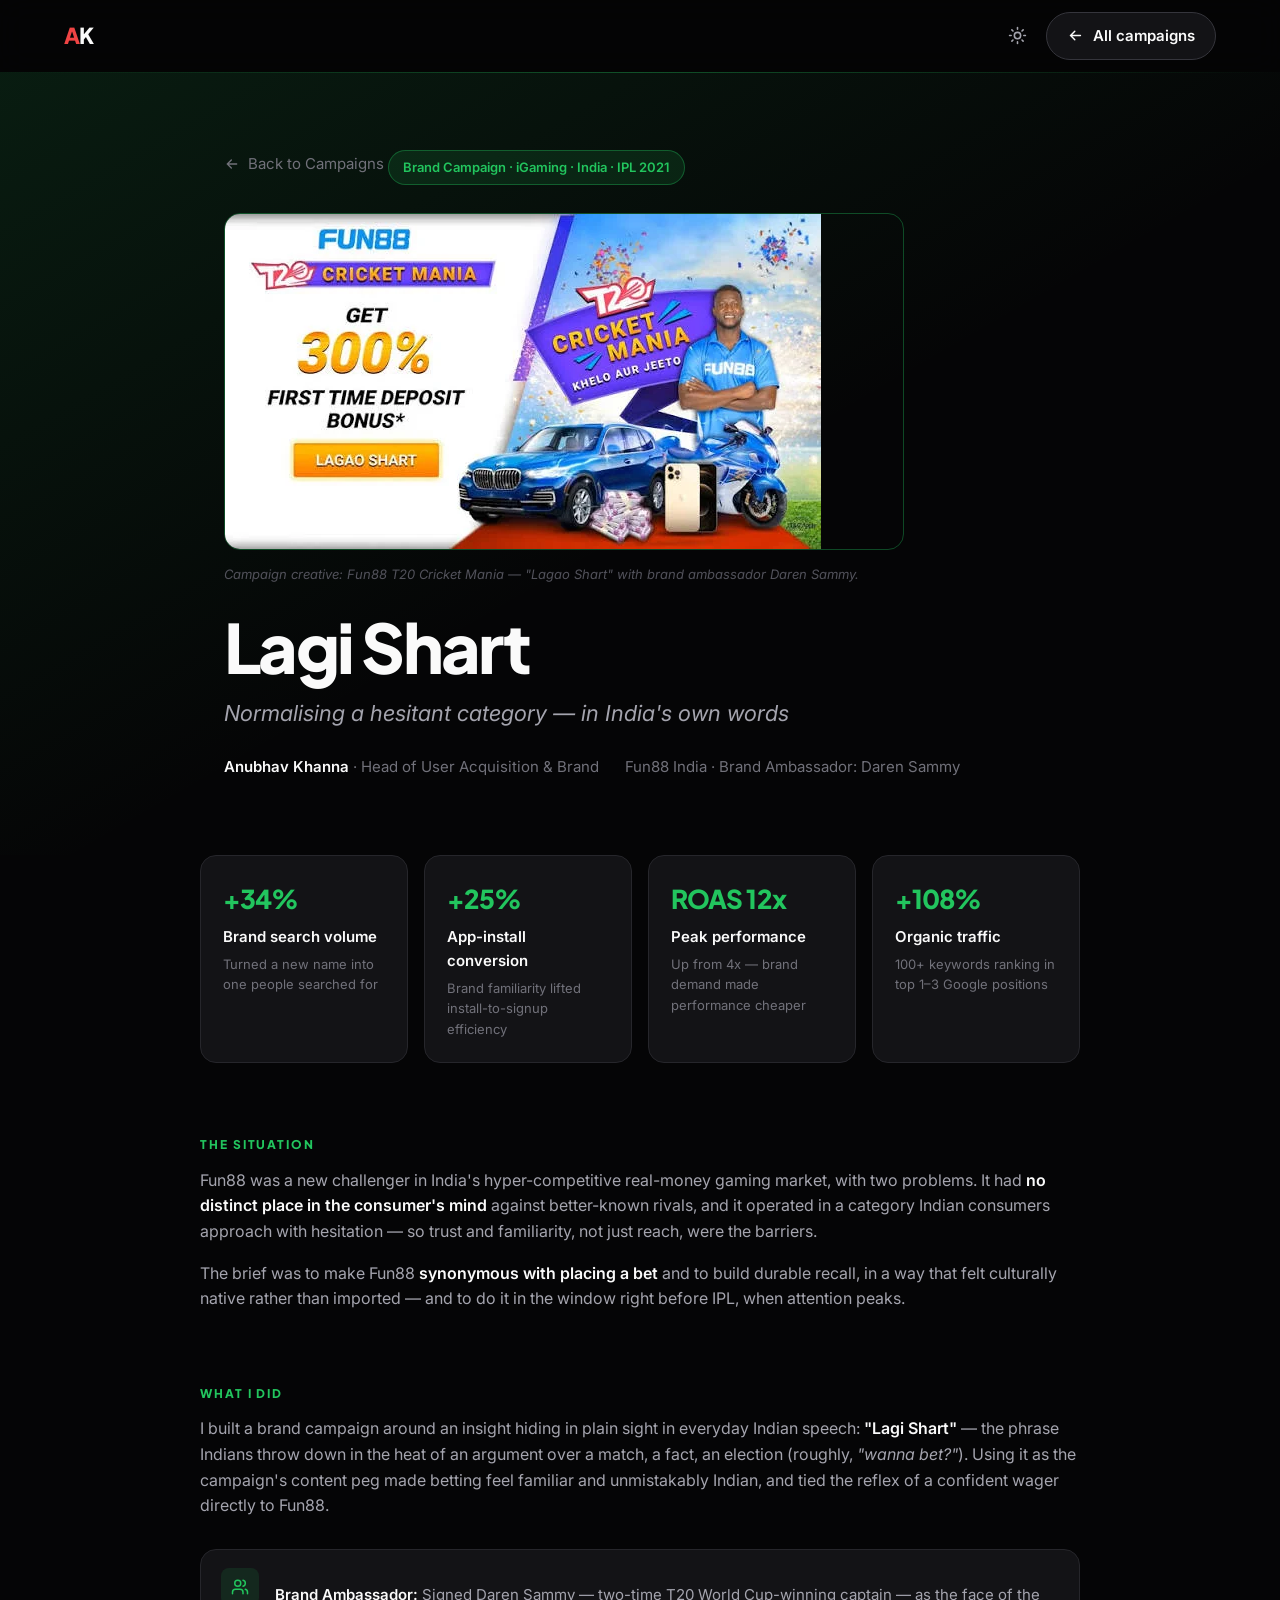
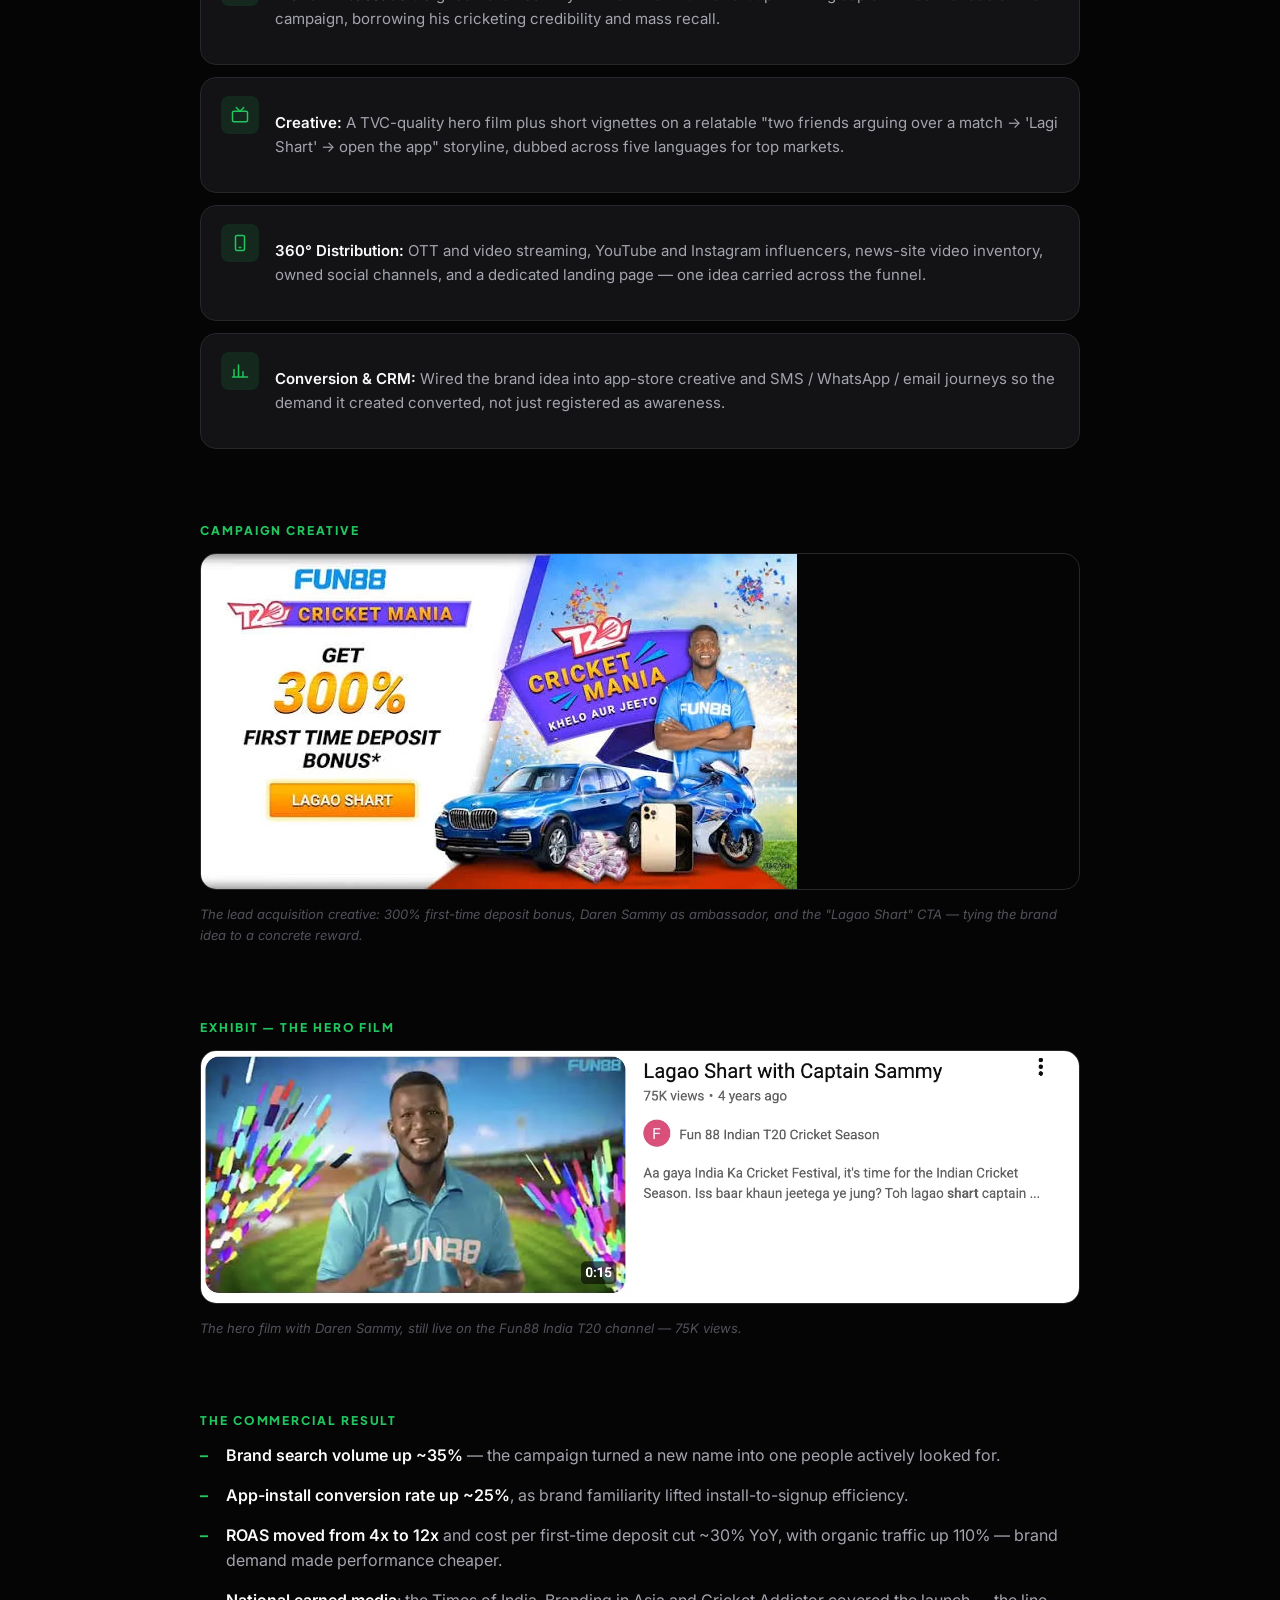
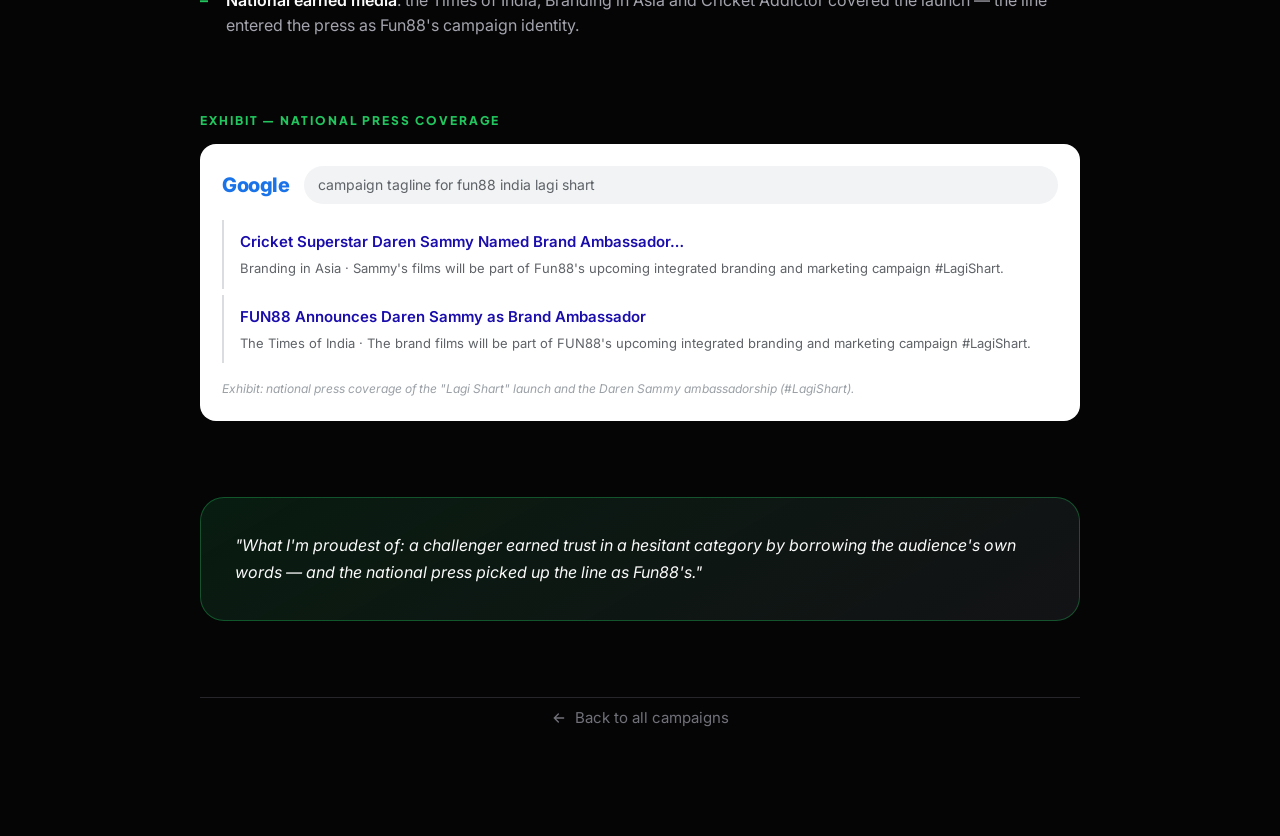
<file: campaign-case-studies/lagi-shart/index.html>
<!DOCTYPE html>
<html lang="en" data-theme="dark">
<head>
<meta charset="utf-8">
<meta name="viewport" content="width=device-width, initial-scale=1">
<!-- PRIVATE: shared by direct link only. Never remove the noindex below. -->
<meta name="robots" content="noindex, nofollow, noarchive, nosnippet">
<title>Lagi Shart — Fun88 India | Anubhav Khanna</title>
<meta name="description" content="Normalising a hesitant category in India's own words. Brand search +35%, ROAS from 4x to 12x, organic traffic +110%.">
<link rel="icon" href="../../assets/img/favicon.svg" type="image/svg+xml">
<link rel="preconnect" href="https://fonts.googleapis.com">
<link rel="preconnect" href="https://fonts.gstatic.com" crossorigin>
<link href="https://fonts.googleapis.com/css2?family=Inter:wght@400;500;600;700&family=Plus+Jakarta+Sans:wght@700;800&display=swap" rel="stylesheet">
<link rel="stylesheet" href="../../assets/css/site.css">
</head>
<body class="camp" data-accent="green">

<a class="skip" href="#main">Skip to content</a>

<svg width="0" height="0" style="position:absolute" aria-hidden="true" focusable="false">
  <symbol id="ic-sun" viewBox="0 0 24 24" fill="none" stroke="currentColor" stroke-width="2" stroke-linecap="round"><circle cx="12" cy="12" r="4"/><path d="M12 2v2M12 20v2M4.9 4.9l1.4 1.4M17.7 17.7l1.4 1.4M2 12h2M20 12h2M6.3 17.7l-1.4 1.4M19.1 4.9l-1.4 1.4"/></symbol>
  <symbol id="ic-moon" viewBox="0 0 24 24" fill="none" stroke="currentColor" stroke-width="2" stroke-linecap="round"><path d="M21 12.8A9 9 0 1 1 11.2 3a7 7 0 0 0 9.8 9.8z"/></symbol>
  <symbol id="ic-arrow-l" viewBox="0 0 24 24" fill="none" stroke="currentColor" stroke-width="2" stroke-linecap="round"><path d="M19 12H5M11 18l-6-6 6-6"/></symbol>
  <symbol id="ic-users" viewBox="0 0 24 24" fill="none" stroke="currentColor" stroke-width="2" stroke-linecap="round"><path d="M16 21v-2a4 4 0 0 0-4-4H6a4 4 0 0 0-4 4v2"/><circle cx="9" cy="7" r="4"/><path d="M22 21v-2a4 4 0 0 0-3-3.9M16 3.1a4 4 0 0 1 0 7.8"/></symbol>
  <symbol id="ic-tv" viewBox="0 0 24 24" fill="none" stroke="currentColor" stroke-width="2" stroke-linecap="round"><rect x="2" y="7" width="20" height="14" rx="2"/><path d="m17 2-5 5-5-5"/></symbol>
  <symbol id="ic-phone-m" viewBox="0 0 24 24" fill="none" stroke="currentColor" stroke-width="2" stroke-linecap="round"><rect x="6" y="2" width="12" height="20" rx="2"/><path d="M11 18h2"/></symbol>
  <symbol id="ic-chart" viewBox="0 0 24 24" fill="none" stroke="currentColor" stroke-width="2" stroke-linecap="round"><path d="M4 20V10M10 20V4M16 20v-7M22 20H2"/></symbol>
</svg>

<header class="nav">
  <div class="shell nav__inner">
    <a class="nav__logo" href="../../" aria-label="Anubhav Khanna — home"><span>A</span>K</a>
    <div class="nav__actions" style="margin-left:auto">
      <button class="icon-btn theme-toggle" type="button" aria-label="Switch to light theme" aria-pressed="false">
        <svg class="icon-sun" aria-hidden="true"><use href="#ic-sun"></use></svg>
        <svg class="icon-moon" aria-hidden="true"><use href="#ic-moon"></use></svg>
      </button>
      <a class="btn btn--outline" href="../"><svg aria-hidden="true"><use href="#ic-arrow-l"></use></svg>All campaigns</a>
    </div>
  </div>
</header>

<main id="main">

<section class="camp-hero">
  <div class="shell shell--narrow">
    <a class="back" href="../"><svg aria-hidden="true"><use href="#ic-arrow-l"></use></svg> Back to Campaigns</a>

    <span class="camp-tag">Brand Campaign &middot; iGaming &middot; India &middot; IPL 2021</span>

    <figure class="camp-art" style="margin-bottom:0">
      <img src="../../assets/img/campaign-b-key.webp"
           alt="Fun88 T20 Cricket Mania — Lagao Shart campaign creative with Daren Sammy">
    </figure>
    <p class="camp-caption">Campaign creative: Fun88 T20 Cricket Mania — "Lagao Shart" with brand ambassador Daren Sammy.</p>

    <h1>Lagi Shart</h1>
    <p class="camp-sub">Normalising a hesitant category — in India's own words</p>
    <p class="camp-byline">
      <span><strong>Anubhav Khanna</strong> &middot; Head of User Acquisition &amp; Brand</span>
      <span>Fun88 India &middot; Brand Ambassador: Daren Sammy</span>
    </p>
  </div>
</section>

<div class="shell shell--narrow camp-body">

  <div class="metrics reveal">
    <div class="metric"><div class="metric__val">+35%</div><div class="metric__label">Brand search volume</div><div class="metric__sub">Turned a new name into one people searched for</div></div>
    <div class="metric"><div class="metric__val">+25%</div><div class="metric__label">App-install conversion</div><div class="metric__sub">Brand familiarity lifted install-to-signup efficiency</div></div>
    <div class="metric"><div class="metric__val">ROAS 12x</div><div class="metric__label">Peak performance</div><div class="metric__sub">Up from 4x — brand demand made performance cheaper</div></div>
    <div class="metric"><div class="metric__val">+110%</div><div class="metric__label">Organic traffic</div><div class="metric__sub">100+ keywords ranking in top 1&ndash;3 Google positions</div></div>
  </div>

  <section class="camp-block reveal">
    <h2 class="kicker">The Situation</h2>
    <div class="prose">
      <p>Fun88 was a new challenger in India's hyper-competitive real-money gaming market, with two problems. It had <strong>no distinct place in the consumer's mind</strong> against better-known rivals, and it operated in a category Indian consumers approach with hesitation — so trust and familiarity, not just reach, were the barriers.</p>
      <p>The brief was to make Fun88 <strong>synonymous with placing a bet</strong> and to build durable recall, in a way that felt culturally native rather than imported — and to do it in the window right before IPL, when attention peaks.</p>
    </div>
  </section>

  <section class="camp-block reveal">
    <h2 class="kicker">What I Did</h2>
    <div class="prose">
      <p>I built a brand campaign around an insight hiding in plain sight in everyday Indian speech: <strong>"Lagi Shart"</strong> — the phrase Indians throw down in the heat of an argument over a match, a fact, an election (roughly, <em>"wanna bet?"</em>). Using it as the campaign's content peg made betting feel familiar and unmistakably Indian, and tied the reflex of a confident wager directly to Fun88.</p>
    </div>

    <div class="channels">
      <div class="channel">
        <span class="channel__icon" aria-hidden="true"><svg><use href="#ic-users"></use></svg></span>
        <p class="channel__text"><b>Brand Ambassador:</b> Signed Daren Sammy — two-time T20 World Cup-winning captain — as the face of the campaign, borrowing his cricketing credibility and mass recall.</p>
      </div>
      <div class="channel">
        <span class="channel__icon" aria-hidden="true"><svg><use href="#ic-tv"></use></svg></span>
        <p class="channel__text"><b>Creative:</b> A TVC-quality hero film plus short vignettes on a relatable "two friends arguing over a match &rarr; 'Lagi Shart' &rarr; open the app" storyline, dubbed across five languages for top markets.</p>
      </div>
      <div class="channel">
        <span class="channel__icon" aria-hidden="true"><svg><use href="#ic-phone-m"></use></svg></span>
        <p class="channel__text"><b>360&deg; Distribution:</b> OTT and video streaming, YouTube and Instagram influencers, news-site video inventory, owned social channels, and a dedicated landing page — one idea carried across the funnel.</p>
      </div>
      <div class="channel">
        <span class="channel__icon" aria-hidden="true"><svg><use href="#ic-chart"></use></svg></span>
        <p class="channel__text"><b>Conversion &amp; CRM:</b> Wired the brand idea into app-store creative and SMS / WhatsApp / email journeys so the demand it created converted, not just registered as awareness.</p>
      </div>
    </div>
  </section>

  <section class="camp-block reveal">
    <h2 class="kicker">Campaign Creative</h2>
    <figure class="camp-art" style="max-width:100%;margin-top:0;border-color:var(--border)">
      <img src="../../assets/img/campaign-b-key.webp"
           alt="Fun88 T20 Cricket Mania — Lagao Shart campaign creative" loading="lazy">
    </figure>
    <p class="camp-caption">The lead acquisition creative: 300% first-time deposit bonus, Daren Sammy as ambassador, and the "Lagao Shart" CTA — tying the brand idea to a concrete reward.</p>
  </section>

  <section class="camp-block reveal">
    <h2 class="kicker">Exhibit &mdash; The Hero Film</h2>
    <figure class="camp-art" style="max-width:100%;margin-top:0;border-color:var(--border)">
      <img src="../../assets/img/campaign-b-film.webp"
           alt="YouTube listing for 'Lagao Shart with Captain Sammy' — Fun88 India T20 Cricket Season, 75K views"
           loading="lazy">
    </figure>
    <p class="camp-caption">The hero film with Daren Sammy, still live on the Fun88 India T20 channel &mdash; 75K views.</p>
  </section>

  <section class="camp-block reveal">
    <h2 class="kicker">The Commercial Result</h2>
    <ul class="results">
      <li><strong>Brand search volume up ~35%</strong> — the campaign turned a new name into one people actively looked for.</li>
      <li><strong>App-install conversion rate up ~25%</strong>, as brand familiarity lifted install-to-signup efficiency.</li>
      <li><strong>ROAS moved from 4x to 12x</strong> and cost per first-time deposit cut ~30% YoY, with organic traffic up 110% — brand demand made performance cheaper.</li>
      <li><strong>National earned media</strong>: the Times of India, Branding in Asia and Cricket Addictor covered the launch — the line entered the press as Fun88's campaign identity.</li>
    </ul>
  </section>

  <section class="camp-block reveal">
    <h2 class="kicker">Exhibit — National Press Coverage</h2>
    <div class="exhibit">
      <div class="exhibit__bar">
        <span class="exhibit__g">Google</span>
        <span class="exhibit__q">campaign tagline for fun88 india lagi shart</span>
      </div>
      <div class="exhibit__result">
        <p class="exhibit__result-title">Cricket Superstar Daren Sammy Named Brand Ambassador&hellip;</p>
        <p class="exhibit__result-snip">Branding in Asia &middot; Sammy's films will be part of Fun88's upcoming integrated branding and marketing campaign #LagiShart.</p>
      </div>
      <div class="exhibit__result">
        <p class="exhibit__result-title">FUN88 Announces Daren Sammy as Brand Ambassador</p>
        <p class="exhibit__result-snip">The Times of India &middot; The brand films will be part of FUN88's upcoming integrated branding and marketing campaign #LagiShart.</p>
      </div>
      <p class="exhibit__note">Exhibit: national press coverage of the "Lagi Shart" launch and the Daren Sammy ambassadorship (#LagiShart).</p>
    </div>
  </section>

  <div class="proudof reveal">
    <p>"What I'm proudest of: a challenger earned trust in a hesitant category by borrowing the audience's own words — and the national press picked up the line as Fun88's."</p>
  </div>

  <div class="camp-foot reveal">
    <a class="back" href="../"><svg aria-hidden="true"><use href="#ic-arrow-l"></use></svg> Back to all campaigns</a>
  </div>

</div>
</main>

<script src="../../assets/js/site.js" defer></script>
</body>
</html>
</file>
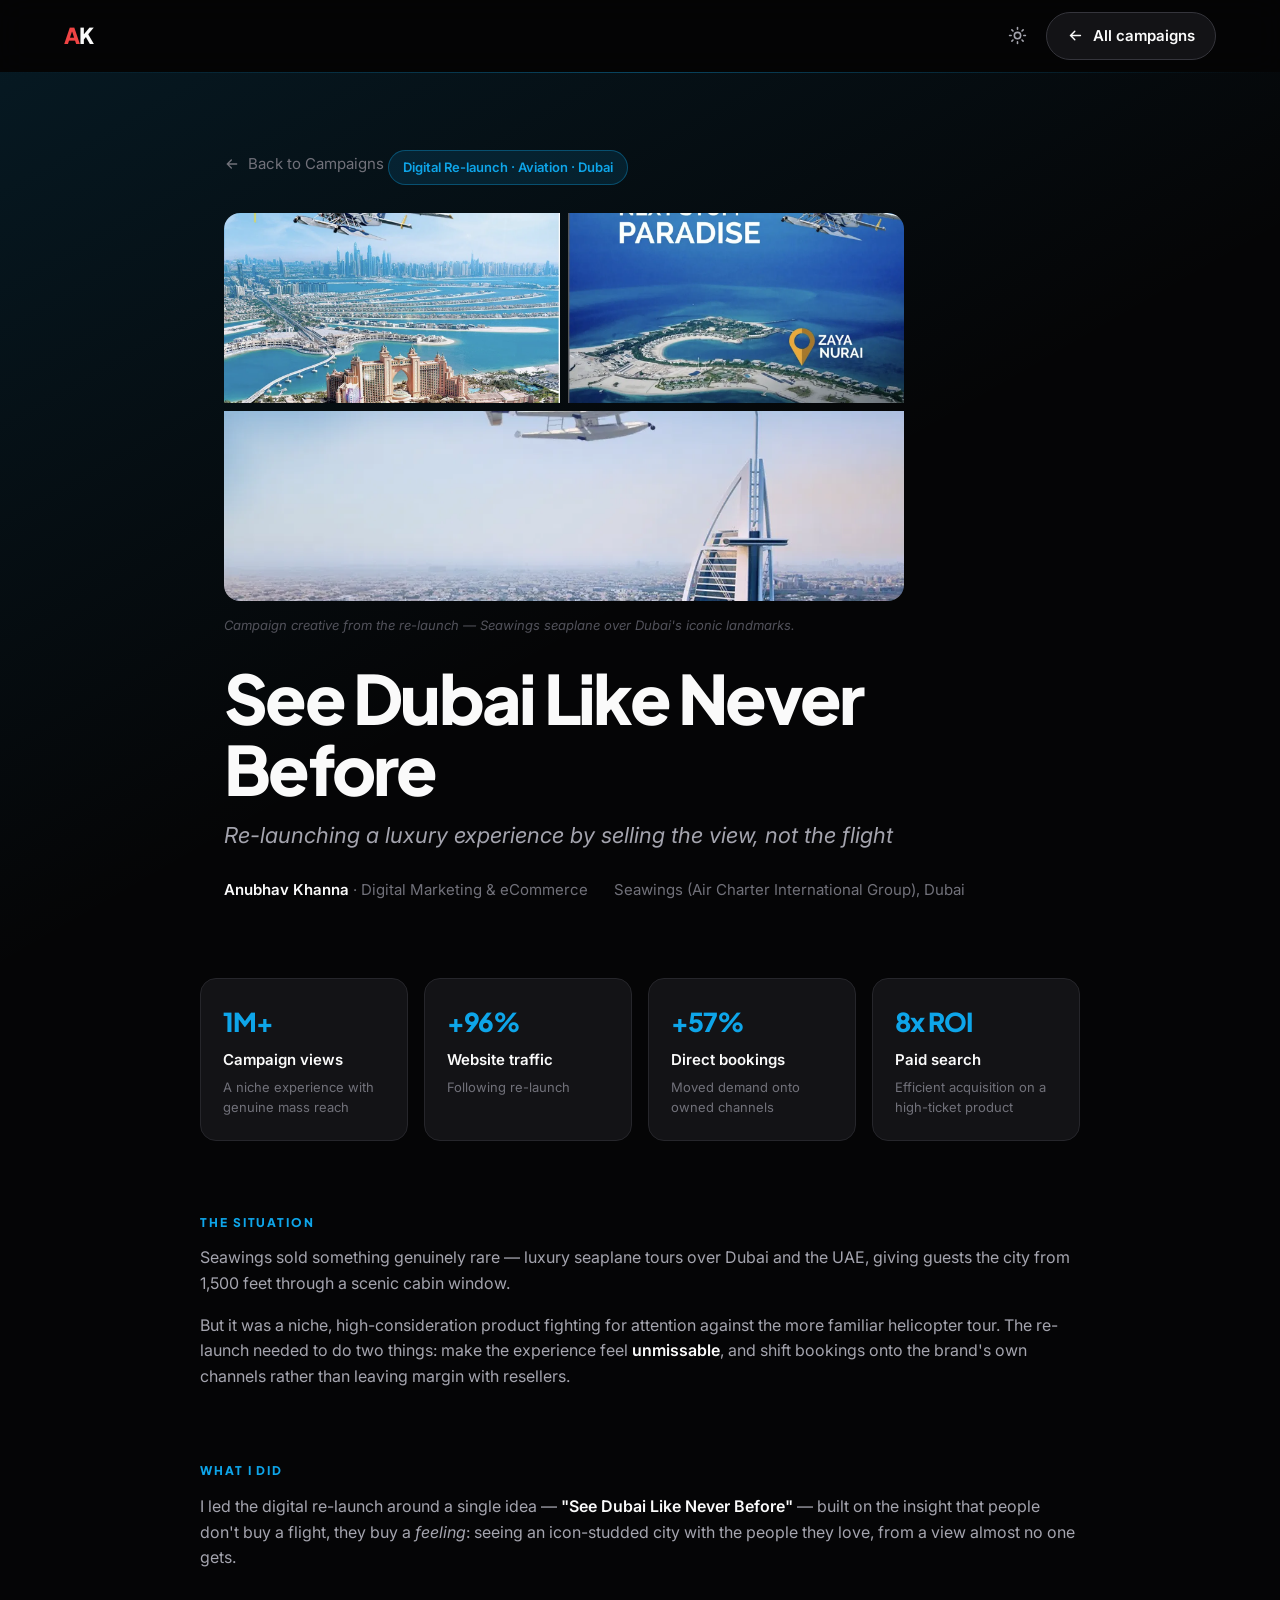
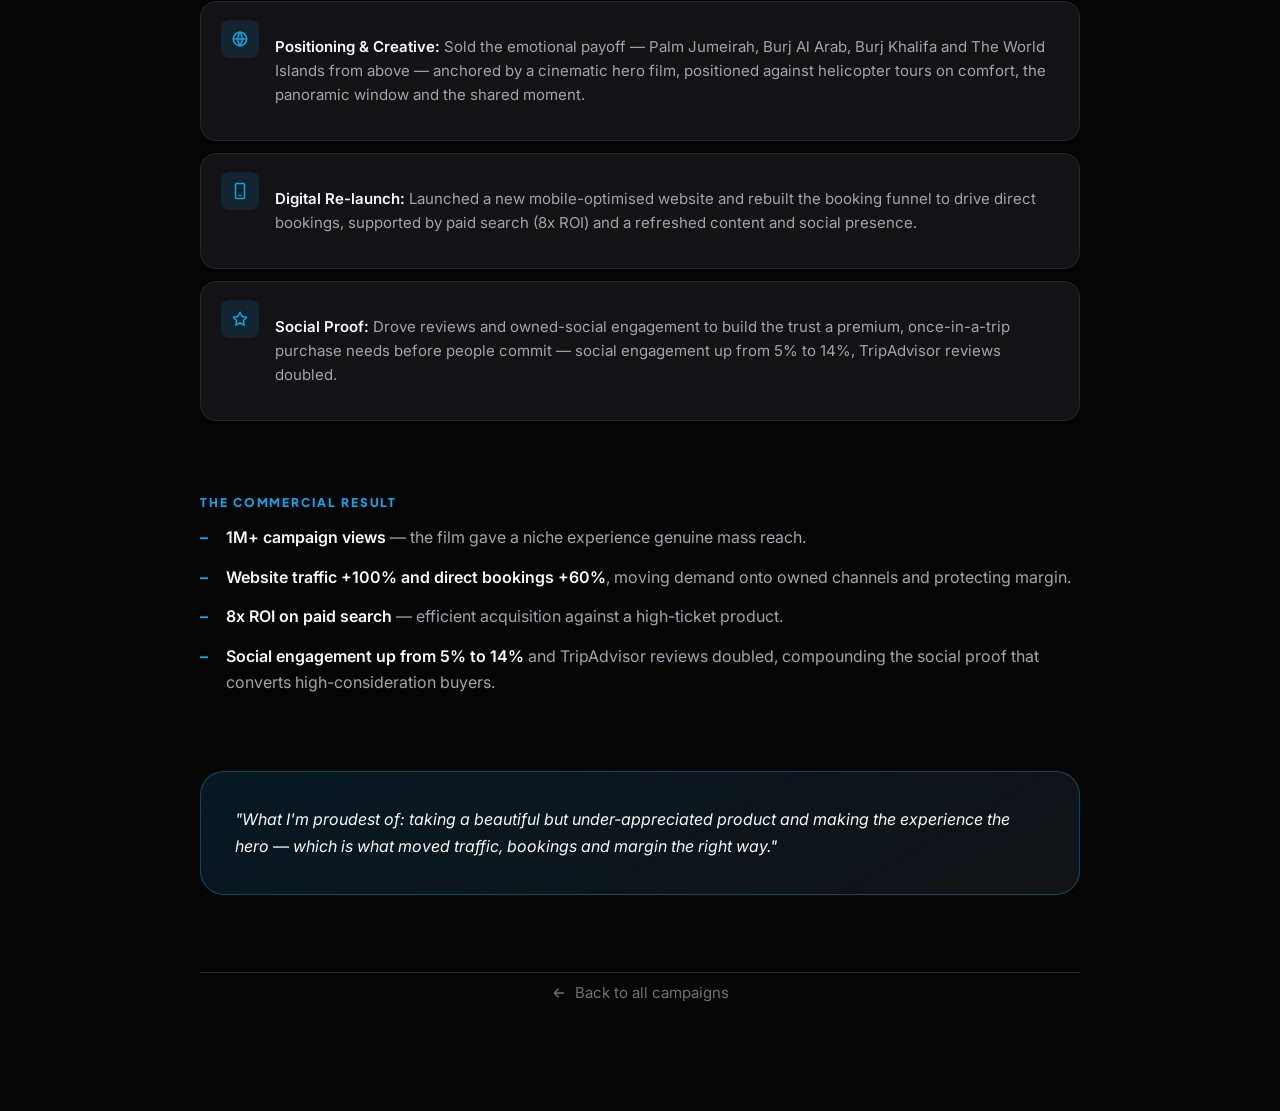
<file: campaign-case-studies/see-dubai-like-never-before/index.html>
<!DOCTYPE html>
<html lang="en" data-theme="dark">
<head>
<meta charset="utf-8">
<meta name="viewport" content="width=device-width, initial-scale=1">
<!-- PRIVATE: shared by direct link only. Never remove the noindex below. -->
<meta name="robots" content="noindex, nofollow, noarchive, nosnippet">
<title>See Dubai Like Never Before — Seawings | Anubhav Khanna</title>
<meta name="description" content="Re-launching a luxury seaplane experience by selling the view, not the flight. 1M+ campaign views, 8x paid search ROI, direct bookings +60%.">
<link rel="icon" href="../../assets/img/favicon.svg" type="image/svg+xml">
<link rel="preconnect" href="https://fonts.googleapis.com">
<link rel="preconnect" href="https://fonts.gstatic.com" crossorigin>
<link href="https://fonts.googleapis.com/css2?family=Inter:wght@400;500;600;700&family=Plus+Jakarta+Sans:wght@700;800&display=swap" rel="stylesheet">
<link rel="stylesheet" href="../../assets/css/site.css">
</head>
<body class="camp" data-accent="sky">

<a class="skip" href="#main">Skip to content</a>

<svg width="0" height="0" style="position:absolute" aria-hidden="true" focusable="false">
  <symbol id="ic-sun" viewBox="0 0 24 24" fill="none" stroke="currentColor" stroke-width="2" stroke-linecap="round"><circle cx="12" cy="12" r="4"/><path d="M12 2v2M12 20v2M4.9 4.9l1.4 1.4M17.7 17.7l1.4 1.4M2 12h2M20 12h2M6.3 17.7l-1.4 1.4M19.1 4.9l-1.4 1.4"/></symbol>
  <symbol id="ic-moon" viewBox="0 0 24 24" fill="none" stroke="currentColor" stroke-width="2" stroke-linecap="round"><path d="M21 12.8A9 9 0 1 1 11.2 3a7 7 0 0 0 9.8 9.8z"/></symbol>
  <symbol id="ic-arrow-l" viewBox="0 0 24 24" fill="none" stroke="currentColor" stroke-width="2" stroke-linecap="round"><path d="M19 12H5M11 18l-6-6 6-6"/></symbol>
  <symbol id="ic-globe" viewBox="0 0 24 24" fill="none" stroke="currentColor" stroke-width="2"><circle cx="12" cy="12" r="9"/><path d="M3 12h18M12 3a15 15 0 0 1 0 18 15 15 0 0 1 0-18z"/></symbol>
  <symbol id="ic-phone-m" viewBox="0 0 24 24" fill="none" stroke="currentColor" stroke-width="2" stroke-linecap="round"><rect x="6" y="2" width="12" height="20" rx="2"/><path d="M11 18h2"/></symbol>
  <symbol id="ic-star" viewBox="0 0 24 24" fill="none" stroke="currentColor" stroke-width="2" stroke-linecap="round" stroke-linejoin="round"><path d="m12 3 2.8 5.7 6.2.9-4.5 4.4 1 6.2-5.5-2.9-5.5 2.9 1-6.2L3 9.6l6.2-.9z"/></symbol>
</svg>

<header class="nav">
  <div class="shell nav__inner">
    <a class="nav__logo" href="../../" aria-label="Anubhav Khanna — home"><span>A</span>K</a>
    <div class="nav__actions" style="margin-left:auto">
      <button class="icon-btn theme-toggle" type="button" aria-label="Switch to light theme" aria-pressed="false">
        <svg class="icon-sun" aria-hidden="true"><use href="#ic-sun"></use></svg>
        <svg class="icon-moon" aria-hidden="true"><use href="#ic-moon"></use></svg>
      </button>
      <a class="btn btn--outline" href="../"><svg aria-hidden="true"><use href="#ic-arrow-l"></use></svg>All campaigns</a>
    </div>
  </div>
</header>

<main id="main">

<section class="camp-hero">
  <div class="shell shell--narrow">
    <a class="back" href="../"><svg aria-hidden="true"><use href="#ic-arrow-l"></use></svg> Back to Campaigns</a>

    <span class="camp-tag">Digital Re-launch &middot; Aviation &middot; Dubai</span>

    <div class="camp-art camp-art--grid">
      <img src="../../assets/img/seawings-1.webp"
           alt="Seawings seaplane over Palm Jumeirah and Atlantis, Dubai" loading="lazy">
      <img src="../../assets/img/seawings-2.webp"
           alt="Seawings seaplane approaching Zaya Nurai Island" loading="lazy">
      <img src="../../assets/img/seawings-3.webp"
           alt="Seawings seaplane over the Burj Al Arab, Dubai" loading="lazy">
    </div>
    <p class="camp-caption">Campaign creative from the re-launch — Seawings seaplane over Dubai's iconic landmarks.</p>

    <h1>See Dubai Like Never Before</h1>
    <p class="camp-sub">Re-launching a luxury experience by selling the view, not the flight</p>
    <p class="camp-byline">
      <span><strong>Anubhav Khanna</strong> &middot; Digital Marketing &amp; eCommerce</span>
      <span>Seawings (Air Charter International Group), Dubai</span>
    </p>
  </div>
</section>

<div class="shell shell--narrow camp-body">

  <div class="metrics reveal">
    <div class="metric"><div class="metric__val">1M+</div><div class="metric__label">Campaign views</div><div class="metric__sub">A niche experience with genuine mass reach</div></div>
    <div class="metric"><div class="metric__val">+100%</div><div class="metric__label">Website traffic</div><div class="metric__sub">Following re-launch</div></div>
    <div class="metric"><div class="metric__val">+60%</div><div class="metric__label">Direct bookings</div><div class="metric__sub">Moved demand onto owned channels</div></div>
    <div class="metric"><div class="metric__val">8x ROI</div><div class="metric__label">Paid search</div><div class="metric__sub">Efficient acquisition on a high-ticket product</div></div>
  </div>

  <section class="camp-block reveal">
    <h2 class="kicker">The Situation</h2>
    <div class="prose">
      <p>Seawings sold something genuinely rare — luxury seaplane tours over Dubai and the UAE, giving guests the city from 1,500 feet through a scenic cabin window.</p>
      <p>But it was a niche, high-consideration product fighting for attention against the more familiar helicopter tour. The re-launch needed to do two things: make the experience feel <strong>unmissable</strong>, and shift bookings onto the brand's own channels rather than leaving margin with resellers.</p>
    </div>
  </section>

  <section class="camp-block reveal">
    <h2 class="kicker">What I Did</h2>
    <div class="prose">
      <p>I led the digital re-launch around a single idea — <strong>"See Dubai Like Never Before"</strong> — built on the insight that people don't buy a flight, they buy a <em>feeling</em>: seeing an icon-studded city with the people they love, from a view almost no one gets.</p>
    </div>

    <div class="channels">
      <div class="channel">
        <span class="channel__icon" aria-hidden="true"><svg><use href="#ic-globe"></use></svg></span>
        <p class="channel__text"><b>Positioning &amp; Creative:</b> Sold the emotional payoff — Palm Jumeirah, Burj Al Arab, Burj Khalifa and The World Islands from above — anchored by a cinematic hero film, positioned against helicopter tours on comfort, the panoramic window and the shared moment.</p>
      </div>
      <div class="channel">
        <span class="channel__icon" aria-hidden="true"><svg><use href="#ic-phone-m"></use></svg></span>
        <p class="channel__text"><b>Digital Re-launch:</b> Launched a new mobile-optimised website and rebuilt the booking funnel to drive direct bookings, supported by paid search (8x ROI) and a refreshed content and social presence.</p>
      </div>
      <div class="channel">
        <span class="channel__icon" aria-hidden="true"><svg><use href="#ic-star"></use></svg></span>
        <p class="channel__text"><b>Social Proof:</b> Drove reviews and owned-social engagement to build the trust a premium, once-in-a-trip purchase needs before people commit — social engagement up from 5% to 14%, TripAdvisor reviews doubled.</p>
      </div>
    </div>
  </section>

  <section class="camp-block reveal">
    <h2 class="kicker">The Commercial Result</h2>
    <ul class="results">
      <li><strong>1M+ campaign views</strong> — the film gave a niche experience genuine mass reach.</li>
      <li><strong>Website traffic +100% and direct bookings +60%</strong>, moving demand onto owned channels and protecting margin.</li>
      <li><strong>8x ROI on paid search</strong> — efficient acquisition against a high-ticket product.</li>
      <li><strong>Social engagement up from 5% to 14%</strong> and TripAdvisor reviews doubled, compounding the social proof that converts high-consideration buyers.</li>
    </ul>
  </section>

  <div class="proudof reveal">
    <p>"What I'm proudest of: taking a beautiful but under-appreciated product and making the <em>experience</em> the hero — which is what moved traffic, bookings and margin the right way."</p>
  </div>

  <div class="camp-foot reveal">
    <a class="back" href="../"><svg aria-hidden="true"><use href="#ic-arrow-l"></use></svg> Back to all campaigns</a>
  </div>

</div>
</main>

<script src="../../assets/js/site.js" defer></script>
</body>
</html>
</file>
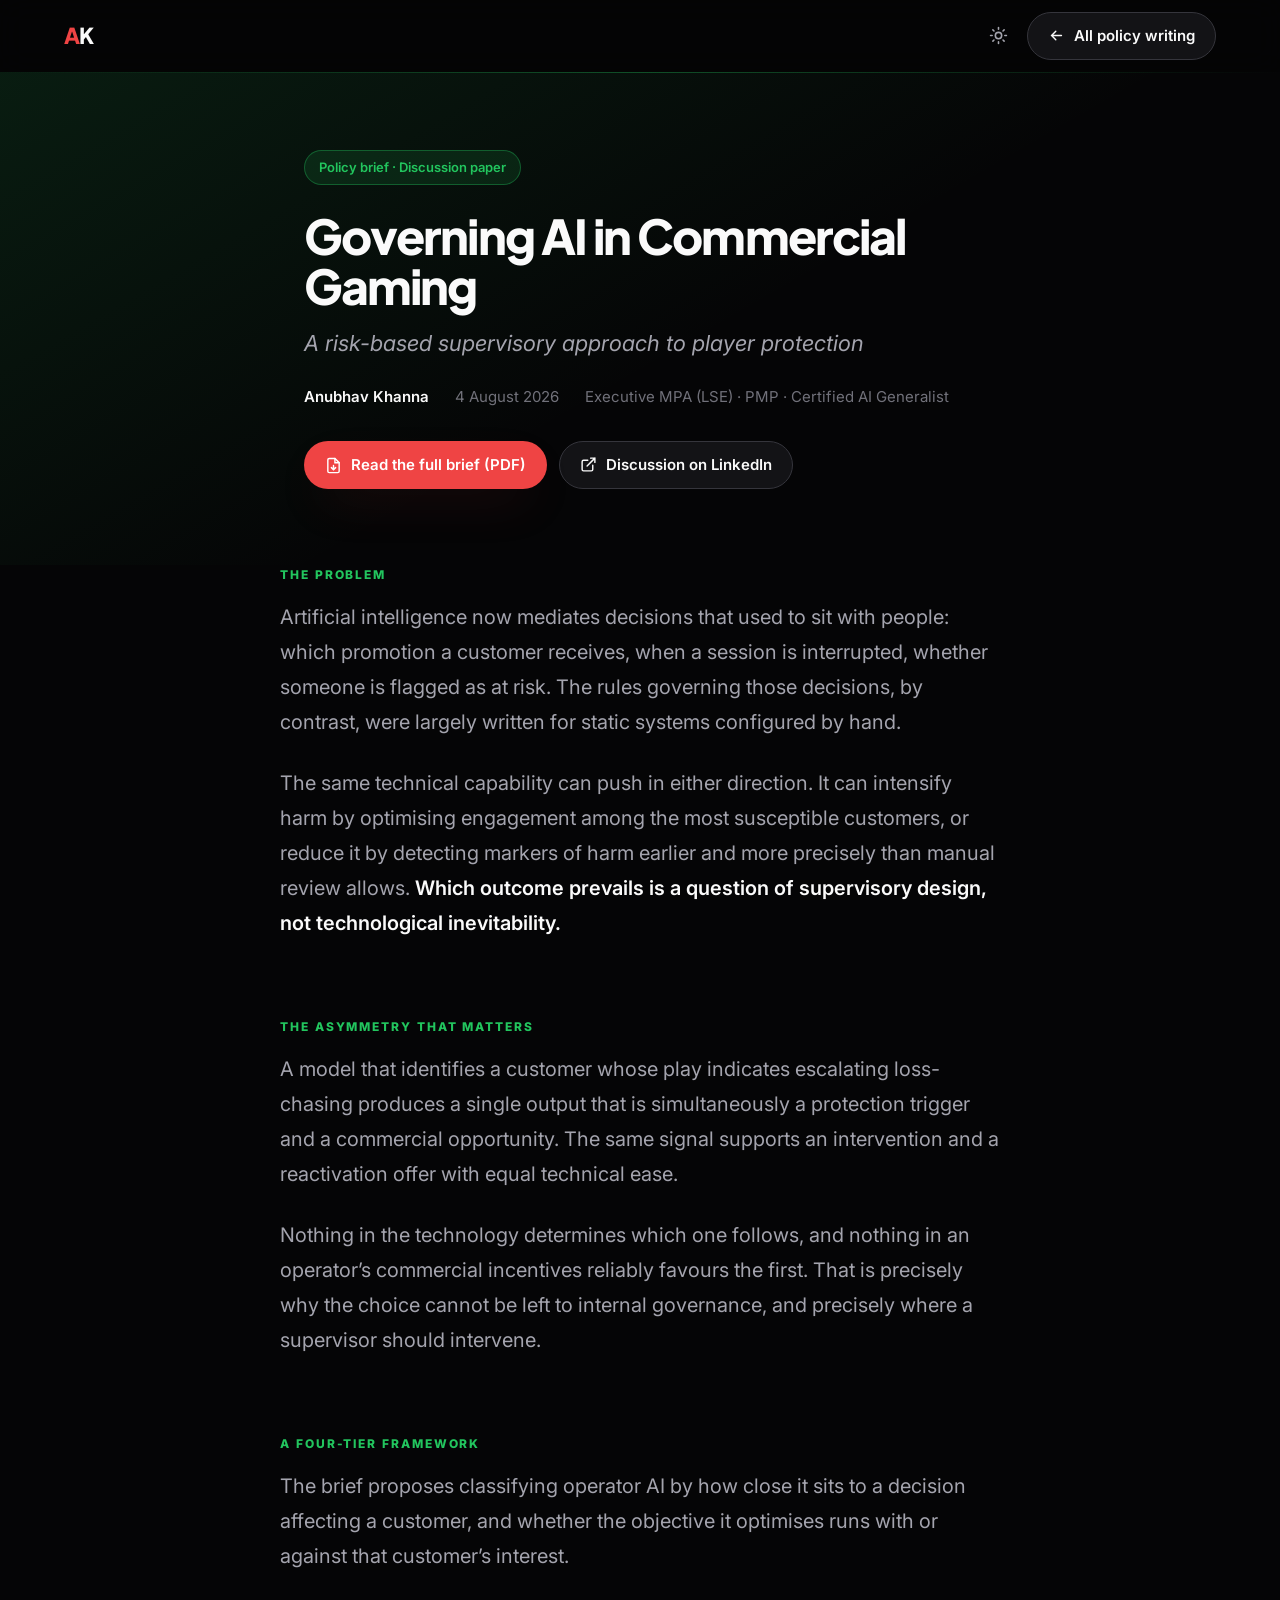
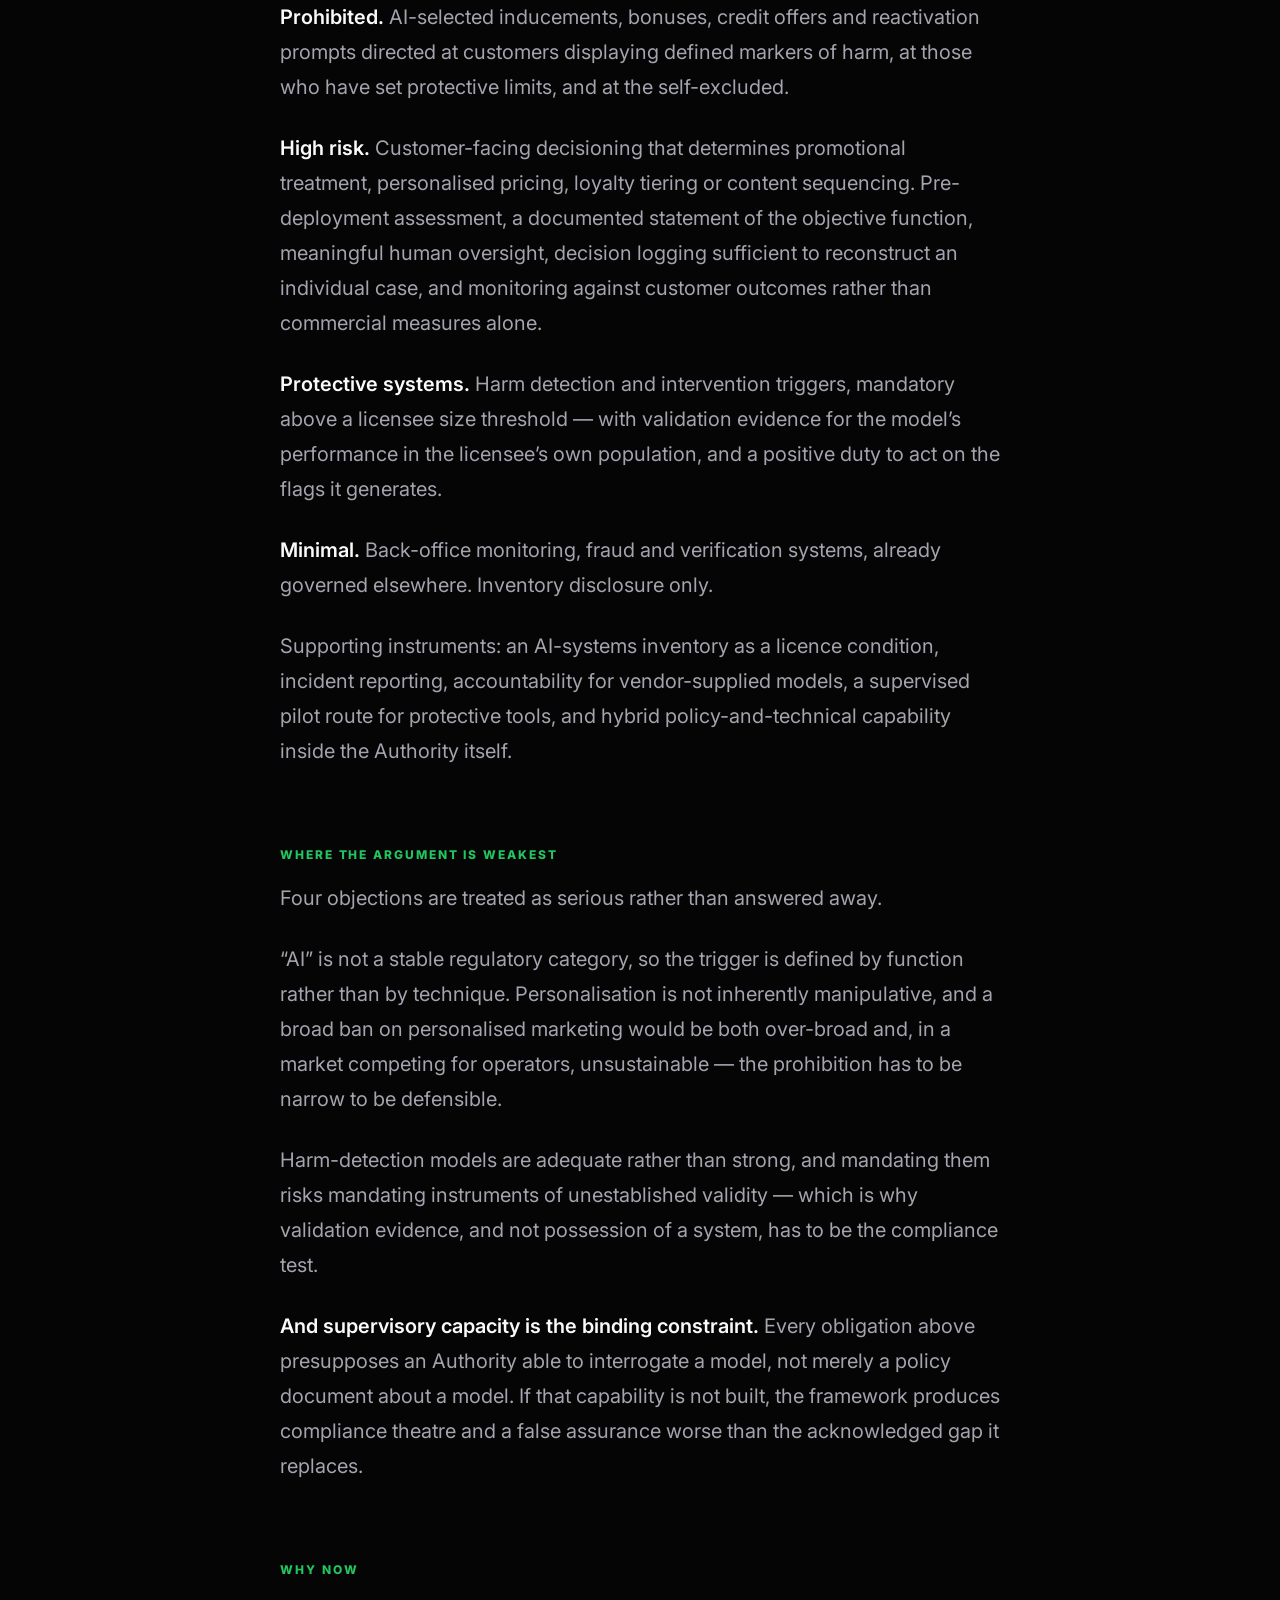
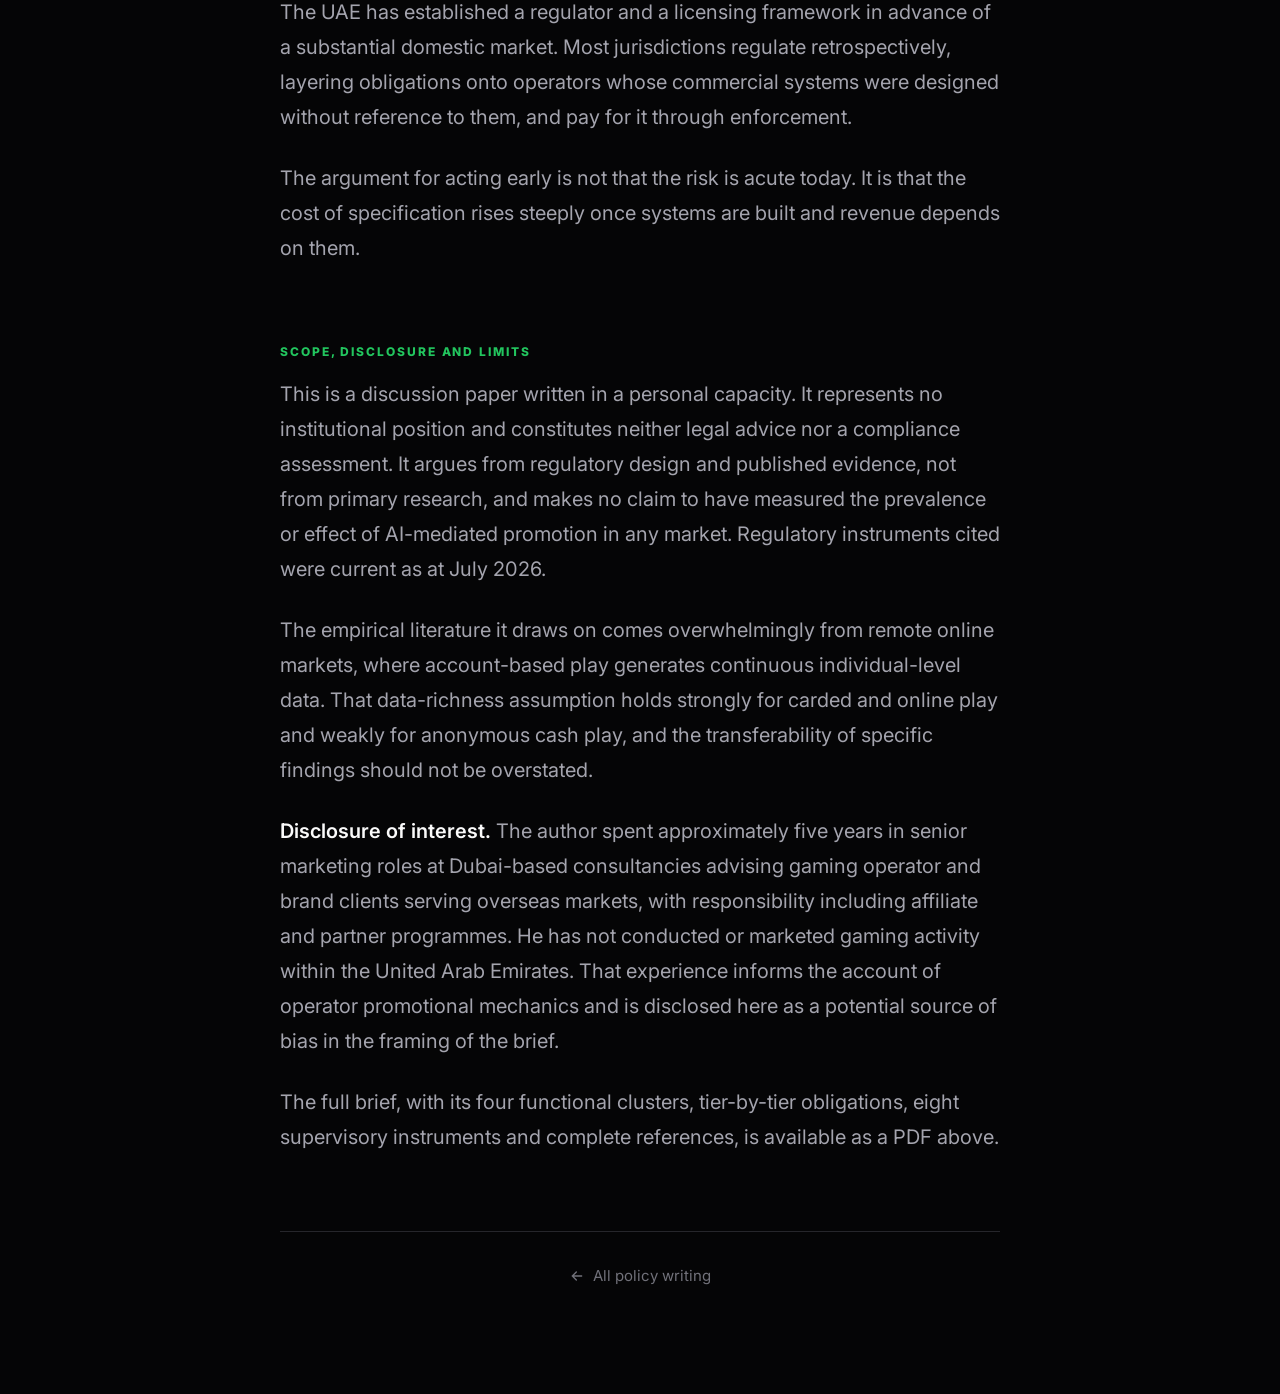
<file: public-policy/governing-ai-in-commercial-gaming/index.html>
<!DOCTYPE html>
<html lang="en" data-theme="dark">
<head>
<meta charset="utf-8">
<meta name="viewport" content="width=device-width, initial-scale=1">
<!-- PUBLIC: this page is meant to be found in search. Deliberate. -->
<meta name="robots" content="index, follow">
<title>Governing AI in Commercial Gaming — Anubhav Khanna</title>
<meta name="description" content="A discussion paper proposing a risk-based supervisory framework for operator AI in commercial gaming: four tiers of obligation, one narrow prohibition, and the supervisory capacity to administer either.">
<link rel="canonical" href="https://anubhavkhanna.com/public-policy/governing-ai-in-commercial-gaming/">
<meta property="og:type" content="article">
<meta property="og:title" content="Governing AI in Commercial Gaming — a risk-based supervisory approach">
<meta property="og:description" content="A discussion paper on classifying operator AI by its capacity to affect customers, and scaling regulatory obligations accordingly.">
<meta property="og:url" content="https://anubhavkhanna.com/public-policy/governing-ai-in-commercial-gaming/">
<link rel="icon" href="../../assets/img/favicon.svg" type="image/svg+xml">
<link rel="preconnect" href="https://fonts.googleapis.com">
<link rel="preconnect" href="https://fonts.gstatic.com" crossorigin>
<link href="https://fonts.googleapis.com/css2?family=Inter:wght@400;500;600;700&family=Plus+Jakarta+Sans:wght@700;800&display=swap" rel="stylesheet">
<link rel="stylesheet" href="../../assets/css/site.css">
</head>
<body class="camp" data-accent="green">

<a class="skip" href="#main">Skip to content</a>

<svg width="0" height="0" style="position:absolute" aria-hidden="true" focusable="false">
  <symbol id="ic-sun" viewBox="0 0 24 24" fill="none" stroke="currentColor" stroke-width="2" stroke-linecap="round"><circle cx="12" cy="12" r="4"/><path d="M12 2v2M12 20v2M4.9 4.9l1.4 1.4M17.7 17.7l1.4 1.4M2 12h2M20 12h2M6.3 17.7l-1.4 1.4M19.1 4.9l-1.4 1.4"/></symbol>
  <symbol id="ic-moon" viewBox="0 0 24 24" fill="none" stroke="currentColor" stroke-width="2" stroke-linecap="round"><path d="M21 12.8A9 9 0 1 1 11.2 3a7 7 0 0 0 9.8 9.8z"/></symbol>
  <symbol id="ic-arrow-l" viewBox="0 0 24 24" fill="none" stroke="currentColor" stroke-width="2" stroke-linecap="round"><path d="M19 12H5M11 18l-6-6 6-6"/></symbol>
  <symbol id="ic-ext" viewBox="0 0 24 24" fill="none" stroke="currentColor" stroke-width="2" stroke-linecap="round"><path d="M18 13v6a2 2 0 0 1-2 2H5a2 2 0 0 1-2-2V8a2 2 0 0 1 2-2h6"/><path d="M15 3h6v6M10 14 21 3"/></symbol>
  <symbol id="ic-file" viewBox="0 0 24 24" fill="none" stroke="currentColor" stroke-width="2" stroke-linecap="round"><path d="M14 2H6a2 2 0 0 0-2 2v16a2 2 0 0 0 2 2h12a2 2 0 0 0 2-2V8z"/><path d="M14 2v6h6M12 18v-6M9 15l3 3 3-3"/></symbol>
</svg>

<header class="nav">
  <div class="shell nav__inner">
    <a class="nav__logo" href="../../" aria-label="Anubhav Khanna — home"><span>A</span>K</a>
    <div class="nav__actions" style="margin-left:auto">
      <button class="icon-btn theme-toggle" type="button" aria-label="Switch to light theme" aria-pressed="false">
        <svg class="icon-sun" aria-hidden="true"><use href="#ic-sun"></use></svg>
        <svg class="icon-moon" aria-hidden="true"><use href="#ic-moon"></use></svg>
      </button>
      <a class="btn btn--outline" href="../"><svg aria-hidden="true"><use href="#ic-arrow-l"></use></svg>All policy writing</a>
    </div>
  </div>
</header>

<main id="main">

<section class="camp-hero">
  <div class="shell shell--narrow read">
    <span class="camp-tag">Policy brief &middot; Discussion paper</span>
    <h1>Governing AI in Commercial Gaming</h1>
    <p class="camp-sub">A risk-based supervisory approach to player protection</p>
    <p class="camp-byline"><strong>Anubhav Khanna</strong> <span>4 August 2026</span> <span>Executive MPA (LSE) &middot; PMP &middot; Certified AI Generalist</span></p>

    <div style="margin-top:32px;display:flex;gap:12px;flex-wrap:wrap">
      <!-- The href below is the Google Drive link to the full PDF. To change it,
           replace the whole URL inside the quotes. Drive sharing must be set to
           "Anyone with the link" > Viewer, or visitors hit a permission wall. -->
      <a class="btn btn--primary" href="https://drive.google.com/file/d/1tS0SP0BhzDql7zHzP_SO32qdwCI5RMpB/view?usp=drive_link" target="_blank" rel="noopener"><svg aria-hidden="true"><use href="#ic-file"></use></svg>Read the full brief (PDF)</a>
      <a class="btn btn--outline" href="https://www.linkedin.com/posts/anubhav-khanna2386_aigovernance-gamingregulation-responsiblegaming-share-7490333945977438209-hIyd/" target="_blank" rel="noopener"><svg aria-hidden="true"><use href="#ic-ext"></use></svg>Discussion on LinkedIn</a>
    </div>
  </div>
</section>

<div class="shell shell--narrow read camp-body">

  <section class="camp-block reveal">
    <p class="kicker">The problem</p>
    <div class="prose prose--read">
      <p>Artificial intelligence now mediates decisions that used to sit with people: which promotion a customer receives, when a session is interrupted, whether someone is flagged as at risk. The rules governing those decisions, by contrast, were largely written for static systems configured by hand.</p>
      <p>The same technical capability can push in either direction. It can intensify harm by optimising engagement among the most susceptible customers, or reduce it by detecting markers of harm earlier and more precisely than manual review allows. <strong>Which outcome prevails is a question of supervisory design, not technological inevitability.</strong></p>
    </div>
  </section>

  <section class="camp-block reveal">
    <p class="kicker">The asymmetry that matters</p>
    <div class="prose prose--read">
      <p>A model that identifies a customer whose play indicates escalating loss-chasing produces a single output that is simultaneously a protection trigger and a commercial opportunity. The same signal supports an intervention and a reactivation offer with equal technical ease.</p>
      <p>Nothing in the technology determines which one follows, and nothing in an operator&rsquo;s commercial incentives reliably favours the first. That is precisely why the choice cannot be left to internal governance, and precisely where a supervisor should intervene.</p>
    </div>
  </section>

  <section class="camp-block reveal">
    <p class="kicker">A four-tier framework</p>
    <div class="prose prose--read">
      <p>The brief proposes classifying operator AI by how close it sits to a decision affecting a customer, and whether the objective it optimises runs with or against that customer&rsquo;s interest.</p>
      <p><strong>Prohibited.</strong> AI-selected inducements, bonuses, credit offers and reactivation prompts directed at customers displaying defined markers of harm, at those who have set protective limits, and at the self-excluded.</p>
      <p><strong>High risk.</strong> Customer-facing decisioning that determines promotional treatment, personalised pricing, loyalty tiering or content sequencing. Pre-deployment assessment, a documented statement of the objective function, meaningful human oversight, decision logging sufficient to reconstruct an individual case, and monitoring against customer outcomes rather than commercial measures alone.</p>
      <p><strong>Protective systems.</strong> Harm detection and intervention triggers, mandatory above a licensee size threshold &mdash; with validation evidence for the model&rsquo;s performance in the licensee&rsquo;s own population, and a positive duty to act on the flags it generates.</p>
      <p><strong>Minimal.</strong> Back-office monitoring, fraud and verification systems, already governed elsewhere. Inventory disclosure only.</p>
      <p>Supporting instruments: an AI-systems inventory as a licence condition, incident reporting, accountability for vendor-supplied models, a supervised pilot route for protective tools, and hybrid policy-and-technical capability inside the Authority itself.</p>
    </div>
  </section>

  <section class="camp-block reveal">
    <p class="kicker">Where the argument is weakest</p>
    <div class="prose prose--read">
      <p>Four objections are treated as serious rather than answered away.</p>
      <p>&ldquo;AI&rdquo; is not a stable regulatory category, so the trigger is defined by function rather than by technique. Personalisation is not inherently manipulative, and a broad ban on personalised marketing would be both over-broad and, in a market competing for operators, unsustainable &mdash; the prohibition has to be narrow to be defensible.</p>
      <p>Harm-detection models are adequate rather than strong, and mandating them risks mandating instruments of unestablished validity &mdash; which is why validation evidence, and not possession of a system, has to be the compliance test.</p>
      <p><strong>And supervisory capacity is the binding constraint.</strong> Every obligation above presupposes an Authority able to interrogate a model, not merely a policy document about a model. If that capability is not built, the framework produces compliance theatre and a false assurance worse than the acknowledged gap it replaces.</p>
    </div>
  </section>

  <section class="camp-block reveal">
    <p class="kicker">Why now</p>
    <div class="prose prose--read">
      <p>The UAE has established a regulator and a licensing framework in advance of a substantial domestic market. Most jurisdictions regulate retrospectively, layering obligations onto operators whose commercial systems were designed without reference to them, and pay for it through enforcement.</p>
      <p>The argument for acting early is not that the risk is acute today. It is that the cost of specification rises steeply once systems are built and revenue depends on them.</p>
    </div>
  </section>

  <section class="camp-block reveal">
    <p class="kicker">Scope, disclosure and limits</p>
    <div class="prose prose--read">
      <p>This is a discussion paper written in a personal capacity. It represents no institutional position and constitutes neither legal advice nor a compliance assessment. It argues from regulatory design and published evidence, not from primary research, and makes no claim to have measured the prevalence or effect of AI-mediated promotion in any market. Regulatory instruments cited were current as at July 2026.</p>
      <p>The empirical literature it draws on comes overwhelmingly from remote online markets, where account-based play generates continuous individual-level data. That data-richness assumption holds strongly for carded and online play and weakly for anonymous cash play, and the transferability of specific findings should not be overstated.</p>
      <p><strong>Disclosure of interest.</strong> The author spent approximately five years in senior marketing roles at Dubai-based consultancies advising gaming operator and brand clients serving overseas markets, with responsibility including affiliate and partner programmes. He has not conducted or marketed gaming activity within the United Arab Emirates. That experience informs the account of operator promotional mechanics and is disclosed here as a potential source of bias in the framing of the brief.</p>
      <p>The full brief, with its four functional clusters, tier-by-tier obligations, eight supervisory instruments and complete references, is available as a PDF above.</p>
    </div>
  </section>

  <section class="camp-block camp-foot reveal">
    <p style="margin:24px 0 0"><a class="back" href="../"><svg aria-hidden="true"><use href="#ic-arrow-l"></use></svg>All policy writing</a></p>
  </section>

</div>

</main>

<script src="../../assets/js/site.js" defer></script>
</body>
</html>
</file>
<file: assets/css/site.css>
/* ============================================================
   Anubhav Khanna — portfolio
   Single shared stylesheet. No build step, no framework.
   ============================================================ */

/* ---------- tokens ---------- */
:root {
  --bg:            #050506;
  --bg-alt:        #0b0b0d;
  --surface:       #131316;
  --surface-2:     #1a1a1e;
  --border:        #26262b;
  --border-strong: #35353c;

  --ink:           #fafafa;
  --ink-2:         #a4a4ae;
  --ink-3:         #71717a;
  --ink-4:         #52525b;

  --accent:        #ef4444;
  --accent-soft:   #f2705c;
  --accent-warm:   #fb923c;
  --accent-tint:   rgba(239, 68, 68, .10);
  --accent-line:   rgba(239, 68, 68, .28);

  --r-sm: 8px;
  --r:    12px;
  --r-lg: 16px;
  --r-xl: 24px;
  --r-pill: 999px;

  --shell: 1200px;
  --shell-narrow: 880px;

  --nav-h: 72px;

  --shadow: 0 24px 60px -20px rgba(0, 0, 0, .8);
  --shadow-accent: 0 20px 50px -20px rgba(239, 68, 68, .35);

  --ease: cubic-bezier(.22, 1, .36, 1);
}

[data-theme="light"] {
  --bg:            #ffffff;
  --bg-alt:        #f7f7f8;
  --surface:       #ffffff;
  --surface-2:     #f2f2f4;
  --border:        #e4e4e7;
  --border-strong: #d4d4d8;

  --ink:           #101013;
  --ink-2:         #52525b;
  --ink-3:         #71717a;
  --ink-4:         #a1a1aa;

  --accent:        #dc2626;
  --accent-soft:   #e2543f;
  --accent-warm:   #ea7317;
  --accent-tint:   rgba(220, 38, 38, .08);
  --accent-line:   rgba(220, 38, 38, .22);

  --shadow: 0 18px 44px -22px rgba(16, 16, 19, .18);
  --shadow-accent: 0 18px 40px -20px rgba(220, 38, 38, .25);
}

/* ---------- reset ---------- */
*, *::before, *::after { box-sizing: border-box; }

html {
  scroll-behavior: smooth;
  scroll-padding-top: calc(var(--nav-h) + 16px);
  -webkit-text-size-adjust: 100%;
}

body {
  margin: 0;
  background: var(--bg);
  color: var(--ink);
  font-family: "Inter", ui-sans-serif, system-ui, -apple-system, "Segoe UI", sans-serif;
  font-size: 16px;
  line-height: 1.6;
  -webkit-font-smoothing: antialiased;
  text-rendering: optimizeLegibility;
  transition: background-color .3s var(--ease), color .3s var(--ease);
}

img { max-width: 100%; display: block; }
a { color: inherit; text-decoration: none; }
button { font: inherit; color: inherit; background: none; border: 0; cursor: pointer; }
ul { margin: 0; padding: 0; list-style: none; }

:focus-visible {
  outline: 2px solid var(--accent-soft);
  outline-offset: 3px;
  border-radius: 4px;
}

.skip {
  position: absolute; left: 12px; top: -60px; z-index: 200;
  padding: 10px 16px; border-radius: var(--r-sm);
  background: var(--accent); color: #fff; font-weight: 600;
  transition: top .2s var(--ease);
}
.skip:focus { top: 12px; }

.sr {
  position: absolute; width: 1px; height: 1px; overflow: hidden;
  clip: rect(0 0 0 0); white-space: nowrap;
}

/* ---------- type ---------- */
h1, h2, h3, h4, .display {
  font-family: "Plus Jakarta Sans", "Inter", ui-sans-serif, system-ui, sans-serif;
  font-weight: 800;
  letter-spacing: -.028em;
  line-height: 1.05;
  margin: 0;
}

.h2 {
  font-size: clamp(2rem, 4.4vw, 3.25rem);
}
.h2 .accent { color: var(--accent-soft); }

.section__sub {
  margin: 18px 0 0;
  color: var(--ink-2);
  font-size: clamp(1rem, 1.4vw, 1.125rem);
}

.eyebrow {
  display: inline-block;
  padding: 6px 16px;
  border-radius: var(--r-pill);
  background: var(--accent-tint);
  color: var(--accent-soft);
  font-size: .8125rem;
  font-weight: 600;
  letter-spacing: .01em;
}

.kicker {
  font-size: .75rem;
  font-weight: 800;
  letter-spacing: .16em;
  text-transform: uppercase;
  color: var(--accent);
  margin: 0 0 16px;
}

/* ---------- layout ---------- */
.shell {
  width: 100%;
  max-width: var(--shell);
  margin-inline: auto;
  padding-inline: 24px;
}
.shell--narrow { max-width: var(--shell-narrow); }

.section { padding: clamp(72px, 9vw, 128px) 0; }
.section--alt { background: var(--bg-alt); }
.section__head { max-width: 720px; }
.section__head--center { margin-inline: auto; text-align: center; }

/* ---------- buttons + chips ---------- */
.btn {
  display: inline-flex; align-items: center; gap: 9px;
  padding: 11px 20px;
  border-radius: var(--r-pill);
  font-weight: 600; font-size: .9375rem;
  border: 1px solid transparent;
  transition: transform .2s var(--ease), background-color .2s var(--ease),
              border-color .2s var(--ease), box-shadow .2s var(--ease);
  white-space: nowrap;
}
.btn svg { width: 17px; height: 17px; flex: none; }
.btn:hover { transform: translateY(-1px); }

.btn--primary {
  background: var(--accent); color: #fff;
  box-shadow: var(--shadow-accent);
}
.btn--primary:hover { background: var(--accent-soft); }

.btn--outline {
  border-color: var(--border-strong); color: var(--ink);
  background: var(--surface);
}
.btn--outline:hover { border-color: var(--accent-line); }

.btn--lg { padding: 16px 30px; font-size: 1.0625rem; border-radius: var(--r-pill); }
.btn--block { width: 100%; justify-content: center; }

.chip {
  display: inline-flex; align-items: center; gap: 8px;
  min-height: 40px;
  padding: 8px 16px;
  border-radius: var(--r-pill);
  background: var(--surface);
  border: 1px solid var(--border);
  color: var(--ink-2);
  font-size: .875rem;
}
.chip svg { width: 15px; height: 15px; color: var(--accent); flex: none; }
a.chip { transition: border-color .2s var(--ease), color .2s var(--ease); }
a.chip:hover { border-color: var(--accent-line); color: var(--ink); }

.chip-row { display: flex; flex-wrap: wrap; gap: 10px; }
.chip-row--center { justify-content: center; }

.tag {
  display: inline-block;
  padding: 5px 12px;
  border-radius: var(--r-pill);
  background: var(--accent-tint);
  border: 1px solid var(--accent-line);
  color: var(--accent-soft);
  font-size: .8125rem;
  font-weight: 600;
}

/* ---------- nav ---------- */
.nav {
  position: sticky; top: 0; z-index: 100;
  height: var(--nav-h);
  background: var(--bg);
  background: color-mix(in srgb, var(--bg) 82%, transparent);
  backdrop-filter: blur(14px);
  border-bottom: 1px solid transparent;
  transition: border-color .25s var(--ease), background-color .25s var(--ease);
}
.nav.is-stuck { border-bottom-color: var(--border); }

.nav__inner {
  height: 100%;
  display: flex; align-items: center; gap: 24px;
}

.nav__logo {
  font-family: "Plus Jakarta Sans", sans-serif;
  font-weight: 800; font-size: 1.375rem; letter-spacing: -.03em;
}
.nav__logo span { color: var(--accent); }

.nav__links {
  display: flex; align-items: center; gap: 4px;
  margin-inline: auto;
}
.nav__link {
  padding: 8px 14px; border-radius: var(--r-sm);
  color: var(--ink-2); font-size: .9375rem;
  transition: color .2s var(--ease), background-color .2s var(--ease);
}
.nav__link:hover { color: var(--ink); background: var(--surface); }
.nav__link.is-current { color: var(--ink); }

.nav__actions { display: flex; align-items: center; gap: 10px; }

.icon-btn {
  width: 38px; height: 38px;
  display: grid; place-items: center;
  border-radius: var(--r-pill);
  color: var(--ink-2);
  transition: color .2s var(--ease), background-color .2s var(--ease);
}
.icon-btn:hover { color: var(--ink); background: var(--surface); }
.icon-btn svg { width: 19px; height: 19px; }

.theme-toggle .icon-moon { display: none; }
[data-theme="light"] .theme-toggle .icon-sun { display: none; }
[data-theme="light"] .theme-toggle .icon-moon { display: block; }

.nav__burger { display: none; }

/* ---------- hero ---------- */
.hero {
  position: relative;
  min-height: calc(100svh - var(--nav-h));
  display: grid; place-items: center;
  text-align: center;
  padding: 80px 0 120px;
  overflow: hidden;
}
.hero__glow {
  position: absolute; inset: 0; pointer-events: none;
  background:
    radial-gradient(60% 50% at 50% 30%, rgba(239, 68, 68, .13), transparent 70%),
    radial-gradient(40% 40% at 78% 78%, rgba(251, 146, 60, .07), transparent 70%);
}
[data-theme="light"] .hero__glow {
  background:
    radial-gradient(60% 50% at 50% 28%, rgba(220, 38, 38, .07), transparent 70%);
}
.hero__inner { position: relative; }

.hero__title {
  margin: 28px 0 0;
  font-size: clamp(2.75rem, 13vw, 8.5rem);
  line-height: .95;
  letter-spacing: -.045em;
}
.hero__title span {
  display: block;
  background: linear-gradient(100deg, var(--accent-soft), var(--accent-warm));
  -webkit-background-clip: text; background-clip: text;
  -webkit-text-fill-color: transparent;
}

.hero__role {
  margin: 26px auto 0;
  max-width: 900px;
  font-size: clamp(1.0625rem, 2.4vw, 1.75rem);
  font-weight: 400;
  color: var(--ink);
  letter-spacing: -.015em;
}
.hero__blurb {
  margin: 18px auto 0;
  max-width: 620px;
  color: var(--ink-3);
  font-size: clamp(1rem, 1.5vw, 1.125rem);
}

.hero__chips { margin-top: 32px; justify-content: center; }
.hero__cta { margin-top: 40px; }

.hero__scroll {
  position: absolute; left: 50%; bottom: 34px;
  transform: translateX(-50%);
  display: flex; flex-direction: column; align-items: center; gap: 10px;
  color: var(--ink-4);
  font-size: .6875rem; font-weight: 700;
  letter-spacing: .22em; text-transform: uppercase;
}
.hero__mouse {
  width: 22px; height: 34px;
  border: 1.5px solid var(--border-strong);
  border-radius: var(--r-pill);
  position: relative;
}
.hero__mouse::after {
  content: ""; position: absolute;
  left: 50%; top: 7px; width: 3px; height: 7px;
  margin-left: -1.5px; border-radius: 2px;
  background: var(--accent);
  animation: wheel 1.6s var(--ease) infinite;
}
@keyframes wheel {
  0%, 100% { opacity: 0; transform: translateY(0); }
  35%      { opacity: 1; }
  70%      { opacity: 0; transform: translateY(9px); }
}

/* ---------- stats ---------- */
.stats__grid {
  margin-top: 56px;
  display: grid; gap: 16px;
  grid-template-columns: repeat(12, 1fr);
}
/* seven cards: four on top, three below — no orphan */
.stat { grid-column: span 3; }
.stat:nth-child(n+5) { grid-column: span 4; }
.stat {
  padding: 28px 20px;
  border-radius: var(--r-lg);
  background: var(--surface);
  border: 1px solid var(--border);
  text-align: center;
  transition: border-color .25s var(--ease), transform .25s var(--ease);
}
.stat:hover { border-color: var(--accent-line); transform: translateY(-3px); }
.stat__num {
  font-family: "Plus Jakarta Sans", sans-serif;
  font-size: clamp(1.75rem, 3vw, 2.375rem);
  font-weight: 800; letter-spacing: -.04em;
  background: linear-gradient(120deg, var(--accent-warm), var(--accent));
  -webkit-background-clip: text; background-clip: text;
  -webkit-text-fill-color: transparent;
}
.stat__label { margin-top: 6px; color: var(--ink-3); font-size: .875rem; }

/* ---------- portrait ---------- */
.portrait { padding: 0 0 clamp(48px, 6vw, 80px); display: grid; place-items: center; }
.portrait__frame {
  width: clamp(240px, 32vw, 380px);
  aspect-ratio: 1;
  border-radius: var(--r-xl);
  overflow: hidden;
  border: 3px solid var(--accent-line);
  box-shadow: var(--shadow);
  position: relative;
}
.portrait__frame img { width: 100%; height: 100%; object-fit: cover; }
.portrait__frame::after {
  content: ""; position: absolute; inset: 0;
  background: linear-gradient(to top, rgba(0, 0, 0, .38), transparent 55%);
}
[data-theme="light"] .portrait__frame::after { display: none; }

/* ---------- about ---------- */
.about__col { max-width: 760px; }
.quote {
  margin: 32px 0 0;
  padding: 4px 0 4px 26px;
  border-left: 2px solid var(--accent-line);
  position: relative;
  font-size: clamp(1.0625rem, 1.7vw, 1.25rem);
  color: var(--ink);
  line-height: 1.65;
}
.quote::before {
  content: "\201C";
  position: absolute; left: 14px; top: -14px;
  font-family: Georgia, serif; font-size: 3.5rem;
  color: var(--accent-line); line-height: 1;
}
.about__body { margin: 30px 0 0; color: var(--ink-2); }
.about__tags { margin-top: 28px; }

.values {
  margin-top: clamp(40px, 5vw, 64px);
  padding: clamp(28px, 4vw, 44px);
  border-radius: var(--r-xl);
  background: var(--surface);
  border: 1px solid var(--border);
  display: grid;
  grid-template-columns: repeat(3, 1fr);
  gap: clamp(28px, 4vw, 44px);
  text-align: center;
  align-items: start;
}
.values > div + div {
  border-left: 1px solid var(--border);
  padding-left: clamp(28px, 4vw, 44px);
}
.value__title {
  font-family: "Plus Jakarta Sans", sans-serif;
  font-size: 1.0625rem; font-weight: 700;
  color: var(--accent-soft);
  margin: 0 0 8px;
}
.value__text { margin: 0; color: var(--ink-2); font-size: .9375rem; }

/* ---------- experience ---------- */
.xp__grid {
  margin-top: clamp(40px, 5vw, 64px);
  display: grid; gap: 20px;
  grid-template-columns: minmax(0, 380px) minmax(0, 1fr);
  align-items: start;
}
.xp__list { display: grid; gap: 12px; }
.xp__item {
  width: 100%; text-align: left;
  padding: 18px 20px;
  border-radius: var(--r-lg);
  background: var(--surface);
  border: 1px solid var(--border);
  display: grid; grid-template-columns: 1fr auto; gap: 4px 12px;
  transition: border-color .2s var(--ease), background-color .2s var(--ease);
}
.xp__item:hover { border-color: var(--border-strong); }
.xp__item[aria-selected="true"] {
  border-color: var(--accent);
  background: linear-gradient(180deg, var(--accent-tint), transparent);
}
.xp__role {
  font-family: "Plus Jakarta Sans", sans-serif;
  font-weight: 700; font-size: 1.0625rem;
  letter-spacing: -.02em;
  grid-column: 1;
}
.xp__org { grid-column: 1; color: var(--ink-3); font-size: .9375rem; }
.xp__item[aria-selected="true"] .xp__org { color: var(--accent-soft); }
.xp__label {
  grid-column: 1;
  color: var(--ink-4); font-size: .75rem;
  letter-spacing: .04em; text-transform: uppercase;
}
.xp__dates { grid-column: 1; margin-top: 4px; color: var(--ink-4); font-size: .8125rem; }
.xp__caret {
  grid-column: 2; grid-row: 1 / span 4;
  align-self: center;
  color: var(--ink-4);
  transition: transform .2s var(--ease), color .2s var(--ease);
}
.xp__caret svg { width: 18px; height: 18px; }
.xp__item[aria-selected="true"] .xp__caret { transform: rotate(90deg); color: var(--accent); }

.xp__panel {
  padding: clamp(24px, 3.5vw, 40px);
  border-radius: var(--r-xl);
  background: var(--surface);
  border: 1px solid var(--border);
}
.xp__panel[hidden] { display: none; }
.xp__head { display: flex; gap: 18px; align-items: flex-start; }
.xp__icon {
  width: 52px; height: 52px; flex: none;
  display: grid; place-items: center;
  border-radius: var(--r);
  background: var(--accent-tint);
  color: var(--accent);
}
.xp__icon svg { width: 24px; height: 24px; }
.xp__panel h3 {
  font-size: clamp(1.375rem, 2.2vw, 1.75rem);
  letter-spacing: -.03em;
}
.xp__panel-org { margin: 4px 0 0; color: var(--accent-soft); font-size: 1.0625rem; font-weight: 600; }
.xp__panel-label {
  margin: 6px 0 0;
  color: var(--ink-3); font-size: .8125rem;
  letter-spacing: .05em; text-transform: uppercase;
}
.xp__meta {
  margin: 14px 0 0;
  display: flex; flex-wrap: wrap; gap: 8px 20px;
  color: var(--ink-3); font-size: .9375rem;
}
.xp__meta span { display: inline-flex; align-items: center; gap: 7px; }
.xp__meta svg { width: 15px; height: 15px; }


.xp__bullets { margin: 24px 0 0; display: grid; gap: 13px; }
.xp__bullets li {
  position: relative; padding-left: 20px;
  color: var(--ink-2);
}
.xp__bullets li::before {
  content: ""; position: absolute; left: 0; top: 10px;
  width: 6px; height: 6px;
  border-radius: 50%; background: var(--accent);
}
.xp__chips { margin-top: 26px; }
.xp__chips .tag { background: var(--accent-tint); }

/* ---------- skills ---------- */
.skills__grid {
  margin-top: clamp(40px, 5vw, 64px);
  display: grid; gap: 20px;
  grid-template-columns: repeat(3, 1fr);
}
.skillcard {
  padding: clamp(22px, 2.6vw, 30px);
  border-radius: var(--r-xl);
  background: var(--surface);
  border: 1px solid var(--border);
  transition: border-color .25s var(--ease), transform .25s var(--ease);
}
.skillcard:hover { border-color: var(--accent-line); transform: translateY(-3px); }
.skillcard__head { display: flex; align-items: center; gap: 14px; margin-bottom: 26px; }
.skillcard__icon {
  width: 42px; height: 42px; flex: none;
  display: grid; place-items: center;
  border-radius: var(--r-sm);
  background: var(--accent-tint); color: var(--accent);
}
.skillcard__icon svg { width: 20px; height: 20px; }
.skillcard h3 { font-size: 1.1875rem; letter-spacing: -.025em; }

.bar + .bar { margin-top: 20px; }
.bar__top {
  display: flex; justify-content: space-between; align-items: baseline;
  gap: 12px; margin-bottom: 9px;
}
.bar__name { color: var(--ink-2); font-size: .9375rem; }
.bar__val { color: var(--accent-soft); font-weight: 700; font-size: .9375rem; }
.bar__track {
  height: 5px; border-radius: var(--r-pill);
  background: var(--surface-2);
  overflow: hidden;
}
.bar__fill {
  height: 100%; border-radius: var(--r-pill);
  background: linear-gradient(90deg, var(--accent), var(--accent-soft));
  width: 0;
  transition: width 1s var(--ease);
}
.is-visible .bar__fill { width: var(--w); }

.tools { margin-top: clamp(48px, 6vw, 72px); text-align: center; }
.tools h3 { font-size: 1.375rem; margin-bottom: 26px; }

/* ---------- achievements ---------- */
.ach__grid {
  margin-top: clamp(40px, 5vw, 64px);
  display: grid; gap: 20px;
  grid-template-columns: repeat(3, 1fr);
}
.ach {
  padding: clamp(22px, 2.6vw, 30px);
  border-radius: var(--r-xl);
  background: var(--surface);
  border: 1px solid var(--border);
  transition: border-color .25s var(--ease), transform .25s var(--ease);
}
.ach:hover { border-color: var(--accent-line); transform: translateY(-3px); }
.ach__top { display: flex; justify-content: space-between; align-items: flex-start; gap: 14px; margin-bottom: 26px; }
.ach__icon {
  width: 46px; height: 46px; flex: none;
  display: grid; place-items: center;
  border-radius: var(--r); background: var(--accent-tint); color: var(--accent);
}
.ach__icon svg { width: 22px; height: 22px; }
.ach__badge {
  padding: 5px 12px; border-radius: var(--r-pill);
  background: var(--accent-tint); color: var(--accent-soft);
  font-size: .75rem; font-weight: 700; white-space: nowrap;
}
.ach h3 { font-size: 1.25rem; letter-spacing: -.025em; }
.ach p { margin: 12px 0 0; color: var(--ink-2); font-size: .9375rem; }

.brands { margin-top: clamp(48px, 6vw, 72px); text-align: center; }
.brands h3 { font-size: 1.375rem; margin-bottom: 26px; }
.brands__grid { display: grid; gap: 16px; grid-template-columns: repeat(6, 1fr); }
.brand {
  padding: 22px 14px;
  border-radius: var(--r-lg);
  background: var(--surface); border: 1px solid var(--border);
  transition: border-color .25s var(--ease);
}
.brand:hover { border-color: var(--accent-line); }
.brand__name { font-family: "Plus Jakarta Sans", sans-serif; font-weight: 700; letter-spacing: -.02em; }
.brand__cat { margin-top: 4px; color: var(--ink-3); font-size: .8125rem; }

/* ---------- testimonials ---------- */
.tmz__grid {
  margin-top: clamp(40px, 5vw, 64px);
  display: grid; gap: 20px;
  grid-template-columns: repeat(3, 1fr);
}
.tmz {
  padding: clamp(24px, 2.8vw, 32px);
  border-radius: var(--r-xl);
  background: var(--surface); border: 1px solid var(--border);
  display: flex; flex-direction: column;
  transition: border-color .25s var(--ease);
}
.tmz:hover { border-color: var(--accent-line); }
.tmz__mark { color: var(--accent-line); margin-bottom: 18px; }
.tmz__mark svg { width: 30px; height: 30px; }
.tmz__quote {
  margin: 0; color: var(--ink-2); font-size: .9375rem; line-height: 1.7;
  /* clamp so wildly different quote lengths don't make ragged, cavernous cards */
  display: -webkit-box;
  -webkit-line-clamp: 8;
  -webkit-box-orient: vertical;
  overflow: hidden;
}
.tmz.is-expanded .tmz__quote {
  display: block;
  -webkit-line-clamp: unset;
  overflow: visible;
}
.tmz__more {
  display: none;
  margin-top: 14px;
  align-self: flex-start;
  padding: 0;
  color: var(--accent-soft);
  font-size: .8125rem; font-weight: 600;
  transition: color .2s var(--ease);
}
.tmz__more.is-needed { display: inline-block; }
.tmz__more:hover { color: var(--ink); }
.tmz__person {
  margin-top: auto;
  padding-top: 22px;
  border-top: 1px solid var(--border);
  display: grid;
  grid-template-columns: auto minmax(0, 1fr) auto;
  align-items: center;
  gap: 14px;
}
.avatar {
  width: 42px; height: 42px; flex: none;
  display: grid; place-items: center;
  border-radius: 50%;
  background: var(--accent-tint); color: var(--accent-soft);
  font-family: "Plus Jakarta Sans", sans-serif; font-weight: 700;
}
.tmz__name { font-family: "Plus Jakarta Sans", sans-serif; font-weight: 700; letter-spacing: -.02em; }
.tmz__title { color: var(--ink-3); font-size: .8125rem; line-height: 1.45; }
.tmz__li { color: var(--accent); }
.tmz__li svg { width: 18px; height: 18px; display: block; }

/* ---------- education ---------- */
.edu__grid {
  margin-top: clamp(40px, 5vw, 64px);
  display: grid; gap: clamp(32px, 5vw, 64px);
  grid-template-columns: 1fr 1fr;
  align-items: start;
}
.edu__head { display: flex; align-items: center; gap: 14px; margin-bottom: 30px; }
.edu__head h3 { font-size: 1.5rem; letter-spacing: -.025em; }
.edu__icon {
  width: 44px; height: 44px; flex: none;
  display: grid; place-items: center;
  border-radius: var(--r); background: var(--accent-tint); color: var(--accent);
}
.edu__icon svg { width: 21px; height: 21px; }

.timeline { position: relative; padding-left: 30px; display: grid; gap: 20px; }
.timeline::before {
  content: ""; position: absolute; left: 6px; top: 10px; bottom: 10px;
  width: 1px; background: var(--border);
}
.tl { position: relative; padding: 22px 24px; border-radius: var(--r-lg);
  background: var(--surface); border: 1px solid var(--border); }
.tl::before {
  content: ""; position: absolute; left: -30px; top: 24px;
  width: 12px; height: 12px; border-radius: 50%;
  border: 2px solid var(--accent); background: var(--bg);
}
.tl h4 { font-size: 1.125rem; letter-spacing: -.025em; }
.tl__org { margin: 6px 0 0; color: var(--accent-soft); font-size: .9375rem; }
.tl__dates { margin: 6px 0 0; color: var(--ink-3); font-size: .875rem; }
.tl__note { margin: 10px 0 0; color: var(--ink-4); font-size: .875rem; font-style: italic; }

.certs { display: grid; gap: 14px; }
.cert {
  display: flex; gap: 16px; align-items: flex-start;
  padding: 20px 22px; border-radius: var(--r-lg);
  background: var(--surface); border: 1px solid var(--border);
}
.cert__icon {
  width: 40px; height: 40px; flex: none;
  display: grid; place-items: center;
  border-radius: var(--r-sm); background: var(--accent-tint); color: var(--accent);
}
.cert__icon svg { width: 19px; height: 19px; }
.cert__name { font-family: "Plus Jakarta Sans", sans-serif; font-weight: 700; letter-spacing: -.02em; }
.cert__by { margin-top: 3px; color: var(--ink-3); font-size: .875rem; }

.langs { margin-top: 38px; }
.langs h4 { font-size: 1.125rem; margin-bottom: 16px; }

/* ---------- contact ---------- */
.contact__photo {
  margin: clamp(32px, 4vw, 48px) auto 0;
  width: 200px; aspect-ratio: 1;
  border-radius: var(--r-xl); overflow: hidden;
  border: 1px solid var(--border-strong);
  box-shadow: var(--shadow);
  background: var(--surface-2);
}
.contact__photo img { width: 100%; height: 100%; object-fit: cover; }

.contact__grid {
  margin-top: clamp(40px, 5vw, 64px);
  display: grid; gap: 24px;
  grid-template-columns: minmax(0, .85fr) minmax(0, 1.15fr);
  align-items: start;
}
.contact__cards { display: grid; gap: 14px; }
.cc {
  display: flex; gap: 16px; align-items: center;
  padding: 20px 22px; border-radius: var(--r-lg);
  background: var(--surface); border: 1px solid var(--border);
  transition: border-color .2s var(--ease);
}
a.cc:hover { border-color: var(--accent-line); }
.cc__icon {
  width: 44px; height: 44px; flex: none;
  display: grid; place-items: center;
  border-radius: var(--r); background: var(--accent-tint); color: var(--accent);
}
.cc__icon svg { width: 20px; height: 20px; }
.cc__label { color: var(--ink-3); font-size: .8125rem; }
.cc__value { font-weight: 600; letter-spacing: -.01em; word-break: break-word; }

.form {
  padding: clamp(24px, 3vw, 34px);
  border-radius: var(--r-xl);
  background: var(--surface); border: 1px solid var(--border);
}
.form__row { display: grid; gap: 18px; grid-template-columns: 1fr 1fr; }
.form__row + .form__row, .field + .form__row, .form__row + .field { margin-top: 18px; }
.field { display: grid; gap: 8px; }
.field label { font-size: .875rem; color: var(--ink-2); }
.field .req { color: var(--accent); }
.input {
  width: 100%;
  padding: 12px 14px;
  border-radius: var(--r-sm);
  background: var(--bg-alt);
  border: 1px solid var(--border);
  color: var(--ink);
  font: inherit; font-size: 1rem;
  transition: border-color .2s var(--ease);
}
.input::placeholder { color: var(--ink-4); }
.input:focus { border-color: var(--accent-line); outline: none; }
textarea.input { min-height: 128px; resize: vertical; }
select.input { appearance: none; cursor: pointer;
  background-image: url("data:image/svg+xml,%3Csvg xmlns='http://www.w3.org/2000/svg' viewBox='0 0 24 24' fill='none' stroke='%2371717a' stroke-width='2'%3E%3Cpath d='m6 9 6 6 6-6'/%3E%3C/svg%3E");
  background-repeat: no-repeat; background-position: right 12px center; background-size: 18px;
  padding-right: 38px;
}
.form .btn { margin-top: 22px; }
.hp { position: absolute; left: -9999px; width: 1px; height: 1px; overflow: hidden; }
.form__status {
  margin: 14px 0 0; text-align: center;
  font-size: .875rem; min-height: 1.2em;
}
.form__status.is-busy { color: var(--ink-3); }
.form__status.is-ok   { color: #4ade80; }
.form__status.is-err  { color: var(--accent-soft); }
[data-theme="light"] .form__status.is-ok { color: #16a34a; }
.form__note { margin: 14px 0 0; color: var(--ink-4); font-size: .8125rem; text-align: center; }

/* ---------- footer ---------- */
.footer {
  border-top: 1px solid var(--border);
  padding: 48px 0;
  background: var(--bg-alt);
}
.footer__inner {
  display: flex; flex-wrap: wrap; gap: 20px 32px;
  align-items: center; justify-content: space-between;
}
.footer__copy { color: var(--ink-3); font-size: .875rem; }
.footer__links { display: flex; flex-wrap: wrap; gap: 8px 22px; }
.footer__links a { color: var(--ink-3); font-size: .875rem; transition: color .2s var(--ease); }
.footer__links a:hover { color: var(--ink); }

/* ============================================================
   Campaign pages
   ============================================================ */
.camp {
  --camp:      var(--accent);
  --camp-tint: var(--accent-tint);
  --camp-line: var(--accent-line);
}
.camp[data-accent="amber"] {
  --camp: #f59e0b; --camp-tint: rgba(245, 158, 11, .12); --camp-line: rgba(245, 158, 11, .35);
}
.camp[data-accent="sky"] {
  --camp: #0ea5e9; --camp-tint: rgba(14, 165, 233, .12); --camp-line: rgba(14, 165, 233, .35);
}
.camp[data-accent="green"] {
  --camp: #22c55e; --camp-tint: rgba(34, 197, 94, .12); --camp-line: rgba(34, 197, 94, .35);
}

.back {
  display: inline-flex; align-items: center; gap: 8px;
  color: var(--ink-3); font-size: .9375rem;
  transition: color .2s var(--ease);
}
.back:hover { color: var(--ink); }
.back svg { width: 16px; height: 16px; }

.camp-hero { position: relative; overflow: hidden; padding: 44px 0 clamp(48px, 6vw, 76px); }
.camp-hero::before {
  content: ""; position: absolute; inset: 0; pointer-events: none;
  background: linear-gradient(150deg, var(--camp-tint), transparent 55%);
}
.camp-hero::after {
  content: ""; position: absolute; top: 0; left: 0; right: 0; height: 1px;
  background: linear-gradient(90deg, transparent, var(--camp-line), transparent);
}
.camp-hero > .shell { position: relative; }

.camp-tag {
  display: inline-block; margin: 34px 0 0;
  padding: 6px 14px; border-radius: var(--r-pill);
  background: var(--camp-tint); border: 1px solid var(--camp-line);
  color: var(--camp); font-size: .8125rem; font-weight: 600;
}
.camp-art {
  margin: 28px 0 0; max-width: 680px;
  border-radius: var(--r-lg); overflow: hidden;
  border: 1px solid var(--camp-line);
}
.camp-art--grid {
  display: grid; gap: 8px; grid-template-columns: 1fr 1fr;
  border: 0; border-radius: var(--r-lg); overflow: hidden;
}
.camp-art--grid img { height: 190px; object-fit: cover; width: 100%; }
.camp-art--grid img:last-child { grid-column: span 2; }
.camp-caption { margin: 14px 0 0; color: var(--ink-4); font-size: .8125rem; font-style: italic; }

.camp-hero h1 {
  margin: 26px 0 0;
  font-size: clamp(2.5rem, 6.5vw, 4.25rem);
  letter-spacing: -.04em;
}
.camp-sub {
  margin: 14px 0 0; max-width: 720px;
  font-size: clamp(1.0625rem, 2vw, 1.375rem);
  color: var(--ink-2); font-style: italic;
}
.camp-byline {
  margin: 24px 0 0;
  display: flex; flex-wrap: wrap; gap: 4px 26px;
  color: var(--ink-3); font-size: .9375rem;
}
.camp-byline strong { color: var(--ink); font-weight: 600; }

.camp-body { padding: 0 0 clamp(64px, 8vw, 104px); display: grid; gap: clamp(48px, 6vw, 76px); }

.metrics { display: grid; gap: 16px; grid-template-columns: repeat(4, 1fr); }
.metric {
  padding: 22px; border-radius: var(--r-lg);
  background: var(--surface); border: 1px solid var(--border);
}
.metric__val {
  font-family: "Plus Jakarta Sans", sans-serif;
  font-size: 1.625rem; font-weight: 800; letter-spacing: -.035em;
  color: var(--camp);
}
.metric__label { margin-top: 5px; font-weight: 600; font-size: .9375rem; }
.metric__sub { margin-top: 5px; color: var(--ink-3); font-size: .8125rem; }

.camp-block .kicker { color: var(--camp); }
.prose { color: var(--ink-2); display: grid; gap: 16px; }
.prose p { margin: 0; }
.prose strong { color: var(--ink); font-weight: 600; }

.channels { margin-top: 30px; display: grid; gap: 12px; }
.channel {
  display: flex; gap: 16px;
  padding: 18px 20px; border-radius: var(--r-lg);
  background: var(--surface); border: 1px solid var(--border);
}
.channel__icon {
  width: 38px; height: 38px; flex: none;
  display: grid; place-items: center;
  border-radius: var(--r-sm);
  background: var(--camp-tint); color: var(--camp);
}
.channel__icon svg { width: 18px; height: 18px; }
.channel__text { color: var(--ink-2); font-size: .9375rem; }
.channel__text b { color: var(--ink); font-weight: 600; }

.results { display: grid; gap: 14px; }
.results li { position: relative; padding-left: 26px; color: var(--ink-2); }
.results li::before {
  content: "\2013"; position: absolute; left: 0; top: 0;
  color: var(--camp); font-weight: 700;
}
.results strong { color: var(--ink); font-weight: 600; }

.proudof {
  padding: clamp(24px, 3vw, 34px);
  border-radius: var(--r-xl);
  background: linear-gradient(150deg, var(--camp-tint), var(--surface));
  border: 1px solid var(--camp-line);
}
.proudof p { margin: 0; color: var(--ink); font-style: italic; line-height: 1.7; }

.exhibit {
  padding: 22px;
  border-radius: var(--r-lg);
  background: #fff; color: #27272a;
  font-size: .9375rem;
}
.exhibit__bar { display: flex; align-items: center; gap: 14px; margin-bottom: 16px; }
.exhibit__g { font-weight: 800; font-size: 1.25rem; color: #1a73e8; letter-spacing: -.02em; }
.exhibit__q {
  flex: 1; padding: 8px 14px; border-radius: var(--r-pill);
  background: #f1f3f4; color: #5f6368; font-size: .875rem;
}
.exhibit__ai {
  border-left: 4px solid #1a73e8; border-radius: var(--r-sm);
  background: #e8f0fe; padding: 14px 16px;
}
.exhibit__ai-label { margin: 0 0 6px; color: #1a73e8; font-size: .75rem; font-weight: 700; }
.exhibit__ai p { margin: 0; }
.exhibit__result { border-left: 2px solid #dadce0; padding: 10px 0 10px 16px; }
.exhibit__result + .exhibit__result { margin-top: 6px; }
.exhibit__result-title { margin: 0; color: #1a0dab; font-weight: 600; }
.exhibit__result-snip { margin: 4px 0 0; color: #5f6368; font-size: .8125rem; }
.exhibit__note { margin: 16px 0 0; color: #9aa0a6; font-size: .75rem; font-style: italic; }

.camp-foot { padding-top: 8px; border-top: 1px solid var(--border); text-align: center; }

/* ---------- campaigns index ---------- */
.tiles { margin-top: clamp(40px, 5vw, 64px); display: grid; gap: 22px; }
.tile {
  position: relative; display: block;
  border-radius: var(--r-xl); overflow: hidden;
  background: var(--surface); border: 1px solid var(--camp-line);
  transition: transform .3s var(--ease), box-shadow .3s var(--ease);
}
.tile:hover { transform: translateY(-3px); box-shadow: var(--shadow); }
.tile::before {
  content: ""; position: absolute; inset: 0; z-index: 0;
  background: linear-gradient(150deg, var(--camp-tint), transparent 60%);
}
.tile__grid { position: relative; z-index: 1; display: grid; grid-template-columns: minmax(0, 5fr) minmax(0, 8fr); }
.tile__img { overflow: hidden; }
.tile__img img {
  width: 100%; height: 100%; min-height: 220px; object-fit: cover;
  opacity: .72; transition: transform .5s var(--ease), opacity .3s var(--ease);
}
.tile:hover .tile__img img { transform: scale(1.04); opacity: .9; }
.tile__body { padding: clamp(24px, 3vw, 34px); }
.tile__top { display: flex; align-items: flex-start; justify-content: space-between; gap: 16px; }
.tile__cat {
  padding: 5px 12px; border-radius: var(--r-pill);
  background: var(--camp-tint); color: var(--camp);
  font-size: .75rem; font-weight: 600;
}
.tile__arrow { color: var(--ink-4); transition: transform .25s var(--ease), color .25s var(--ease); }
.tile__arrow svg { width: 20px; height: 20px; }
.tile:hover .tile__arrow { transform: translateX(4px); color: var(--camp); }
.tile h2 { margin: 16px 0 0; font-size: clamp(1.375rem, 2.4vw, 1.75rem); letter-spacing: -.03em; }
.tile__sub { margin: 6px 0 0; color: var(--ink-2); font-size: .9375rem; font-style: italic; }
.tile__desc { margin: 16px 0 0; color: var(--ink-3); font-size: .9375rem; }
.tile__metrics { margin-top: 22px; display: flex; flex-wrap: wrap; gap: 10px 26px; }
.tile__metric { display: inline-flex; align-items: center; gap: 8px; font-size: .875rem; }
.tile__metric svg { width: 16px; height: 16px; color: var(--camp); flex: none; }
.tile__metric b { font-weight: 700; }
.tile__metric span { color: var(--ink-3); }
.tile__foot {
  margin-top: 22px; padding-top: 18px; border-top: 1px solid var(--border);
  display: flex; align-items: center; justify-content: space-between; gap: 16px;
}
.tile__org { color: var(--ink-2); font-size: .8125rem; }
.tile__role { color: var(--ink-4); font-size: .8125rem; }
.tile__cta { color: var(--camp); font-size: .875rem; font-weight: 600; }

.fineprint { margin-top: 48px; text-align: center; color: var(--ink-4); font-size: .75rem; }

/* ============================================================
   Reveal on scroll
   ============================================================ */
.reveal {
  opacity: 0; transform: translateY(24px);
  transition: opacity .7s var(--ease), transform .7s var(--ease);
}
.reveal.is-visible { opacity: 1; transform: none; }

@media (prefers-reduced-motion: reduce) {
  html { scroll-behavior: auto; }
  * { animation-duration: .001ms !important; transition-duration: .001ms !important; }
  .reveal { opacity: 1; transform: none; }
  .bar__fill { width: var(--w); }
}

/* ============================================================
   Responsive
   ============================================================ */
@media (max-width: 1080px) {
  .stats__grid { grid-template-columns: repeat(6, 1fr); }
  .stat, .stat:nth-child(n+5) { grid-column: span 2; }
  .stat:last-child { grid-column: 3 / span 2; }
  .skills__grid, .ach__grid, .tmz__grid { grid-template-columns: repeat(2, 1fr); }
  .tmz__quote { font-size: .9375rem; }
  .brands__grid { grid-template-columns: repeat(3, 1fr); }
  .xp__grid { grid-template-columns: 1fr; }
  .metrics { grid-template-columns: repeat(2, 1fr); }
}

@media (max-width: 900px) {
  .nav__links { display: none; }
  .nav__inner { justify-content: space-between; }
  .nav__actions { margin-left: auto; }
  .nav__burger { display: grid; }

  .nav__links.is-open {
    display: grid; gap: 2px;
    position: absolute; top: var(--nav-h); left: 0; right: 0;
    margin: 0; padding: 12px 24px 20px;
    background: var(--bg);
    border-bottom: 1px solid var(--border);
  }
  .nav__links.is-open .nav__link { padding: 12px 4px; }

  .contact__grid { grid-template-columns: 1fr; }
  .edu__grid { grid-template-columns: 1fr; }
  .values { grid-template-columns: 1fr; gap: 26px; }
  .values > div + div { border-left: 0; padding-left: 0; border-top: 1px solid var(--border); padding-top: 26px; }
  .tile__grid { grid-template-columns: 1fr; }
  .tile__img img { min-height: 200px; }
}

@media (max-width: 640px) {
  .shell { padding-inline: 18px; }
  .stats__grid { grid-template-columns: repeat(4, 1fr); }
  .stat, .stat:nth-child(n+5) { grid-column: span 2; }
  .stat:last-child { grid-column: 2 / span 2; }
  .skills__grid, .ach__grid, .tmz__grid { grid-template-columns: 1fr; }
  .brands__grid { grid-template-columns: repeat(2, 1fr); }
  .metrics { grid-template-columns: 1fr 1fr; }
  .form__row { grid-template-columns: 1fr; }
  .camp-art--grid img { height: 140px; }
  .hero { min-height: auto; padding: 56px 0 96px; }
  .hero__scroll { display: none; }
  .footer__inner { flex-direction: column; align-items: flex-start; }

  /* the Google exhibit: a pill can't hold a wrapped query, so stack it */
  .exhibit__bar { flex-wrap: wrap; gap: 10px; }
  .exhibit__q { flex: 1 1 100%; border-radius: var(--r-sm); }

  /* campaign tile footer: let the role text wrap instead of squeezing the CTA */
  .tile__foot { flex-wrap: wrap; gap: 12px; }

  /* experience: role names are long, give them the full width */
  .xp__item { padding: 16px 18px; }
  .xp__role { font-size: 1rem; }

  /* section rhythm tightens up so there is less dead scrolling */
  .section { padding: 64px 0; }
}

/* very narrow phones (iPhone SE and similar) */
@media (max-width: 400px) {
  .shell { padding-inline: 14px; }
  .nav__inner { gap: 10px; }
  .btn { padding: 10px 16px; font-size: .875rem; }
  .stats__grid { gap: 12px; }
  .stat { padding: 22px 14px; }
  .metrics { grid-template-columns: 1fr; }
  .values { padding: 24px 20px; }
  .tmz, .skillcard, .ach { padding: 22px 20px; }
}

/* nothing should ever be able to push the page sideways */
@media (max-width: 900px) {
  body { overflow-x: hidden; }
  .h2, .hero__title, .camp-hero h1, .tile h2 { overflow-wrap: break-word; }
}

@media print {
  .nav, .hero__scroll, .form, .footer__links { display: none; }
  body { background: #fff; color: #000; }
}

/* ---------- generic campaigns page: text-only tiles ---------- */
.tile__body--wide { grid-column: 1 / -1; }
article.tile { cursor: default; }
article.tile:hover { transform: none; box-shadow: none; }
article.tile .tile__foot { border-top-color: var(--border); }

/* ---------- details-on-request panel ---------- */
.request {
  margin-top: clamp(32px, 4vw, 48px);
  padding: clamp(24px, 3vw, 36px);
  border-radius: var(--r-xl);
  background: var(--surface);
  border: 1px dashed var(--border-strong);
  display: grid;
  grid-template-columns: auto minmax(0, 1fr) auto;
  align-items: center;
  gap: 22px;
}
.request__icon {
  width: 48px; height: 48px;
  display: grid; place-items: center;
  border-radius: var(--r);
  background: var(--accent-tint); color: var(--accent);
}
.request__icon svg { width: 22px; height: 22px; }
.request__text h2 {
  font-size: 1.1875rem; letter-spacing: -.02em;
}
.request__text p { margin: 8px 0 0; color: var(--ink-2); font-size: .9375rem; }

@media (max-width: 780px) {
  .request { grid-template-columns: auto minmax(0, 1fr); }
  .request .btn { grid-column: 1 / -1; justify-content: center; }
}

/* ---------- tile art that is a logo, not a photo ---------- */
.tile__img--logo { background: #000; display: grid; place-items: center; }
.tile__img--logo img {
  width: 100%; height: 100%;
  object-fit: contain;
  padding: 22px;
  opacity: 1;
}
.tile:hover .tile__img--logo img { transform: none; opacity: 1; }

/* ============================================================
   Layer 1 — depth and motion
   GPU-composited only. Hover effects are gated to fine pointers,
   everything is gated to prefers-reduced-motion: no-preference.
   ============================================================ */

/* --- perspective containers, so tilt has somewhere to tilt in --- */
.stats__grid, .skills__grid, .ach__grid, .tmz__grid, .brands__grid,
.metrics, .tiles, .contact__cards, .certs, .channels, .timeline {
  perspective: 1100px;
}

@media (hover: hover) and (pointer: fine) {
  .fx {
    position: relative;
    transform-style: preserve-3d;
    transition: transform .3s var(--ease), border-color .3s var(--ease);
    will-change: transform;
  }
  /* cursor-tracked spotlight */
  .fx::after {
    content: "";
    position: absolute; inset: 0;
    pointer-events: none;
    opacity: 0;
    transition: opacity .35s var(--ease);
    border-radius: inherit;
    background: radial-gradient(240px circle at var(--mx, 50%) var(--my, 50%),
                var(--fx-tint, rgba(239, 68, 68, .13)), transparent 62%);
  }
  .fx:hover::after { opacity: 1; }
  .fx:hover { border-color: var(--accent-line); }

  /* campaign pages tint to the campaign's own colour */
  .camp .fx { --fx-tint: color-mix(in srgb, var(--camp) 16%, transparent); }
  .camp .fx:hover { border-color: var(--camp-line); }

  /* magnetic buttons */
  .btn--primary { will-change: transform; }
}

/* --- hero entrance: staggered rise --- */
@media (prefers-reduced-motion: no-preference) {
  @keyframes fx-rise {
    from { opacity: 0; transform: translateY(20px); }
    to   { opacity: 1; transform: none; }
  }
  .hero__inner > * { animation: fx-rise .85s var(--ease) both; }
  .hero__inner > *:nth-child(1) { animation-delay: .04s; }
  .hero__inner > *:nth-child(2) { animation-delay: .12s; }
  .hero__inner > *:nth-child(3) { animation-delay: .26s; }
  .hero__inner > *:nth-child(4) { animation-delay: .34s; }
  .hero__inner > *:nth-child(5) { animation-delay: .42s; }
  .hero__inner > *:nth-child(6) { animation-delay: .50s; }
  .hero__title span { animation: fx-rise .95s var(--ease) both; animation-delay: .2s; }
  .hero__scroll { animation: fx-rise 1s var(--ease) both; animation-delay: .8s; }

  /* --- aurora: two slow-drifting fields, no blur filter --- */
  .hero__glow::before, .hero__glow::after {
    content: "";
    position: absolute;
    width: 70vw; height: 70vw;
    max-width: 900px; max-height: 900px;
    border-radius: 50%;
    will-change: transform;
  }
  .hero__glow::before {
    top: -18%; left: 8%;
    background: radial-gradient(circle, rgba(239, 68, 68, .16), transparent 62%);
    animation: fx-drift-a 34s ease-in-out infinite;
  }
  .hero__glow::after {
    bottom: -22%; right: 4%;
    background: radial-gradient(circle, rgba(251, 146, 60, .10), transparent 62%);
    animation: fx-drift-b 44s ease-in-out infinite;
  }
  [data-theme="light"] .hero__glow::before { background: radial-gradient(circle, rgba(220, 38, 38, .10), transparent 62%); }
  [data-theme="light"] .hero__glow::after  { background: radial-gradient(circle, rgba(234, 115, 23, .07), transparent 62%); }
  @keyframes fx-drift-a {
    0%, 100% { transform: translate3d(0, 0, 0) scale(1); }
    50%      { transform: translate3d(6%, 8%, 0) scale(1.12); }
  }
  @keyframes fx-drift-b {
    0%, 100% { transform: translate3d(0, 0, 0) scale(1.05); }
    50%      { transform: translate3d(-8%, -6%, 0) scale(.92); }
  }

  /* --- hero recedes as you scroll past it (native scroll timeline) --- */
  @supports (animation-timeline: scroll()) {
    .hero__inner {
      animation: fx-hero-out linear both;
      animation-timeline: scroll(root block);
      animation-range: 0 78vh;
    }
    @keyframes fx-hero-out {
      to { opacity: .12; transform: translateY(-44px) scale(.975); }
    }
  }
}

/* counting numbers must not reflow the card as digits change */
.stat__num { font-variant-numeric: tabular-nums; }

/* ============================================================
   Long-form reading — policy pages
   APPENDED BLOCK. Nothing above this line was modified.
   New class names only, so campaign pages are unaffected.
   ============================================================ */
.read { max-width: 720px; }
.read h1 { font-size: clamp(2.125rem, 5vw, 3rem); }

.prose--read { gap: clamp(20px, 2.4vw, 26px); }
.prose--read p {
  font-size: clamp(1.0625rem, .62rem + .85vw, 1.25rem);
  line-height: 1.75;
}
</file>
